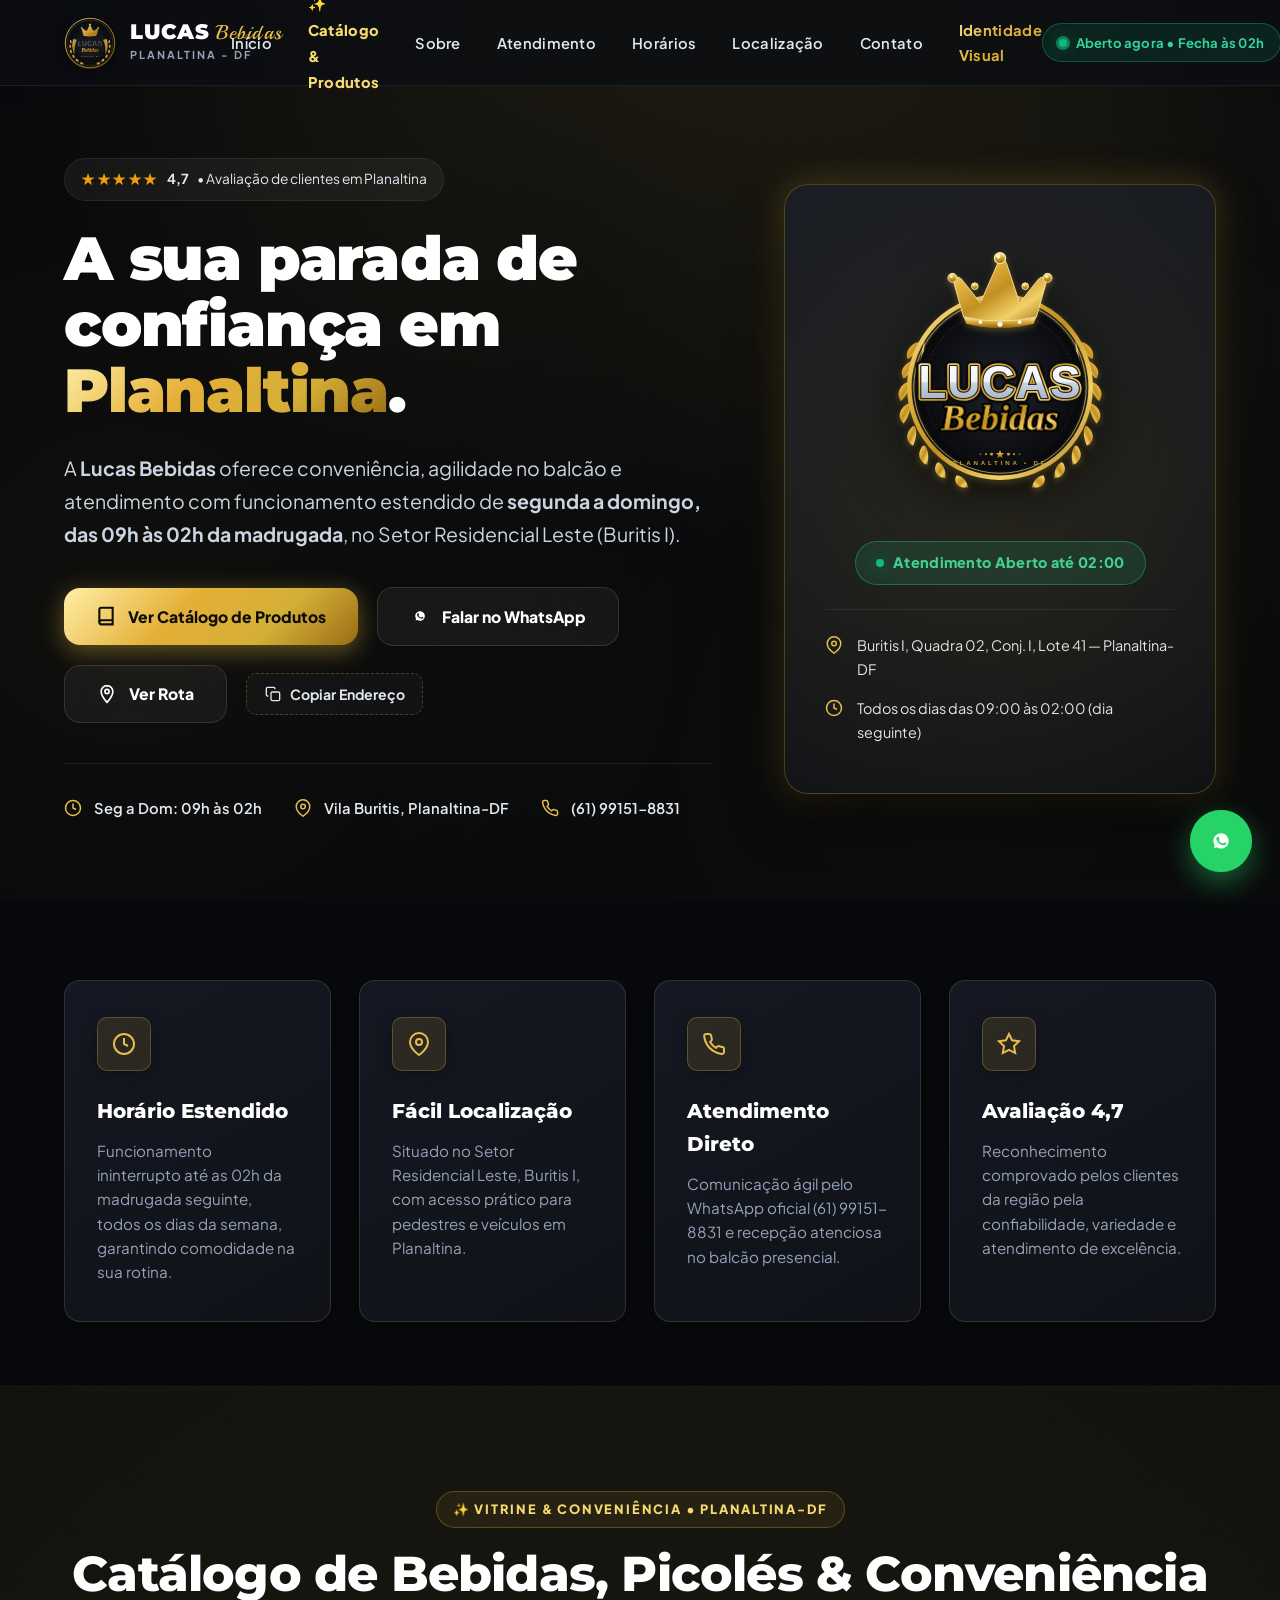
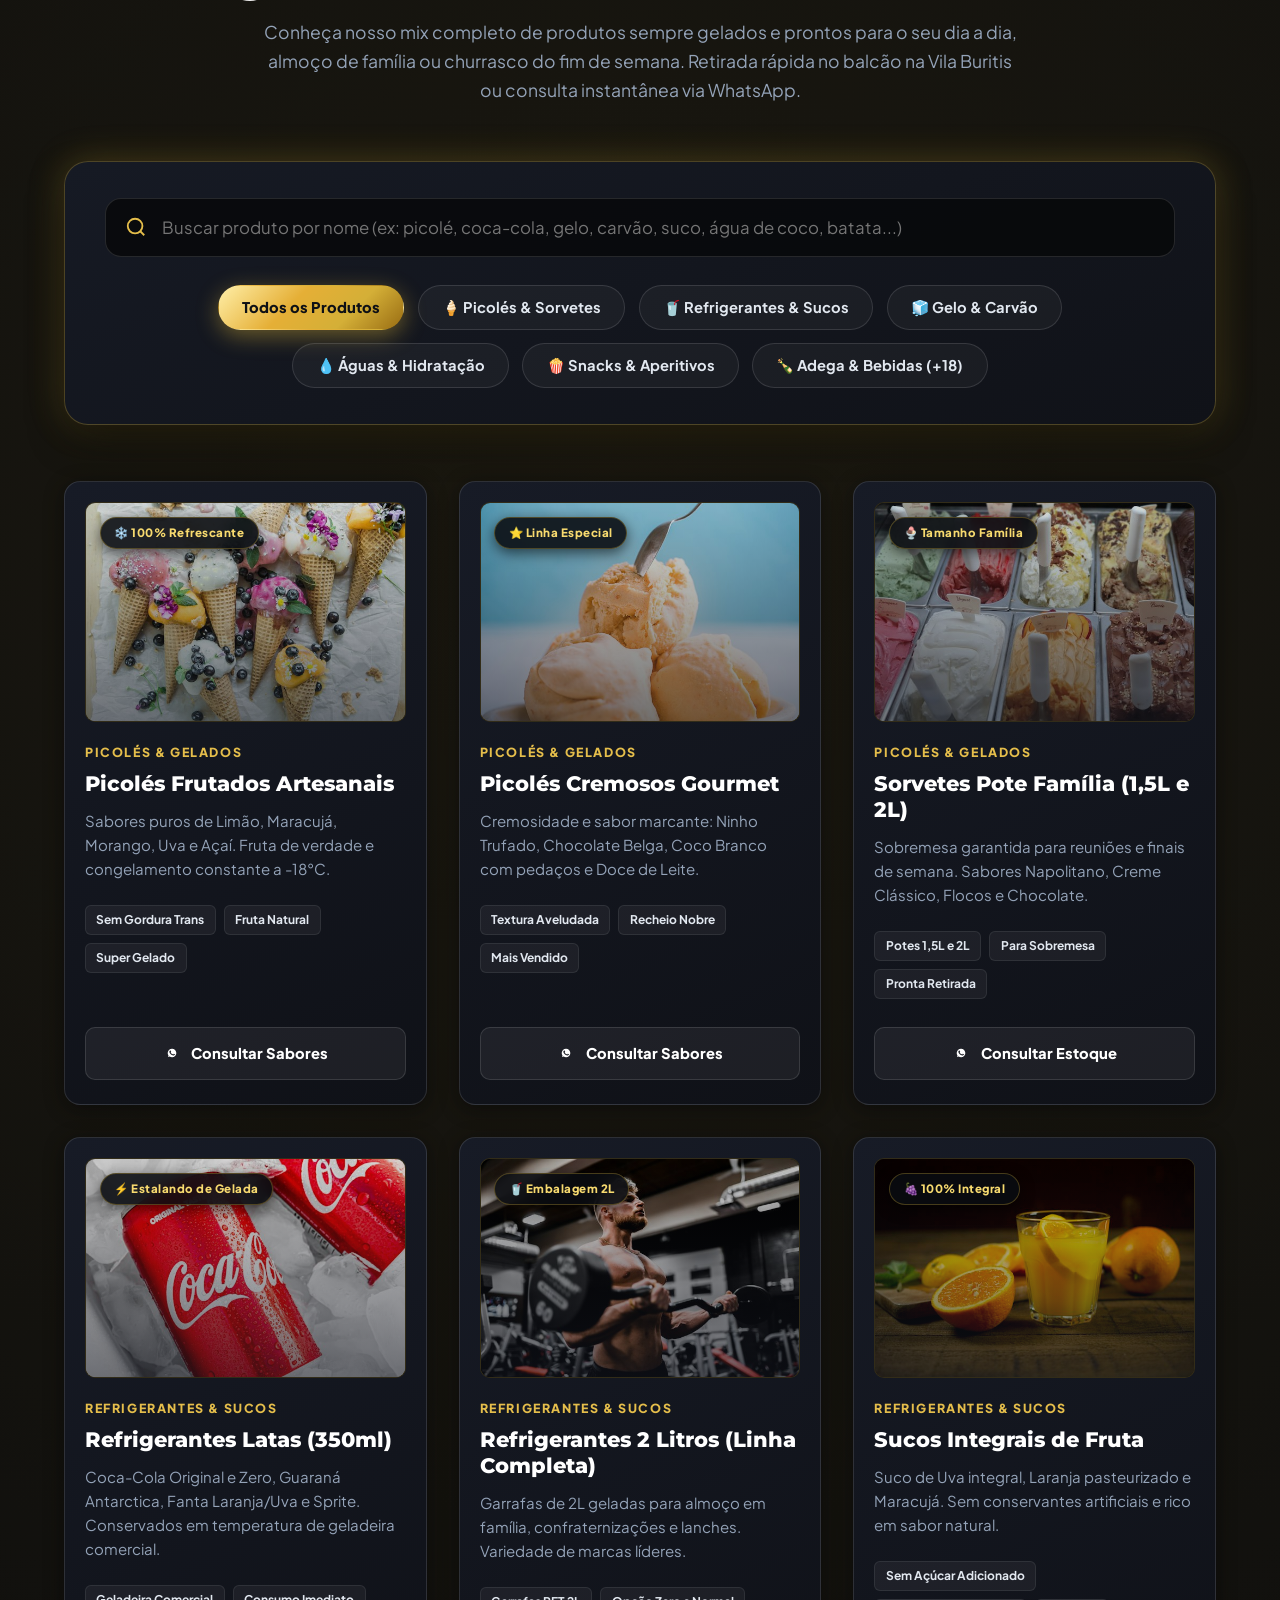
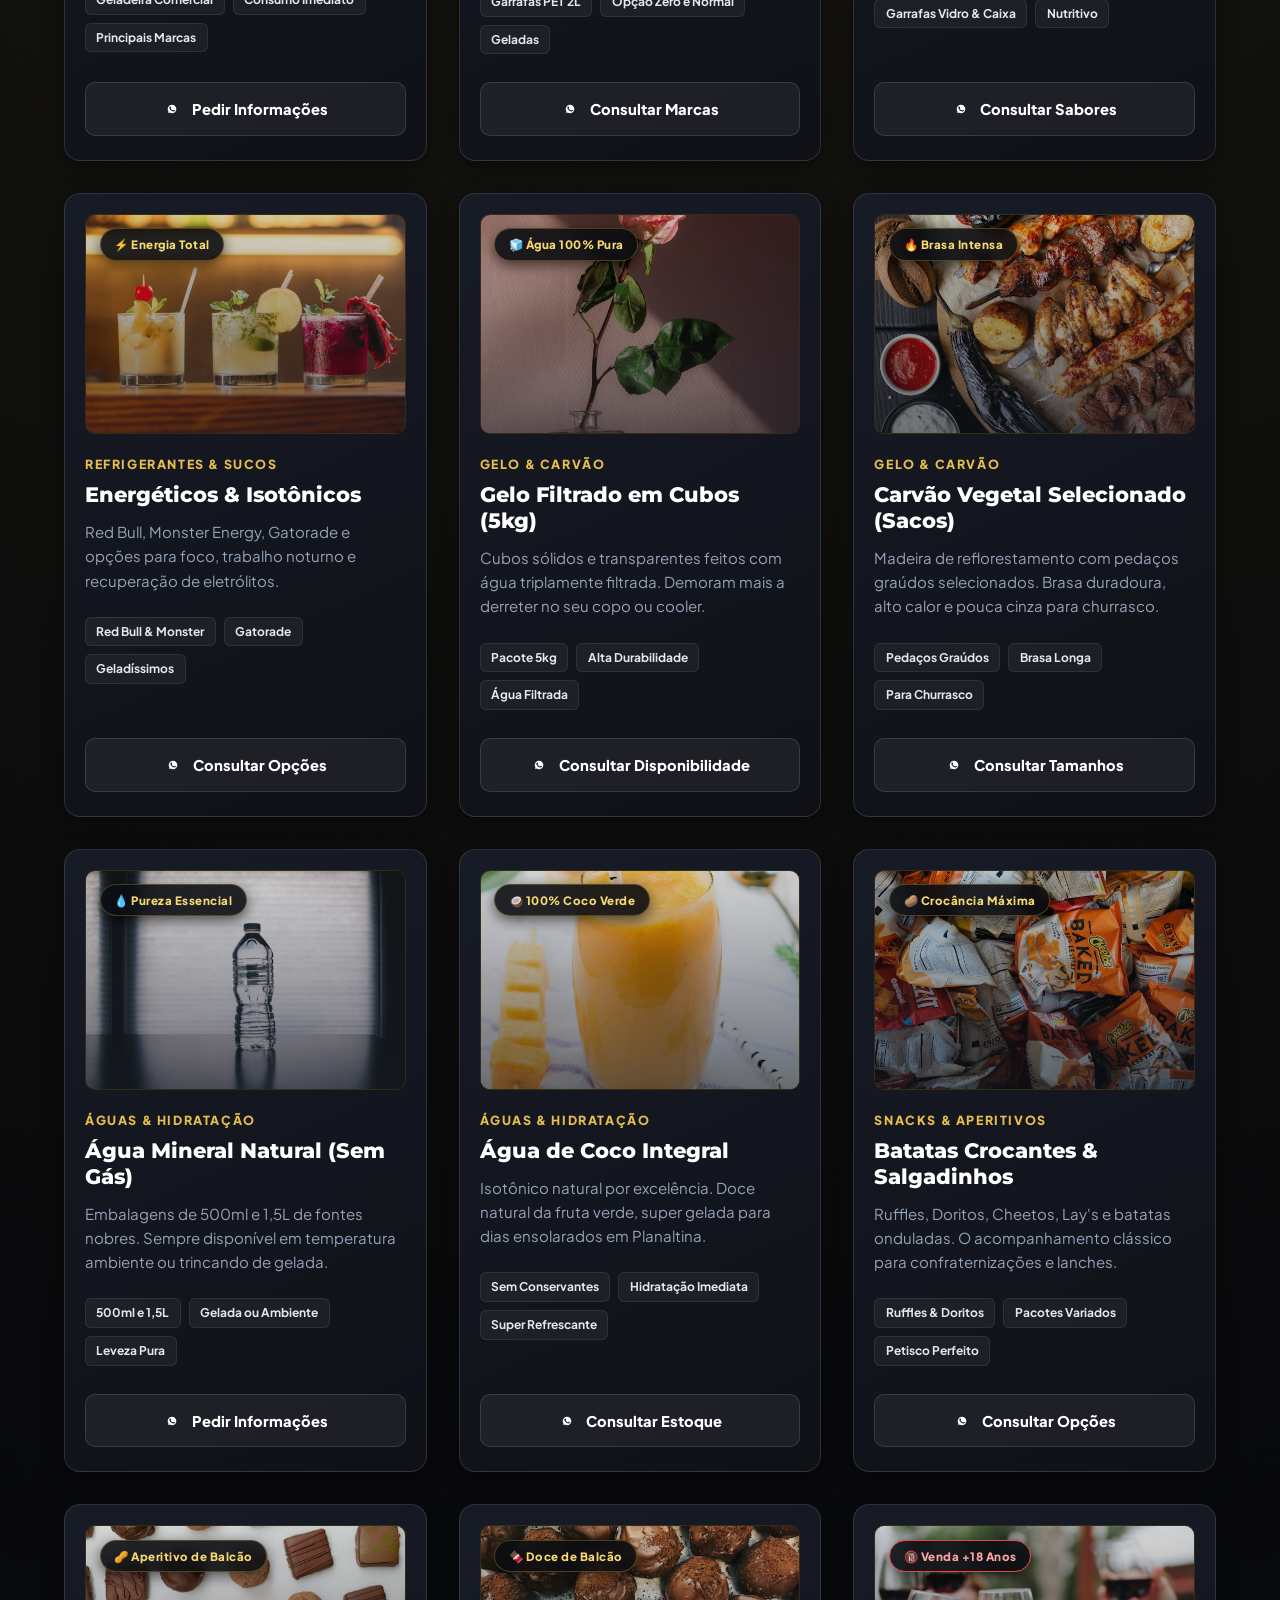
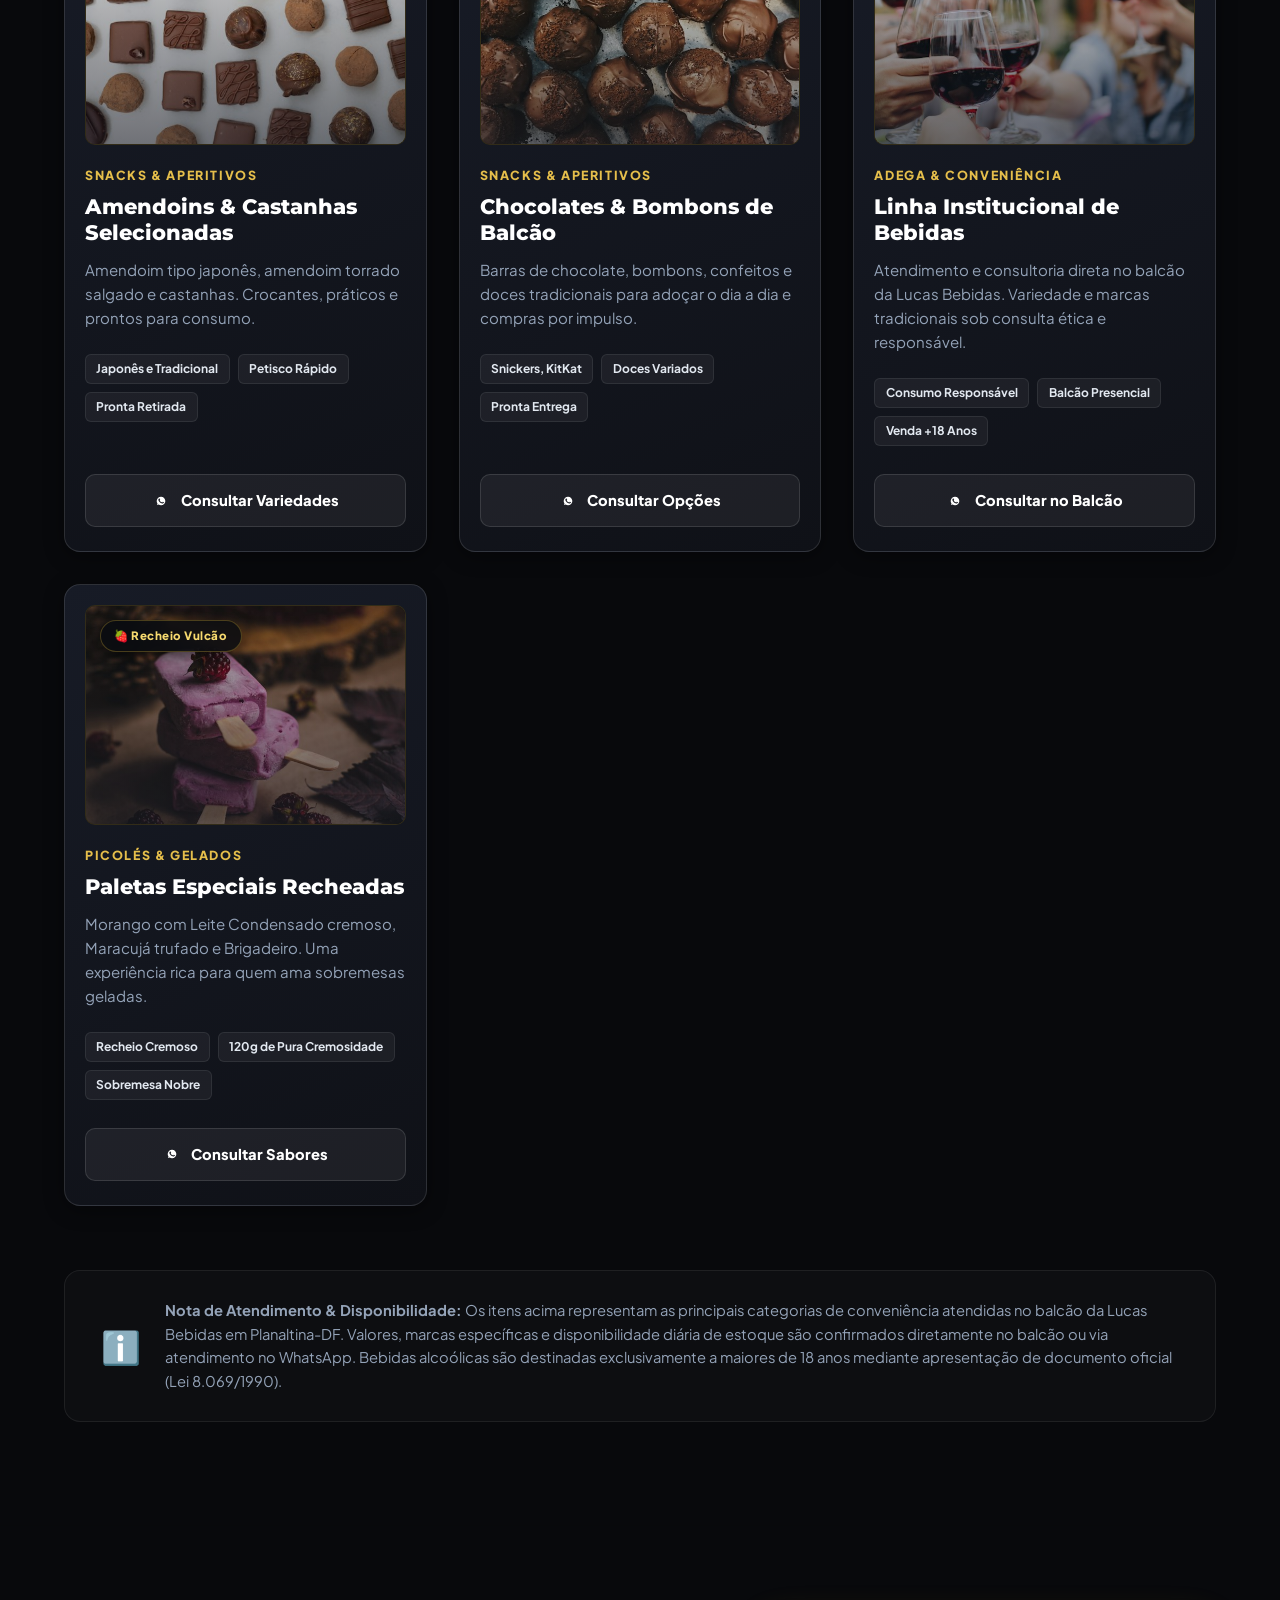
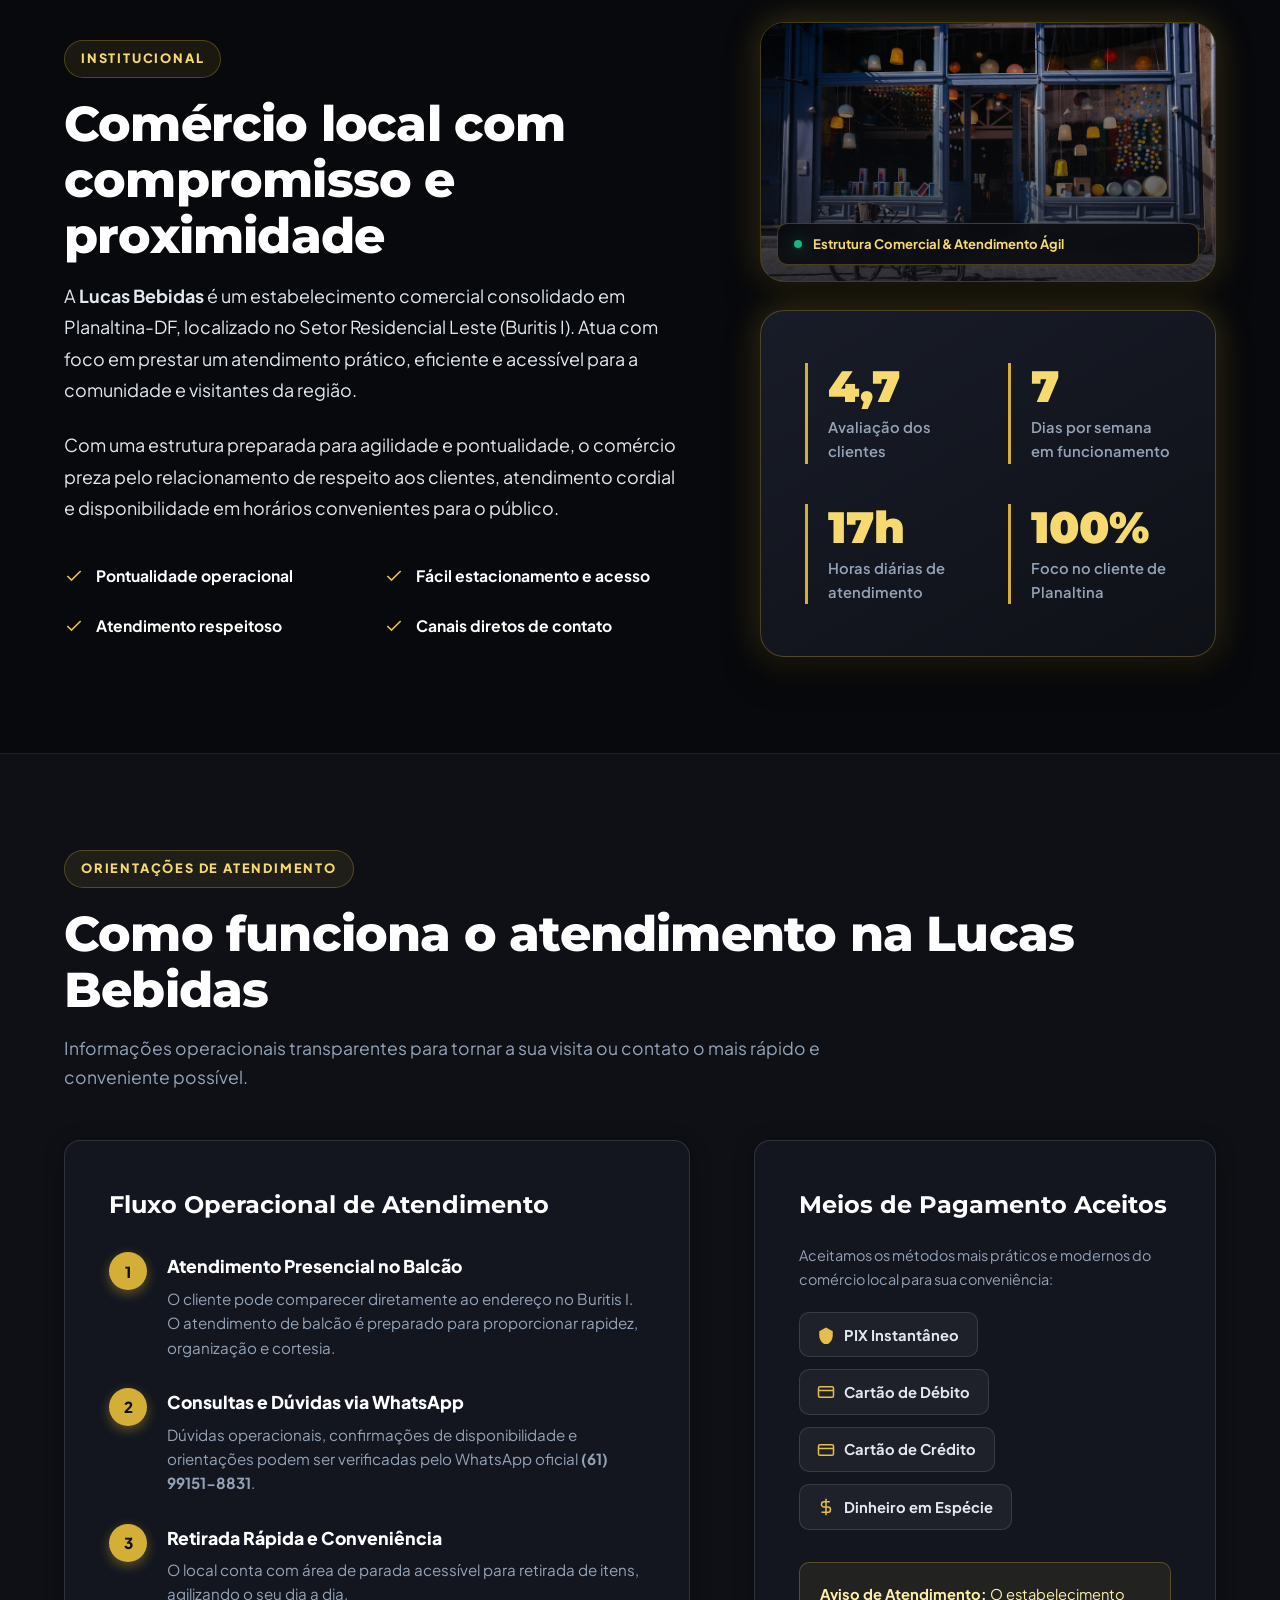
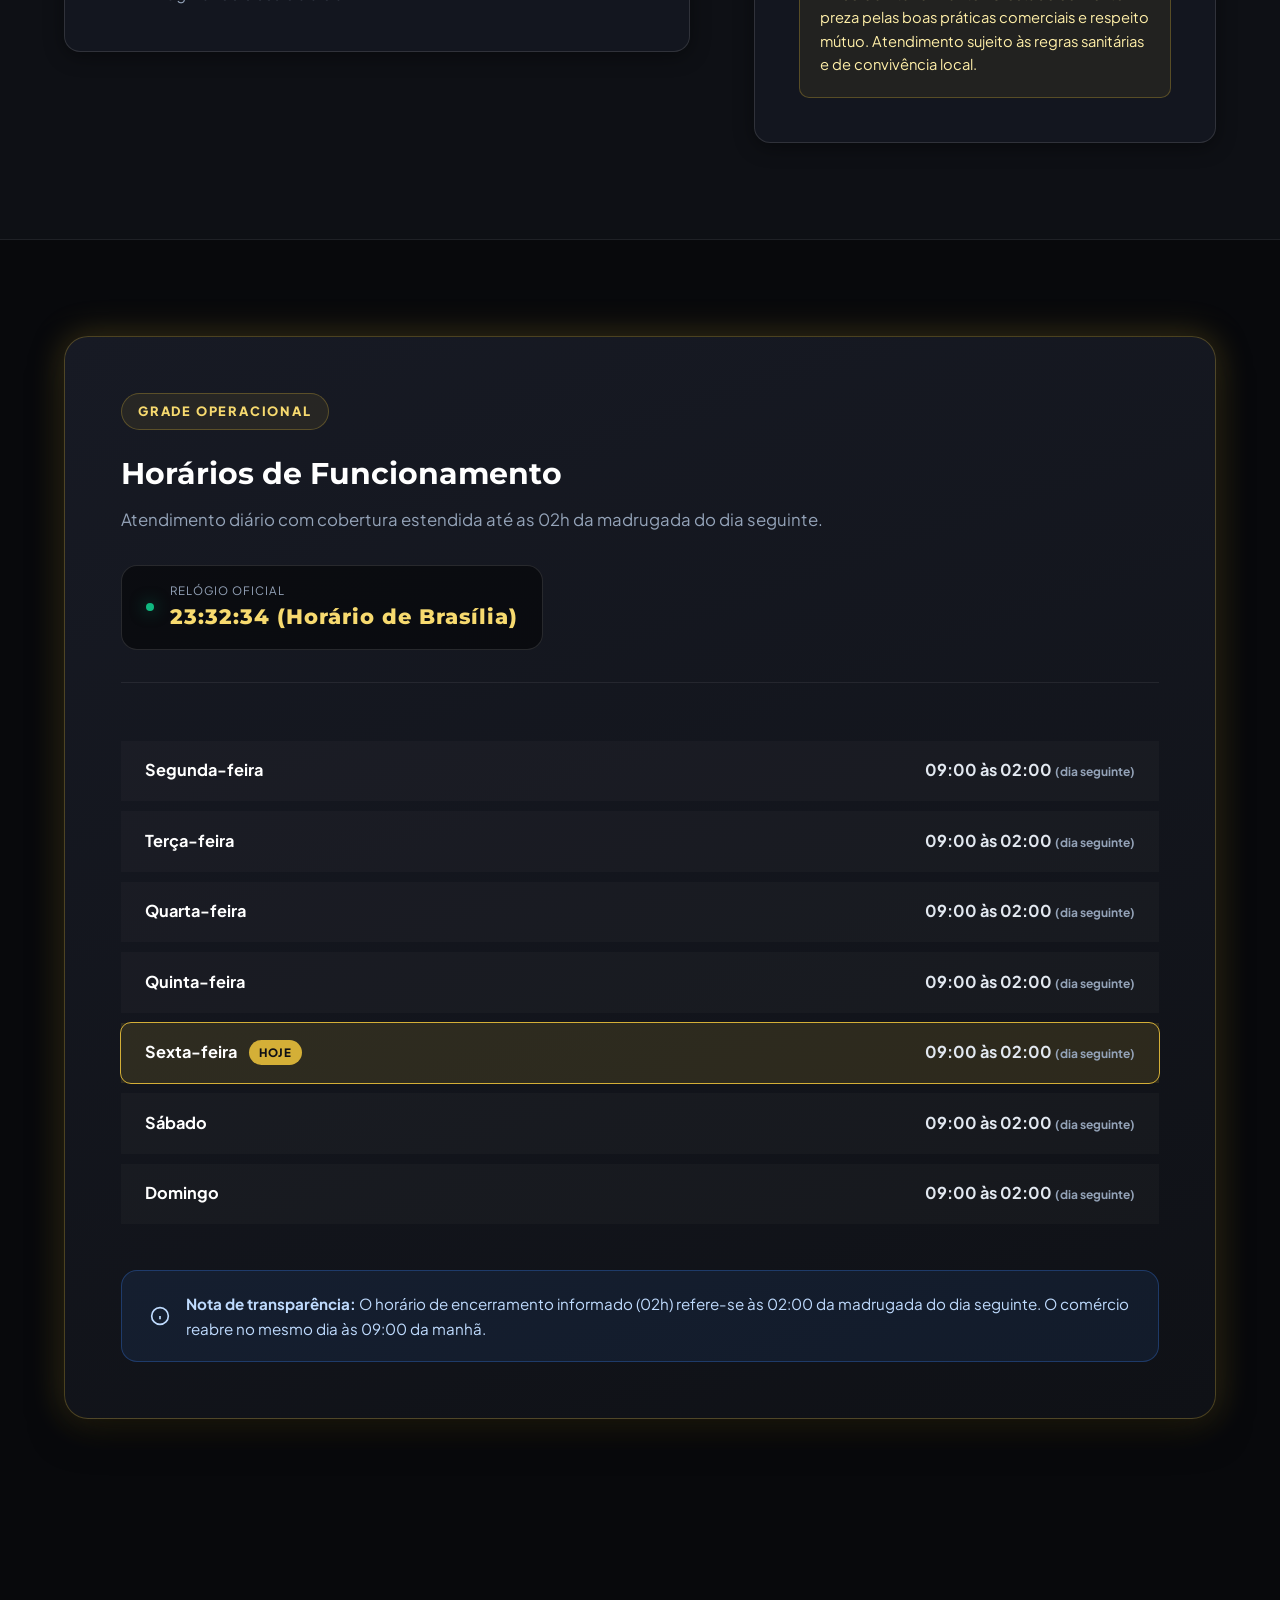
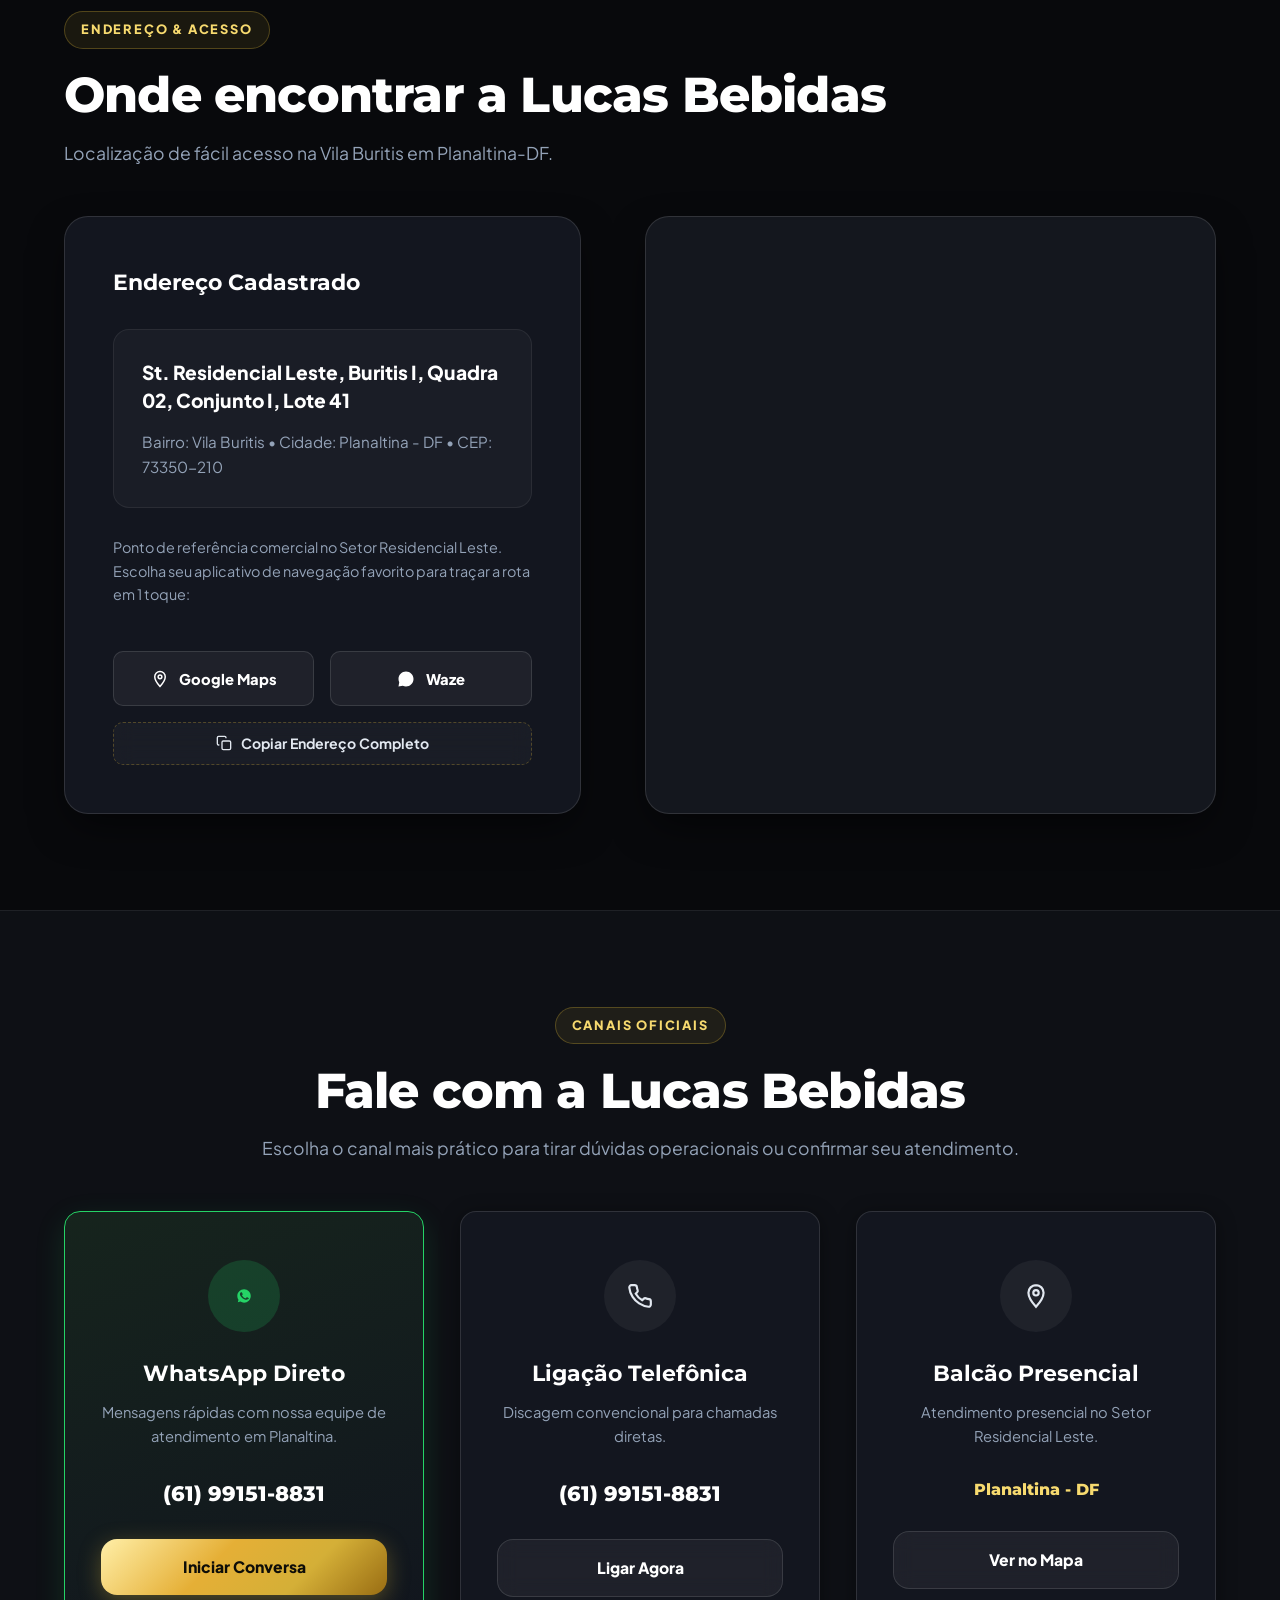
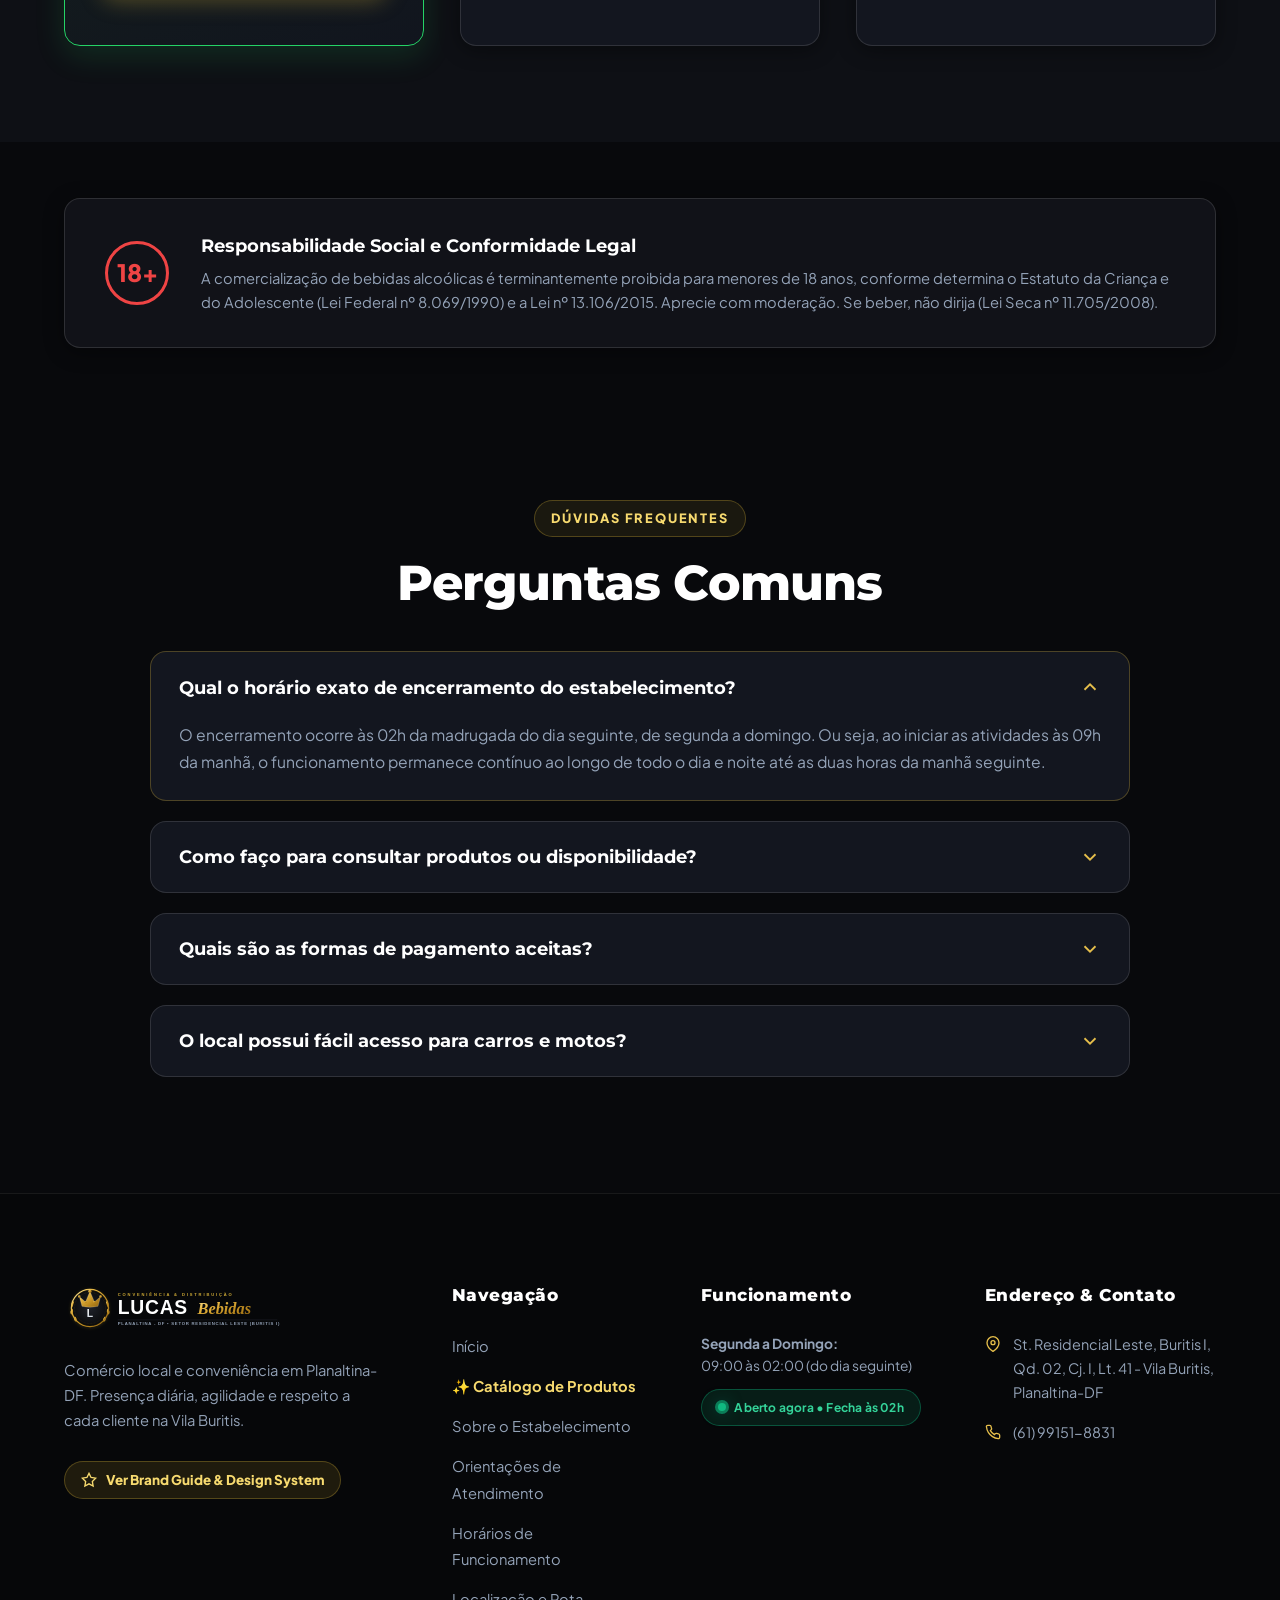
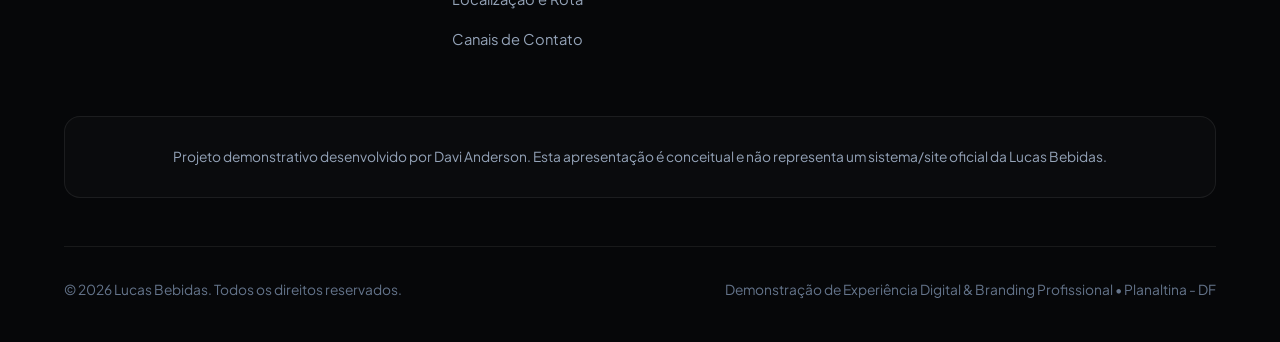
<file: index.html>
<!DOCTYPE html>
<html lang="pt-BR">
<head>
  <meta charset="UTF-8">
  <meta name="viewport" content="width=device-width, initial-scale=1.0">
  <title>Lucas Bebidas — Conveniência e Atendimento Local | Planaltina-DF</title>
  
  <!-- Meta Tags SEO & Descrição -->
  <meta name="description" content="Apresentação institucional e operacional da Lucas Bebidas em Planaltina-DF. Localizada no Setor Residencial Leste (Buritis I). Atendimento todos os dias das 09h às 02h da madrugada.">
  <meta name="keywords" content="Lucas Bebidas, Planaltina DF, Buritis 1, conveniência Planaltina, distribuidora de bebidas Planaltina, Vila Buritis">
  <meta name="author" content="Davi Anderson">
  <meta name="robots" content="index, follow">

  <!-- OpenGraph / Social Sharing -->
  <meta property="og:type" content="business.business">
  <meta property="og:title" content="Lucas Bebidas — Planaltina-DF">
  <meta property="og:description" content="Conveniência e atendimento de confiança na Vila Buritis. Funcionamento estendido das 09h às 02h da madrugada. Avaliação 4,7.">
  <meta property="og:image" content="./assets/images/og-image.svg">
  <meta property="og:url" content="./index.html">

  <!-- Favicon -->
  <link rel="icon" type="image/svg+xml" href="./assets/images/favicon.svg">

  <!-- Fontes do Google -->
  <link rel="preconnect" href="https://fonts.googleapis.com">
  <link rel="preconnect" href="https://fonts.gstatic.com" crossorigin>
  <link href="https://fonts.googleapis.com/css2?family=Montserrat:wght@400;500;600;700;800;900&family=Playball&family=Plus+Jakarta+Sans:wght@400;500;600;700;800&display=swap" rel="stylesheet">

  <!-- Folhas de Estilo -->
  <link rel="stylesheet" href="./assets/css/styles.css">
</head>
<body>

  <!-- =================================================================
       BARRA DE NAVEGAÇÃO / HEADER
       ================================================================= -->
  <header class="site-header" id="siteHeader">
    <div class="container nav-wrapper">
      <!-- Marca / Logo Nav -->
      <a href="#hero" class="brand-link" aria-label="Lucas Bebidas Início">
        <img src="./assets/images/logo-compact.svg" alt="Lucas Bebidas Logo" class="brand-logo-nav" width="46" height="46">
        <div class="brand-title-wrap">
          <span class="brand-name-nav">LUCAS<span>Bebidas</span></span>
          <span class="brand-sub-nav">PLANALTINA - DF</span>
        </div>
      </a>

      <!-- Menu Principal Desktop -->
      <nav aria-label="Navegação Principal">
        <ul class="nav-links" id="navLinks">
          <li><a href="#hero">Início</a></li>
          <li><a href="#catalogo" style="color: var(--gold-300); font-weight: 800;">✨ Catálogo &amp; Produtos</a></li>
          <li><a href="#sobre">Sobre</a></li>
          <li><a href="#atendimento">Atendimento</a></li>
          <li><a href="#horarios">Horários</a></li>
          <li><a href="#localizacao">Localização</a></li>
          <li><a href="#contato">Contato</a></li>
          <li><a href="./brand-guide.html" class="gradient-gold-text" style="font-weight: 700;">Identidade Visual</a></li>
        </ul>
      </nav>

      <!-- Status Dinâmico + CTA WhatsApp -->
      <div class="header-actions">
        <div class="status-pill open dynamic-status-pill" title="Status de atendimento em tempo real">
          <span class="status-dot"></span>
          <span>Aberto agora • Fecha às 02h</span>
        </div>

        <a href="https://wa.me/5561991518831?text=Ol%C3%A1%2C%20gostaria%20de%20informa%C3%A7%C3%B5es%20sobre%20o%20atendimento%20da%20Lucas%20Bebidas!" 
           class="btn-nav-whatsapp" 
           target="_blank" 
           rel="noopener noreferrer" 
           aria-label="Abrir WhatsApp da Lucas Bebidas">
          <svg width="18" height="18" viewBox="0 0 24 24" fill="currentColor">
            <path d="M12.031 6.172c-3.181 0-5.767 2.586-5.768 5.766-.001 1.298.38 2.27 1.019 3.287l-.582 2.128 2.182-.573c.978.58 1.911.928 3.145.929 3.178 0 5.767-2.587 5.768-5.766.001-3.187-2.575-5.77-5.764-5.771zm3.392 8.244c-.144.405-.837.774-1.17.824-.299.045-.677.063-1.092-.069-.252-.08-.575-.187-.988-.365-1.739-.751-2.874-2.502-2.961-2.617-.087-.116-.708-.94-.708-1.793s.448-1.273.607-1.446c.159-.173.346-.217.462-.217l.332.006c.106.005.249-.04.39.298.144.347.491 1.2.534 1.287.043.087.072.188.014.303-.058.116-.087.188-.173.289l-.26.302c-.087.087-.178.182-.077.355.101.173.449.741.964 1.2 1.016.904 1.763 1.002 2.013 1.125.173.087.275.072.376-.043.101-.116.433-.506.549-.679.116-.173.231-.144.39-.087.159.058 1.011.477 1.184.564.173.087.289.13.332.202.043.072.043.419-.101.824z"/>
          </svg>
          <span>WhatsApp</span>
        </a>

        <!-- Botão Menu Mobile -->
        <button class="mobile-toggle" id="mobileMenuToggle" aria-label="Abrir menu de navegação" aria-expanded="false">
          <span></span>
          <span></span>
          <span></span>
        </button>
      </div>
    </div>
  </header>

  <!-- =================================================================
       SEÇÃO HERO
       ================================================================= -->
  <section class="hero-section" id="hero">
    <div class="container hero-grid">
      <!-- Coluna de Texto e Apresentação -->
      <div class="hero-content">
        <div class="rating-badge">
          <span class="rating-stars">★★★★★</span>
          <strong>4,7</strong>
          <span>• Avaliação de clientes em Planaltina</span>
        </div>

        <h1 class="hero-headline">
          A sua parada de confiança em <span class="gradient-gold-text">Planaltina</span>.
        </h1>

        <p class="hero-description">
          A <strong>Lucas Bebidas</strong> oferece conveniência, agilidade no balcão e atendimento com funcionamento estendido de <strong>segunda a domingo, das 09h às 02h da madrugada</strong>, no Setor Residencial Leste (Buritis I).
        </p>

        <!-- Ações Principais -->
        <div class="hero-actions">
          <a href="#catalogo" 
             class="btn btn-gold" 
             style="box-shadow: 0 6px 24px rgba(212, 175, 55, 0.45);">
            <svg width="20" height="20" viewBox="0 0 24 24" fill="none" stroke="currentColor" stroke-width="2.5">
              <path d="M4 19.5A2.5 2.5 0 0 1 6.5 17H20"></path>
              <path d="M6.5 2H20v20H6.5A2.5 2.5 0 0 1 4 19.5v-15A2.5 2.5 0 0 1 6.5 2z"></path>
            </svg>
            <span>Ver Catálogo de Produtos</span>
          </a>

          <a href="https://wa.me/5561991518831?text=Ol%C3%A1%2C%20gostaria%20de%20informa%C3%A7%C3%B5es%20sobre%20o%20atendimento%20da%20Lucas%20Bebidas!" 
             class="btn btn-outline" 
             target="_blank" 
             rel="noopener noreferrer">
            <svg width="20" height="20" viewBox="0 0 24 24" fill="currentColor">
              <path d="M12.031 6.172c-3.181 0-5.767 2.586-5.768 5.766-.001 1.298.38 2.27 1.019 3.287l-.582 2.128 2.182-.573c.978.58 1.911.928 3.145.929 3.178 0 5.767-2.587 5.768-5.766.001-3.187-2.575-5.77-5.764-5.771zm3.392 8.244c-.144.405-.837.774-1.17.824-.299.045-.677.063-1.092-.069-.252-.08-.575-.187-.988-.365-1.739-.751-2.874-2.502-2.961-2.617-.087-.116-.708-.94-.708-1.793s.448-1.273.607-1.446c.159-.173.346-.217.462-.217l.332.006c.106.005.249-.04.39.298.144.347.491 1.2.534 1.287.043.087.072.188.014.303-.058.116-.087.188-.173.289l-.26.302c-.087.087-.178.182-.077.355.101.173.449.741.964 1.2 1.016.904 1.763 1.002 2.013 1.125.173.087.275.072.376-.043.101-.116.433-.506.549-.679.116-.173.231-.144.39-.087.159.058 1.011.477 1.184.564.173.087.289.13.332.202.043.072.043.419-.101.824z"/>
            </svg>
            <span>Falar no WhatsApp</span>
          </a>

          <a href="https://www.google.com/maps/search/?api=1&query=St.+Residencial+Leste,+Buritis+I,+Quadra+02,+Conjunto+I,+Lote+41,+Planaltina+-+DF,+73350-210" 
             class="btn btn-outline" 
             target="_blank" 
             rel="noopener noreferrer">
            <svg width="20" height="20" viewBox="0 0 24 24" fill="none" stroke="currentColor" stroke-width="2">
              <path d="M12 2C8.13 2 5 5.13 5 9c0 5.25 7 13 7 13s7-7.75 7-13c0-3.87-3.13-7-7-7z"/>
              <circle cx="12" cy="9" r="2.5"/>
            </svg>
            <span>Ver Rota</span>
          </a>

          <button class="btn-copy-address" type="button" title="Copiar endereço completo">
            <svg width="16" height="16" viewBox="0 0 24 24" fill="none" stroke="currentColor" stroke-width="2">
              <rect x="9" y="9" width="13" height="13" rx="2" ry="2"></rect>
              <path d="M5 15H4a2 2 0 0 1-2-2V4a2 2 0 0 1 2-2h9a2 2 0 0 1 2 2v1"></path>
            </svg>
            <span>Copiar Endereço</span>
          </button>
        </div>

        <!-- Indicadores Rápidos -->
        <div class="hero-badges-row">
          <div class="hero-mini-feature">
            <svg width="18" height="18" viewBox="0 0 24 24" fill="none" stroke="currentColor" stroke-width="2">
              <circle cx="12" cy="12" r="10"></circle>
              <polyline points="12 6 12 12 16 14"></polyline>
            </svg>
            <span>Seg a Dom: 09h às 02h</span>
          </div>
          <div class="hero-mini-feature">
            <svg width="18" height="18" viewBox="0 0 24 24" fill="none" stroke="currentColor" stroke-width="2">
              <path d="M21 10c0 7-9 13-9 13s-9-6-9-13a9 9 0 0 1 18 0z"></path>
              <circle cx="12" cy="10" r="3"></circle>
            </svg>
            <span>Vila Buritis, Planaltina-DF</span>
          </div>
          <div class="hero-mini-feature">
            <svg width="18" height="18" viewBox="0 0 24 24" fill="none" stroke="currentColor" stroke-width="2">
              <path d="M22 16.92v3a2 2 0 0 1-2.18 2 19.79 19.79 0 0 1-8.63-3.07 19.5 19.5 0 0 1-6-6 19.79 19.79 0 0 1-3.07-8.67A2 2 0 0 1 4.11 2h3a2 2 0 0 1 2 1.72 12.84 12.84 0 0 0 .7 2.81 2 2 0 0 1-.45 2.11L8.09 9.91a16 16 0 0 0 6 6l1.27-1.27a2 2 0 0 1 2.11-.45 12.84 12.84 0 0 0 2.81.7A2 2 0 0 1 22 16.92z"></path>
            </svg>
            <span>(61) 99151-8831</span>
          </div>
        </div>
      </div>

      <!-- Coluna Visual / Card Showcase -->
      <div class="hero-visual-col">
        <div class="hero-card-display">
          <img src="./assets/images/logo-main.svg" alt="Lucas Bebidas Emblema Modernizado" class="hero-logo-img">
          
          <div class="hero-card-status dynamic-hero-status">
            <span class="status-dot"></span>
            <span>Atendimento Aberto até 02:00</span>
          </div>

          <div class="hero-card-info">
            <div class="hero-info-item">
              <svg width="18" height="18" viewBox="0 0 24 24" fill="none" stroke="currentColor" stroke-width="2">
                <path d="M21 10c0 7-9 13-9 13s-9-6-9-13a9 9 0 0 1 18 0z"></path>
                <circle cx="12" cy="10" r="3"></circle>
              </svg>
              <span>Buritis I, Quadra 02, Conj. I, Lote 41 — Planaltina-DF</span>
            </div>
            <div class="hero-info-item">
              <svg width="18" height="18" viewBox="0 0 24 24" fill="none" stroke="currentColor" stroke-width="2">
                <circle cx="12" cy="12" r="10"></circle>
                <polyline points="12 6 12 12 16 14"></polyline>
              </svg>
              <span>Todos os dias das 09:00 às 02:00 (dia seguinte)</span>
            </div>
          </div>
        </div>
      </div>
    </div>
  </section>

  <!-- =================================================================
       DESTAQUES / CARDS OPERACIONAIS
       ================================================================= -->
  <section class="section-highlights">
    <div class="container">
      <div class="highlights-grid">
        <!-- Card 1 -->
        <div class="highlight-card">
          <div class="card-icon-box">
            <svg width="24" height="24" viewBox="0 0 24 24" fill="none" stroke="currentColor" stroke-width="2">
              <circle cx="12" cy="12" r="10"></circle>
              <polyline points="12 6 12 12 16 14"></polyline>
            </svg>
          </div>
          <h3 class="highlight-title">Horário Estendido</h3>
          <p class="highlight-desc">
            Funcionamento ininterrupto até as 02h da madrugada seguinte, todos os dias da semana, garantindo comodidade na sua rotina.
          </p>
        </div>

        <!-- Card 2 -->
        <div class="highlight-card">
          <div class="card-icon-box">
            <svg width="24" height="24" viewBox="0 0 24 24" fill="none" stroke="currentColor" stroke-width="2">
              <path d="M21 10c0 7-9 13-9 13s-9-6-9-13a9 9 0 0 1 18 0z"></path>
              <circle cx="12" cy="10" r="3"></circle>
            </svg>
          </div>
          <h3 class="highlight-title">Fácil Localização</h3>
          <p class="highlight-desc">
            Situado no Setor Residencial Leste, Buritis I, com acesso prático para pedestres e veículos em Planaltina.
          </p>
        </div>

        <!-- Card 3 -->
        <div class="highlight-card">
          <div class="card-icon-box">
            <svg width="24" height="24" viewBox="0 0 24 24" fill="none" stroke="currentColor" stroke-width="2">
              <path d="M22 16.92v3a2 2 0 0 1-2.18 2 19.79 19.79 0 0 1-8.63-3.07 19.5 19.5 0 0 1-6-6 19.79 19.79 0 0 1-3.07-8.67A2 2 0 0 1 4.11 2h3a2 2 0 0 1 2 1.72 12.84 12.84 0 0 0 .7 2.81 2 2 0 0 1-.45 2.11L8.09 9.91a16 16 0 0 0 6 6l1.27-1.27a2 2 0 0 1 2.11-.45 12.84 12.84 0 0 0 2.81.7A2 2 0 0 1 22 16.92z"></path>
            </svg>
          </div>
          <h3 class="highlight-title">Atendimento Direto</h3>
          <p class="highlight-desc">
            Comunicação ágil pelo WhatsApp oficial (61) 99151-8831 e recepção atenciosa no balcão presencial.
          </p>
        </div>

        <!-- Card 4 -->
        <div class="highlight-card">
          <div class="card-icon-box">
            <svg width="24" height="24" viewBox="0 0 24 24" fill="none" stroke="currentColor" stroke-width="2">
              <polygon points="12 2 15.09 8.26 22 9.27 17 14.14 18.18 21.02 12 17.77 5.82 21.02 7 14.14 2 9.27 8.91 8.26 12 2"></polygon>
            </svg>
          </div>
          <h3 class="highlight-title">Avaliação 4,7</h3>
          <p class="highlight-desc">
            Reconhecimento comprovado pelos clientes da região pela confiabilidade, variedade e atendimento de excelência.
          </p>
        </div>
      </div>
    </div>
  </section>

  <!-- =================================================================
       SEÇÃO CATÁLOGO & VITRINE DE CONVENIÊNCIA
       ================================================================= -->
  <section class="section-catalogo" id="catalogo">
    <div class="container">
      <div class="catalogo-header-wrap">
        <span class="section-tag">✨ Vitrine &amp; Conveniência • Planaltina-DF</span>
        <h2 class="section-title">Catálogo de Bebidas, Picolés &amp; Conveniência</h2>
        <p class="section-subtitle" style="margin-left: auto; margin-right: auto;">
          Conheça nosso mix completo de produtos sempre gelados e prontos para o seu dia a dia, almoço de família ou churrasco do fim de semana. Retirada rápida no balcão na Vila Buritis ou consulta instantânea via WhatsApp.
        </p>
      </div>

      <!-- Barra de Pesquisa e Filtros por Categoria -->
      <div class="catalogo-controls-box">
        <div class="catalogo-search-row">
          <svg class="catalogo-search-icon" width="22" height="22" viewBox="0 0 24 24" fill="none" stroke="currentColor" stroke-width="2">
            <circle cx="11" cy="11" r="8"></circle>
            <line x1="21" y1="21" x2="16.65" y2="16.65"></line>
          </svg>
          <input type="text" id="catalogoSearchInput" class="catalogo-search-input" placeholder="Buscar produto por nome (ex: picolé, coca-cola, gelo, carvão, suco, água de coco, batata...)">
        </div>

        <div class="catalogo-tabs-wrap">
          <button class="catalogo-tab-btn active" data-filter="all" type="button">
            <span>Todos os Produtos</span>
          </button>
          <button class="catalogo-tab-btn" data-filter="picoles" type="button">
            <span>🍦 Picolés &amp; Sorvetes</span>
          </button>
          <button class="catalogo-tab-btn" data-filter="refris" type="button">
            <span>🥤 Refrigerantes &amp; Sucos</span>
          </button>
          <button class="catalogo-tab-btn" data-filter="gelo-carvao" type="button">
            <span>🧊 Gelo &amp; Carvão</span>
          </button>
          <button class="catalogo-tab-btn" data-filter="aguas" type="button">
            <span>💧 Águas &amp; Hidratação</span>
          </button>
          <button class="catalogo-tab-btn" data-filter="snacks" type="button">
            <span>🍿 Snacks &amp; Aperitivos</span>
          </button>
          <button class="catalogo-tab-btn" data-filter="bebidas" type="button">
            <span>🍾 Adega &amp; Bebidas (+18)</span>
          </button>
        </div>
      </div>

      <!-- Grid de Produtos Widescreen -->
      <div class="catalogo-grid" id="catalogoGrid">

        <!-- 1. Picolé Frutado -->
        <div class="product-card" data-category="picoles">
          <div>
            <div class="product-img-wrap">
              <img src="./assets/images/products/picoles-frutas.jpg" alt="Picolés Frutados Artesanais" class="product-img" loading="lazy">
              <div class="product-img-overlay"></div>
              <span class="product-badge-pill">❄️ 100% Refrescante</span>
            </div>
            <div class="product-cat-tag">Picolés &amp; Gelados</div>
            <h3 class="product-title">Picolés Frutados Artesanais</h3>
            <p class="product-desc">Sabores puros de Limão, Maracujá, Morango, Uva e Açaí. Fruta de verdade e congelamento constante a -18°C.</p>
            <div class="product-tags-row">
              <span class="product-micro-tag">Sem Gordura Trans</span>
              <span class="product-micro-tag">Fruta Natural</span>
              <span class="product-micro-tag">Super Gelado</span>
            </div>
          </div>
          <a href="https://wa.me/5561991518831?text=Ol%C3%A1%2C%20gostaria%20de%20consultar%20a%20disponibilidade%20de%20Picol%C3%A9s%20Frutados%20na%20Lucas%20Bebidas!" class="btn-product-wa" target="_blank" rel="noopener noreferrer">
            <svg width="18" height="18" viewBox="0 0 24 24" fill="currentColor"><path d="M12.031 6.172c-3.181 0-5.767 2.586-5.768 5.766-.001 1.298.38 2.27 1.019 3.287l-.582 2.128 2.182-.573c.978.58 1.911.928 3.145.929 3.178 0 5.767-2.587 5.768-5.766.001-3.187-2.575-5.77-5.764-5.771zm3.392 8.244c-.144.405-.837.774-1.17.824-.299.045-.677.063-1.092-.069-.252-.08-.575-.187-.988-.365-1.739-.751-2.874-2.502-2.961-2.617-.087-.116-.708-.94-.708-1.793s.448-1.273.607-1.446c.159-.173.346-.217.462-.217l.332.006c.106.005.249-.04.39.298.144.347.491 1.2.534 1.287.043.087.072.188.014.303-.058.116-.087.188-.173.289l-.26.302c-.087.087-.178.182-.077.355.101.173.449.741.964 1.2 1.016.904 1.763 1.002 2.013 1.125.173.087.275.072.376-.043.101-.116.433-.506.549-.679.116-.173.231-.144.39-.087.159.058 1.011.477 1.184.564.173.087.289.13.332.202.043.072.043.419-.101.824z"/></svg>
            <span>Consultar Sabores</span>
          </a>
        </div>

        <!-- 2. Picolé Cremoso Especial -->
        <div class="product-card" data-category="picoles">
          <div>
            <div class="product-img-wrap">
              <img src="./assets/images/products/picoles-cremosos.jpg" alt="Picolés Cremosos Gourmet" class="product-img" loading="lazy">
              <div class="product-img-overlay"></div>
              <span class="product-badge-pill">⭐ Linha Especial</span>
            </div>
            <div class="product-cat-tag">Picolés &amp; Gelados</div>
            <h3 class="product-title">Picolés Cremosos Gourmet</h3>
            <p class="product-desc">Cremosidade e sabor marcante: Ninho Trufado, Chocolate Belga, Coco Branco com pedaços e Doce de Leite.</p>
            <div class="product-tags-row">
              <span class="product-micro-tag">Textura Aveludada</span>
              <span class="product-micro-tag">Recheio Nobre</span>
              <span class="product-micro-tag">Mais Vendido</span>
            </div>
          </div>
          <a href="https://wa.me/5561991518831?text=Ol%C3%A1%2C%20gostaria%20de%20consultar%20a%20disponibilidade%20de%20Picol%C3%A9s%20Cremosos%20na%20Lucas%20Bebidas!" class="btn-product-wa" target="_blank" rel="noopener noreferrer">
            <svg width="18" height="18" viewBox="0 0 24 24" fill="currentColor"><path d="M12.031 6.172c-3.181 0-5.767 2.586-5.768 5.766-.001 1.298.38 2.27 1.019 3.287l-.582 2.128 2.182-.573c.978.58 1.911.928 3.145.929 3.178 0 5.767-2.587 5.768-5.766.001-3.187-2.575-5.77-5.764-5.771zm3.392 8.244c-.144.405-.837.774-1.17.824-.299.045-.677.063-1.092-.069-.252-.08-.575-.187-.988-.365-1.739-.751-2.874-2.502-2.961-2.617-.087-.116-.708-.94-.708-1.793s.448-1.273.607-1.446c.159-.173.346-.217.462-.217l.332.006c.106.005.249-.04.39.298.144.347.491 1.2.534 1.287.043.087.072.188.014.303-.058.116-.087.188-.173.289l-.26.302c-.087.087-.178.182-.077.355.101.173.449.741.964 1.2 1.016.904 1.763 1.002 2.013 1.125.173.087.275.072.376-.043.101-.116.433-.506.549-.679.116-.173.231-.144.39-.087.159.058 1.011.477 1.184.564.173.087.289.13.332.202.043.072.043.419-.101.824z"/></svg>
            <span>Consultar Sabores</span>
          </a>
        </div>

        <!-- 3. Sorvete Pote Família -->
        <div class="product-card" data-category="picoles">
          <div>
            <div class="product-img-wrap">
              <img src="./assets/images/products/sorvetes-pote.jpg" alt="Sorvetes Pote Família" class="product-img" loading="lazy">
              <div class="product-img-overlay"></div>
              <span class="product-badge-pill">🍨 Tamanho Família</span>
            </div>
            <div class="product-cat-tag">Picolés &amp; Gelados</div>
            <h3 class="product-title">Sorvetes Pote Família (1,5L e 2L)</h3>
            <p class="product-desc">Sobremesa garantida para reuniões e finais de semana. Sabores Napolitano, Creme Clássico, Flocos e Chocolate.</p>
            <div class="product-tags-row">
              <span class="product-micro-tag">Potes 1,5L e 2L</span>
              <span class="product-micro-tag">Para Sobremesa</span>
              <span class="product-micro-tag">Pronta Retirada</span>
            </div>
          </div>
          <a href="https://wa.me/5561991518831?text=Ol%C3%A1%2C%20gostaria%20de%20consultar%20a%20disponibilidade%20de%20Potes%20de%20Sorvete%20na%20Lucas%20Bebidas!" class="btn-product-wa" target="_blank" rel="noopener noreferrer">
            <svg width="18" height="18" viewBox="0 0 24 24" fill="currentColor"><path d="M12.031 6.172c-3.181 0-5.767 2.586-5.768 5.766-.001 1.298.38 2.27 1.019 3.287l-.582 2.128 2.182-.573c.978.58 1.911.928 3.145.929 3.178 0 5.767-2.587 5.768-5.766.001-3.187-2.575-5.77-5.764-5.771zm3.392 8.244c-.144.405-.837.774-1.17.824-.299.045-.677.063-1.092-.069-.252-.08-.575-.187-.988-.365-1.739-.751-2.874-2.502-2.961-2.617-.087-.116-.708-.94-.708-1.793s.448-1.273.607-1.446c.159-.173.346-.217.462-.217l.332.006c.106.005.249-.04.39.298.144.347.491 1.2.534 1.287.043.087.072.188.014.303-.058.116-.087.188-.173.289l-.26.302c-.087.087-.178.182-.077.355.101.173.449.741.964 1.2 1.016.904 1.763 1.002 2.013 1.125.173.087.275.072.376-.043.101-.116.433-.506.549-.679.116-.173.231-.144.39-.087.159.058 1.011.477 1.184.564.173.087.289.13.332.202.043.072.043.419-.101.824z"/></svg>
            <span>Consultar Estoque</span>
          </a>
        </div>

        <!-- 4. Refrigerantes Latas 350ml -->
        <div class="product-card" data-category="refris">
          <div>
            <div class="product-img-wrap">
              <img src="./assets/images/products/refris-lata.jpg" alt="Refrigerantes Latas 350ml" class="product-img" loading="lazy">
              <div class="product-img-overlay"></div>
              <span class="product-badge-pill">⚡ Estalando de Gelada</span>
            </div>
            <div class="product-cat-tag">Refrigerantes &amp; Sucos</div>
            <h3 class="product-title">Refrigerantes Latas (350ml)</h3>
            <p class="product-desc">Coca-Cola Original e Zero, Guaraná Antarctica, Fanta Laranja/Uva e Sprite. Conservados em temperatura de geladeira comercial.</p>
            <div class="product-tags-row">
              <span class="product-micro-tag">Geladeira Comercial</span>
              <span class="product-micro-tag">Consumo Imediato</span>
              <span class="product-micro-tag">Principais Marcas</span>
            </div>
          </div>
          <a href="https://wa.me/5561991518831?text=Ol%C3%A1%2C%20gostaria%20de%20consultar%20Refrigerantes%20Lata%20na%20Lucas%20Bebidas!" class="btn-product-wa" target="_blank" rel="noopener noreferrer">
            <svg width="18" height="18" viewBox="0 0 24 24" fill="currentColor"><path d="M12.031 6.172c-3.181 0-5.767 2.586-5.768 5.766-.001 1.298.38 2.27 1.019 3.287l-.582 2.128 2.182-.573c.978.58 1.911.928 3.145.929 3.178 0 5.767-2.587 5.768-5.766.001-3.187-2.575-5.77-5.764-5.771zm3.392 8.244c-.144.405-.837.774-1.17.824-.299.045-.677.063-1.092-.069-.252-.08-.575-.187-.988-.365-1.739-.751-2.874-2.502-2.961-2.617-.087-.116-.708-.94-.708-1.793s.448-1.273.607-1.446c.159-.173.346-.217.462-.217l.332.006c.106.005.249-.04.39.298.144.347.491 1.2.534 1.287.043.087.072.188.014.303-.058.116-.087.188-.173.289l-.26.302c-.087.087-.178.182-.077.355.101.173.449.741.964 1.2 1.016.904 1.763 1.002 2.013 1.125.173.087.275.072.376-.043.101-.116.433-.506.549-.679.116-.173.231-.144.39-.087.159.058 1.011.477 1.184.564.173.087.289.13.332.202.043.072.043.419-.101.824z"/></svg>
            <span>Pedir Informações</span>
          </a>
        </div>

        <!-- 5. Refrigerantes 2 Litros -->
        <div class="product-card" data-category="refris">
          <div>
            <div class="product-img-wrap">
              <img src="./assets/images/products/refris-garrafa.jpg" alt="Refrigerantes 2 Litros" class="product-img" loading="lazy">
              <div class="product-img-overlay"></div>
              <span class="product-badge-pill">🥤 Embalagem 2L</span>
            </div>
            <div class="product-cat-tag">Refrigerantes &amp; Sucos</div>
            <h3 class="product-title">Refrigerantes 2 Litros (Linha Completa)</h3>
            <p class="product-desc">Garrafas de 2L geladas para almoço em família, confraternizações e lanches. Variedade de marcas líderes.</p>
            <div class="product-tags-row">
              <span class="product-micro-tag">Garrafas PET 2L</span>
              <span class="product-micro-tag">Opção Zero e Normal</span>
              <span class="product-micro-tag">Geladas</span>
            </div>
          </div>
          <a href="https://wa.me/5561991518831?text=Ol%C3%A1%2C%20gostaria%20de%20consultar%20Refrigerantes%202L%20na%20Lucas%20Bebidas!" class="btn-product-wa" target="_blank" rel="noopener noreferrer">
            <svg width="18" height="18" viewBox="0 0 24 24" fill="currentColor"><path d="M12.031 6.172c-3.181 0-5.767 2.586-5.768 5.766-.001 1.298.38 2.27 1.019 3.287l-.582 2.128 2.182-.573c.978.58 1.911.928 3.145.929 3.178 0 5.767-2.587 5.768-5.766.001-3.187-2.575-5.77-5.764-5.771zm3.392 8.244c-.144.405-.837.774-1.17.824-.299.045-.677.063-1.092-.069-.252-.08-.575-.187-.988-.365-1.739-.751-2.874-2.502-2.961-2.617-.087-.116-.708-.94-.708-1.793s.448-1.273.607-1.446c.159-.173.346-.217.462-.217l.332.006c.106.005.249-.04.39.298.144.347.491 1.2.534 1.287.043.087.072.188.014.303-.058.116-.087.188-.173.289l-.26.302c-.087.087-.178.182-.077.355.101.173.449.741.964 1.2 1.016.904 1.763 1.002 2.013 1.125.173.087.275.072.376-.043.101-.116.433-.506.549-.679.116-.173.231-.144.39-.087.159.058 1.011.477 1.184.564.173.087.289.13.332.202.043.072.043.419-.101.824z"/></svg>
            <span>Consultar Marcas</span>
          </a>
        </div>

        <!-- 6. Sucos Integrais e Naturais -->
        <div class="product-card" data-category="refris">
          <div>
            <div class="product-img-wrap">
              <img src="./assets/images/products/sucos-integrais.jpg" alt="Sucos Integrais de Fruta" class="product-img" loading="lazy">
              <div class="product-img-overlay"></div>
              <span class="product-badge-pill">🍇 100% Integral</span>
            </div>
            <div class="product-cat-tag">Refrigerantes &amp; Sucos</div>
            <h3 class="product-title">Sucos Integrais de Fruta</h3>
            <p class="product-desc">Suco de Uva integral, Laranja pasteurizado e Maracujá. Sem conservantes artificiais e rico em sabor natural.</p>
            <div class="product-tags-row">
              <span class="product-micro-tag">Sem Açúcar Adicionado</span>
              <span class="product-micro-tag">Garrafas Vidro &amp; Caixa</span>
              <span class="product-micro-tag">Nutritivo</span>
            </div>
          </div>
          <a href="https://wa.me/5561991518831?text=Ol%C3%A1%2C%20gostaria%20de%20consultar%20Sucos%20Integrais%20na%20Lucas%20Bebidas!" class="btn-product-wa" target="_blank" rel="noopener noreferrer">
            <svg width="18" height="18" viewBox="0 0 24 24" fill="currentColor"><path d="M12.031 6.172c-3.181 0-5.767 2.586-5.768 5.766-.001 1.298.38 2.27 1.019 3.287l-.582 2.128 2.182-.573c.978.58 1.911.928 3.145.929 3.178 0 5.767-2.587 5.768-5.766.001-3.187-2.575-5.77-5.764-5.771zm3.392 8.244c-.144.405-.837.774-1.17.824-.299.045-.677.063-1.092-.069-.252-.08-.575-.187-.988-.365-1.739-.751-2.874-2.502-2.961-2.617-.087-.116-.708-.94-.708-1.793s.448-1.273.607-1.446c.159-.173.346-.217.462-.217l.332.006c.106.005.249-.04.39.298.144.347.491 1.2.534 1.287.043.087.072.188.014.303-.058.116-.087.188-.173.289l-.26.302c-.087.087-.178.182-.077.355.101.173.449.741.964 1.2 1.016.904 1.763 1.002 2.013 1.125.173.087.275.072.376-.043.101-.116.433-.506.549-.679.116-.173.231-.144.39-.087.159.058 1.011.477 1.184.564.173.087.289.13.332.202.043.072.043.419-.101.824z"/></svg>
            <span>Consultar Sabores</span>
          </a>
        </div>

        <!-- 7. Energéticos e Isotônicos -->
        <div class="product-card" data-category="refris">
          <div>
            <div class="product-img-wrap">
              <img src="./assets/images/products/energeticos.jpg" alt="Energéticos e Isotônicos" class="product-img" loading="lazy">
              <div class="product-img-overlay"></div>
              <span class="product-badge-pill">⚡ Energia Total</span>
            </div>
            <div class="product-cat-tag">Refrigerantes &amp; Sucos</div>
            <h3 class="product-title">Energéticos &amp; Isotônicos</h3>
            <p class="product-desc">Red Bull, Monster Energy, Gatorade e opções para foco, trabalho noturno e recuperação de eletrólitos.</p>
            <div class="product-tags-row">
              <span class="product-micro-tag">Red Bull &amp; Monster</span>
              <span class="product-micro-tag">Gatorade</span>
              <span class="product-micro-tag">Geladíssimos</span>
            </div>
          </div>
          <a href="https://wa.me/5561991518831?text=Ol%C3%A1%2C%20gostaria%20de%20consultar%20Energ%C3%A9ticos%20na%20Lucas%20Bebidas!" class="btn-product-wa" target="_blank" rel="noopener noreferrer">
            <svg width="18" height="18" viewBox="0 0 24 24" fill="currentColor"><path d="M12.031 6.172c-3.181 0-5.767 2.586-5.768 5.766-.001 1.298.38 2.27 1.019 3.287l-.582 2.128 2.182-.573c.978.58 1.911.928 3.145.929 3.178 0 5.767-2.587 5.768-5.766.001-3.187-2.575-5.77-5.764-5.771zm3.392 8.244c-.144.405-.837.774-1.17.824-.299.045-.677.063-1.092-.069-.252-.08-.575-.187-.988-.365-1.739-.751-2.874-2.502-2.961-2.617-.087-.116-.708-.94-.708-1.793s.448-1.273.607-1.446c.159-.173.346-.217.462-.217l.332.006c.106.005.249-.04.39.298.144.347.491 1.2.534 1.287.043.087.072.188.014.303-.058.116-.087.188-.173.289l-.26.302c-.087.087-.178.182-.077.355.101.173.449.741.964 1.2 1.016.904 1.763 1.002 2.013 1.125.173.087.275.072.376-.043.101-.116.433-.506.549-.679.116-.173.231-.144.39-.087.159.058 1.011.477 1.184.564.173.087.289.13.332.202.043.072.043.419-.101.824z"/></svg>
            <span>Consultar Opções</span>
          </a>
        </div>

        <!-- 8. Gelo Filtrado em Cubos -->
        <div class="product-card" data-category="gelo-carvao">
          <div>
            <div class="product-img-wrap">
              <img src="./assets/images/products/gelo-cubos.jpg" alt="Gelo Filtrado em Cubos 5kg" class="product-img" loading="lazy">
              <div class="product-img-overlay"></div>
              <span class="product-badge-pill">🧊 Água 100% Pura</span>
            </div>
            <div class="product-cat-tag">Gelo &amp; Carvão</div>
            <h3 class="product-title">Gelo Filtrado em Cubos (5kg)</h3>
            <p class="product-desc">Cubos sólidos e transparentes feitos com água triplamente filtrada. Demoram mais a derreter no seu copo ou cooler.</p>
            <div class="product-tags-row">
              <span class="product-micro-tag">Pacote 5kg</span>
              <span class="product-micro-tag">Alta Durabilidade</span>
              <span class="product-micro-tag">Água Filtrada</span>
            </div>
          </div>
          <a href="https://wa.me/5561991518831?text=Ol%C3%A1%2C%20gostaria%20de%20consultar%20Gelo%20em%20Cubos%20na%20Lucas%20Bebidas!" class="btn-product-wa" target="_blank" rel="noopener noreferrer">
            <svg width="18" height="18" viewBox="0 0 24 24" fill="currentColor"><path d="M12.031 6.172c-3.181 0-5.767 2.586-5.768 5.766-.001 1.298.38 2.27 1.019 3.287l-.582 2.128 2.182-.573c.978.58 1.911.928 3.145.929 3.178 0 5.767-2.587 5.768-5.766.001-3.187-2.575-5.77-5.764-5.771zm3.392 8.244c-.144.405-.837.774-1.17.824-.299.045-.677.063-1.092-.069-.252-.08-.575-.187-.988-.365-1.739-.751-2.874-2.502-2.961-2.617-.087-.116-.708-.94-.708-1.793s.448-1.273.607-1.446c.159-.173.346-.217.462-.217l.332.006c.106.005.249-.04.39.298.144.347.491 1.2.534 1.287.043.087.072.188.014.303-.058.116-.087.188-.173.289l-.26.302c-.087.087-.178.182-.077.355.101.173.449.741.964 1.2 1.016.904 1.763 1.002 2.013 1.125.173.087.275.072.376-.043.101-.116.433-.506.549-.679.116-.173.231-.144.39-.087.159.058 1.011.477 1.184.564.173.087.289.13.332.202.043.072.043.419-.101.824z"/></svg>
            <span>Consultar Disponibilidade</span>
          </a>
        </div>

        <!-- 9. Carvão Vegetal Selecionado -->
        <div class="product-card" data-category="gelo-carvao">
          <div>
            <div class="product-img-wrap">
              <img src="./assets/images/products/carvao-churrasco.jpg" alt="Carvão Vegetal Selecionado" class="product-img" loading="lazy">
              <div class="product-img-overlay"></div>
              <span class="product-badge-pill">🔥 Brasa Intensa</span>
            </div>
            <div class="product-cat-tag">Gelo &amp; Carvão</div>
            <h3 class="product-title">Carvão Vegetal Selecionado (Sacos)</h3>
            <p class="product-desc">Madeira de reflorestamento com pedaços graúdos selecionados. Brasa duradoura, alto calor e pouca cinza para churrasco.</p>
            <div class="product-tags-row">
              <span class="product-micro-tag">Pedaços Graúdos</span>
              <span class="product-micro-tag">Brasa Longa</span>
              <span class="product-micro-tag">Para Churrasco</span>
            </div>
          </div>
          <a href="https://wa.me/5561991518831?text=Ol%C3%A1%2C%20gostaria%20de%20consultar%20Carv%C3%A3o%20Vegetal%20na%20Lucas%20Bebidas!" class="btn-product-wa" target="_blank" rel="noopener noreferrer">
            <svg width="18" height="18" viewBox="0 0 24 24" fill="currentColor"><path d="M12.031 6.172c-3.181 0-5.767 2.586-5.768 5.766-.001 1.298.38 2.27 1.019 3.287l-.582 2.128 2.182-.573c.978.58 1.911.928 3.145.929 3.178 0 5.767-2.587 5.768-5.766.001-3.187-2.575-5.77-5.764-5.771zm3.392 8.244c-.144.405-.837.774-1.17.824-.299.045-.677.063-1.092-.069-.252-.08-.575-.187-.988-.365-1.739-.751-2.874-2.502-2.961-2.617-.087-.116-.708-.94-.708-1.793s.448-1.273.607-1.446c.159-.173.346-.217.462-.217l.332.006c.106.005.249-.04.39.298.144.347.491 1.2.534 1.287.043.087.072.188.014.303-.058.116-.087.188-.173.289l-.26.302c-.087.087-.178.182-.077.355.101.173.449.741.964 1.2 1.016.904 1.763 1.002 2.013 1.125.173.087.275.072.376-.043.101-.116.433-.506.549-.679.116-.173.231-.144.39-.087.159.058 1.011.477 1.184.564.173.087.289.13.332.202.043.072.043.419-.101.824z"/></svg>
            <span>Consultar Tamanhos</span>
          </a>
        </div>

        <!-- 10. Água Mineral Natural -->
        <div class="product-card" data-category="aguas">
          <div>
            <div class="product-img-wrap">
              <img src="./assets/images/products/agua-mineral.jpg" alt="Água Mineral Natural" class="product-img" loading="lazy">
              <div class="product-img-overlay"></div>
              <span class="product-badge-pill">💧 Pureza Essencial</span>
            </div>
            <div class="product-cat-tag">Águas &amp; Hidratação</div>
            <h3 class="product-title">Água Mineral Natural (Sem Gás)</h3>
            <p class="product-desc">Embalagens de 500ml e 1,5L de fontes nobres. Sempre disponível em temperatura ambiente ou trincando de gelada.</p>
            <div class="product-tags-row">
              <span class="product-micro-tag">500ml e 1,5L</span>
              <span class="product-micro-tag">Gelada ou Ambiente</span>
              <span class="product-micro-tag">Leveza Pura</span>
            </div>
          </div>
          <a href="https://wa.me/5561991518831?text=Ol%C3%A1%2C%20gostaria%20de%20consultar%20%C3%81gua%20Mineral%20na%20Lucas%20Bebidas!" class="btn-product-wa" target="_blank" rel="noopener noreferrer">
            <svg width="18" height="18" viewBox="0 0 24 24" fill="currentColor"><path d="M12.031 6.172c-3.181 0-5.767 2.586-5.768 5.766-.001 1.298.38 2.27 1.019 3.287l-.582 2.128 2.182-.573c.978.58 1.911.928 3.145.929 3.178 0 5.767-2.587 5.768-5.766.001-3.187-2.575-5.77-5.764-5.771zm3.392 8.244c-.144.405-.837.774-1.17.824-.299.045-.677.063-1.092-.069-.252-.08-.575-.187-.988-.365-1.739-.751-2.874-2.502-2.961-2.617-.087-.116-.708-.94-.708-1.793s.448-1.273.607-1.446c.159-.173.346-.217.462-.217l.332.006c.106.005.249-.04.39.298.144.347.491 1.2.534 1.287.043.087.072.188.014.303-.058.116-.087.188-.173.289l-.26.302c-.087.087-.178.182-.077.355.101.173.449.741.964 1.2 1.016.904 1.763 1.002 2.013 1.125.173.087.275.072.376-.043.101-.116.433-.506.549-.679.116-.173.231-.144.39-.087.159.058 1.011.477 1.184.564.173.087.289.13.332.202.043.072.043.419-.101.824z"/></svg>
            <span>Pedir Informações</span>
          </a>
        </div>

        <!-- 11. Água de Coco Integral -->
        <div class="product-card" data-category="aguas">
          <div>
            <div class="product-img-wrap">
              <img src="./assets/images/products/agua-coco.jpg" alt="Água de Coco Integral" class="product-img" loading="lazy">
              <div class="product-img-overlay"></div>
              <span class="product-badge-pill">🥥 100% Coco Verde</span>
            </div>
            <div class="product-cat-tag">Águas &amp; Hidratação</div>
            <h3 class="product-title">Água de Coco Integral</h3>
            <p class="product-desc">Isotônico natural por excelência. Doce natural da fruta verde, super gelada para dias ensolarados em Planaltina.</p>
            <div class="product-tags-row">
              <span class="product-micro-tag">Sem Conservantes</span>
              <span class="product-micro-tag">Hidratação Imediata</span>
              <span class="product-micro-tag">Super Refrescante</span>
            </div>
          </div>
          <a href="https://wa.me/5561991518831?text=Ol%C3%A1%2C%20gostaria%20de%20consultar%20%C3%81gua%20de%20Coco%20na%20Lucas%20Bebidas!" class="btn-product-wa" target="_blank" rel="noopener noreferrer">
            <svg width="18" height="18" viewBox="0 0 24 24" fill="currentColor"><path d="M12.031 6.172c-3.181 0-5.767 2.586-5.768 5.766-.001 1.298.38 2.27 1.019 3.287l-.582 2.128 2.182-.573c.978.58 1.911.928 3.145.929 3.178 0 5.767-2.587 5.768-5.766.001-3.187-2.575-5.77-5.764-5.771zm3.392 8.244c-.144.405-.837.774-1.17.824-.299.045-.677.063-1.092-.069-.252-.08-.575-.187-.988-.365-1.739-.751-2.874-2.502-2.961-2.617-.087-.116-.708-.94-.708-1.793s.448-1.273.607-1.446c.159-.173.346-.217.462-.217l.332.006c.106.005.249-.04.39.298.144.347.491 1.2.534 1.287.043.087.072.188.014.303-.058.116-.087.188-.173.289l-.26.302c-.087.087-.178.182-.077.355.101.173.449.741.964 1.2 1.016.904 1.763 1.002 2.013 1.125.173.087.275.072.376-.043.101-.116.433-.506.549-.679.116-.173.231-.144.39-.087.159.058 1.011.477 1.184.564.173.087.289.13.332.202.043.072.043.419-.101.824z"/></svg>
            <span>Consultar Estoque</span>
          </a>
        </div>

        <!-- 12. Snacks & Batatas Crocantes -->
        <div class="product-card" data-category="snacks">
          <div>
            <div class="product-img-wrap">
              <img src="./assets/images/products/salgadinhos-snacks.jpg" alt="Batatas Crocantes e Salgadinhos" class="product-img" loading="lazy">
              <div class="product-img-overlay"></div>
              <span class="product-badge-pill">🥔 Crocância Máxima</span>
            </div>
            <div class="product-cat-tag">Snacks &amp; Aperitivos</div>
            <h3 class="product-title">Batatas Crocantes &amp; Salgadinhos</h3>
            <p class="product-desc">Ruffles, Doritos, Cheetos, Lay's e batatas onduladas. O acompanhamento clássico para confraternizações e lanches.</p>
            <div class="product-tags-row">
              <span class="product-micro-tag">Ruffles &amp; Doritos</span>
              <span class="product-micro-tag">Pacotes Variados</span>
              <span class="product-micro-tag">Petisco Perfeito</span>
            </div>
          </div>
          <a href="https://wa.me/5561991518831?text=Ol%C3%A1%2C%20gostaria%20de%20consultar%20Salgadinhos%20e%20Snacks%20na%20Lucas%20Bebidas!" class="btn-product-wa" target="_blank" rel="noopener noreferrer">
            <svg width="18" height="18" viewBox="0 0 24 24" fill="currentColor"><path d="M12.031 6.172c-3.181 0-5.767 2.586-5.768 5.766-.001 1.298.38 2.27 1.019 3.287l-.582 2.128 2.182-.573c.978.58 1.911.928 3.145.929 3.178 0 5.767-2.587 5.768-5.766.001-3.187-2.575-5.77-5.764-5.771zm3.392 8.244c-.144.405-.837.774-1.17.824-.299.045-.677.063-1.092-.069-.252-.08-.575-.187-.988-.365-1.739-.751-2.874-2.502-2.961-2.617-.087-.116-.708-.94-.708-1.793s.448-1.273.607-1.446c.159-.173.346-.217.462-.217l.332.006c.106.005.249-.04.39.298.144.347.491 1.2.534 1.287.043.087.072.188.014.303-.058.116-.087.188-.173.289l-.26.302c-.087.087-.178.182-.077.355.101.173.449.741.964 1.2 1.016.904 1.763 1.002 2.013 1.125.173.087.275.072.376-.043.101-.116.433-.506.549-.679.116-.173.231-.144.39-.087.159.058 1.011.477 1.184.564.173.087.289.13.332.202.043.072.043.419-.101.824z"/></svg>
            <span>Consultar Opções</span>
          </a>
        </div>

        <!-- 13. Amendoins e Petiscos -->
        <div class="product-card" data-category="snacks">
          <div>
            <div class="product-img-wrap">
              <img src="./assets/images/products/amendoins-petiscos.jpg" alt="Amendoins e Castanhas Selecionadas" class="product-img" loading="lazy">
              <div class="product-img-overlay"></div>
              <span class="product-badge-pill">🥜 Aperitivo de Balcão</span>
            </div>
            <div class="product-cat-tag">Snacks &amp; Aperitivos</div>
            <h3 class="product-title">Amendoins &amp; Castanhas Selecionadas</h3>
            <p class="product-desc">Amendoim tipo japonês, amendoim torrado salgado e castanhas. Crocantes, práticos e prontos para consumo.</p>
            <div class="product-tags-row">
              <span class="product-micro-tag">Japonês e Tradicional</span>
              <span class="product-micro-tag">Petisco Rápido</span>
              <span class="product-micro-tag">Pronta Retirada</span>
            </div>
          </div>
          <a href="https://wa.me/5561991518831?text=Ol%C3%A1%2C%20gostaria%20de%20consultar%20Amendoins%20e%20Castanhas%20na%20Lucas%20Bebidas!" class="btn-product-wa" target="_blank" rel="noopener noreferrer">
            <svg width="18" height="18" viewBox="0 0 24 24" fill="currentColor"><path d="M12.031 6.172c-3.181 0-5.767 2.586-5.768 5.766-.001 1.298.38 2.27 1.019 3.287l-.582 2.128 2.182-.573c.978.58 1.911.928 3.145.929 3.178 0 5.767-2.587 5.768-5.766.001-3.187-2.575-5.77-5.764-5.771zm3.392 8.244c-.144.405-.837.774-1.17.824-.299.045-.677.063-1.092-.069-.252-.08-.575-.187-.988-.365-1.739-.751-2.874-2.502-2.961-2.617-.087-.116-.708-.94-.708-1.793s.448-1.273.607-1.446c.159-.173.346-.217.462-.217l.332.006c.106.005.249-.04.39.298.144.347.491 1.2.534 1.287.043.087.072.188.014.303-.058.116-.087.188-.173.289l-.26.302c-.087.087-.178.182-.077.355.101.173.449.741.964 1.2 1.016.904 1.763 1.002 2.013 1.125.173.087.275.072.376-.043.101-.116.433-.506.549-.679.116-.173.231-.144.39-.087.159.058 1.011.477 1.184.564.173.087.289.13.332.202.043.072.043.419-.101.824z"/></svg>
            <span>Consultar Variedades</span>
          </a>
        </div>

        <!-- 14. Chocolates e Doces -->
        <div class="product-card" data-category="snacks">
          <div>
            <div class="product-img-wrap">
              <img src="./assets/images/products/chocolates.jpg" alt="Chocolates e Bombons de Balcão" class="product-img" loading="lazy">
              <div class="product-img-overlay"></div>
              <span class="product-badge-pill">🍫 Doce de Balcão</span>
            </div>
            <div class="product-cat-tag">Snacks &amp; Aperitivos</div>
            <h3 class="product-title">Chocolates &amp; Bombons de Balcão</h3>
            <p class="product-desc">Barras de chocolate, bombons, confeitos e doces tradicionais para adoçar o dia a dia e compras por impulso.</p>
            <div class="product-tags-row">
              <span class="product-micro-tag">Snickers, KitKat</span>
              <span class="product-micro-tag">Doces Variados</span>
              <span class="product-micro-tag">Pronta Entrega</span>
            </div>
          </div>
          <a href="https://wa.me/5561991518831?text=Ol%C3%A1%2C%20gostaria%20de%20consultar%20Chocolates%20e%20Doces%20na%20Lucas%20Bebidas!" class="btn-product-wa" target="_blank" rel="noopener noreferrer">
            <svg width="18" height="18" viewBox="0 0 24 24" fill="currentColor"><path d="M12.031 6.172c-3.181 0-5.767 2.586-5.768 5.766-.001 1.298.38 2.27 1.019 3.287l-.582 2.128 2.182-.573c.978.58 1.911.928 3.145.929 3.178 0 5.767-2.587 5.768-5.766.001-3.187-2.575-5.77-5.764-5.771zm3.392 8.244c-.144.405-.837.774-1.17.824-.299.045-.677.063-1.092-.069-.252-.08-.575-.187-.988-.365-1.739-.751-2.874-2.502-2.961-2.617-.087-.116-.708-.94-.708-1.793s.448-1.273.607-1.446c.159-.173.346-.217.462-.217l.332.006c.106.005.249-.04.39.298.144.347.491 1.2.534 1.287.043.087.072.188.014.303-.058.116-.087.188-.173.289l-.26.302c-.087.087-.178.182-.077.355.101.173.449.741.964 1.2 1.016.904 1.763 1.002 2.013 1.125.173.087.275.072.376-.043.101-.116.433-.506.549-.679.116-.173.231-.144.39-.087.159.058 1.011.477 1.184.564.173.087.289.13.332.202.043.072.043.419-.101.824z"/></svg>
            <span>Consultar Opções</span>
          </a>
        </div>

        <!-- 15. Adega e Bebidas Institucional (+18) -->
        <div class="product-card" data-category="bebidas">
          <div>
            <div class="product-img-wrap">
              <img src="./assets/images/products/adega-bebidas.jpg" alt="Linha Institucional de Bebidas +18" class="product-img" loading="lazy">
              <div class="product-img-overlay"></div>
              <span class="product-badge-pill" style="border-color:#EF4444; color:#FCA5A5;">🔞 Venda +18 Anos</span>
            </div>
            <div class="product-cat-tag">Adega &amp; Conveniência</div>
            <h3 class="product-title">Linha Institucional de Bebidas</h3>
            <p class="product-desc">Atendimento e consultoria direta no balcão da Lucas Bebidas. Variedade e marcas tradicionais sob consulta ética e responsável.</p>
            <div class="product-tags-row">
              <span class="product-micro-tag">Consumo Responsável</span>
              <span class="product-micro-tag">Balcão Presencial</span>
              <span class="product-micro-tag">Venda +18 Anos</span>
            </div>
          </div>
          <a href="https://wa.me/5561991518831?text=Ol%C3%A1%2C%20gostaria%20de%20informa%C3%A7%C3%B5es%20institucionais%20sobre%20a%20linha%20de%20bebidas%20na%20Lucas%20Bebidas!" class="btn-product-wa" target="_blank" rel="noopener noreferrer">
            <svg width="18" height="18" viewBox="0 0 24 24" fill="currentColor"><path d="M12.031 6.172c-3.181 0-5.767 2.586-5.768 5.766-.001 1.298.38 2.27 1.019 3.287l-.582 2.128 2.182-.573c.978.58 1.911.928 3.145.929 3.178 0 5.767-2.587 5.768-5.766.001-3.187-2.575-5.77-5.764-5.771zm3.392 8.244c-.144.405-.837.774-1.17.824-.299.045-.677.063-1.092-.069-.252-.08-.575-.187-.988-.365-1.739-.751-2.874-2.502-2.961-2.617-.087-.116-.708-.94-.708-1.793s.448-1.273.607-1.446c.159-.173.346-.217.462-.217l.332.006c.106.005.249-.04.39.298.144.347.491 1.2.534 1.287.043.087.072.188.014.303-.058.116-.087.188-.173.289l-.26.302c-.087.087-.178.182-.077.355.101.173.449.741.964 1.2 1.016.904 1.763 1.002 2.013 1.125.173.087.275.072.376-.043.101-.116.433-.506.549-.679.116-.173.231-.144.39-.087.159.058 1.011.477 1.184.564.173.087.289.13.332.202.043.072.043.419-.101.824z"/></svg>
            <span>Consultar no Balcão</span>
          </a>
        </div>

        <!-- 16. Paletas Mexicanas Recheadas -->
        <div class="product-card" data-category="picoles">
          <div>
            <div class="product-img-wrap">
              <img src="./assets/images/products/paletas-mexicanas.jpg" alt="Paletas Especiais Recheadas" class="product-img" loading="lazy">
              <div class="product-img-overlay"></div>
              <span class="product-badge-pill">🍓 Recheio Vulcão</span>
            </div>
            <div class="product-cat-tag">Picolés &amp; Gelados</div>
            <h3 class="product-title">Paletas Especiais Recheadas</h3>
            <p class="product-desc">Morango com Leite Condensado cremoso, Maracujá trufado e Brigadeiro. Uma experiência rica para quem ama sobremesas geladas.</p>
            <div class="product-tags-row">
              <span class="product-micro-tag">Recheio Cremoso</span>
              <span class="product-micro-tag">120g de Pura Cremosidade</span>
              <span class="product-micro-tag">Sobremesa Nobre</span>
            </div>
          </div>
          <a href="https://wa.me/5561991518831?text=Ol%C3%A1%2C%20gostaria%20de%20consultar%20Paletas%20Recheadas%20na%20Lucas%20Bebidas!" class="btn-product-wa" target="_blank" rel="noopener noreferrer">
            <svg width="18" height="18" viewBox="0 0 24 24" fill="currentColor"><path d="M12.031 6.172c-3.181 0-5.767 2.586-5.768 5.766-.001 1.298.38 2.27 1.019 3.287l-.582 2.128 2.182-.573c.978.58 1.911.928 3.145.929 3.178 0 5.767-2.587 5.768-5.766.001-3.187-2.575-5.77-5.764-5.771zm3.392 8.244c-.144.405-.837.774-1.17.824-.299.045-.677.063-1.092-.069-.252-.08-.575-.187-.988-.365-1.739-.751-2.874-2.502-2.961-2.617-.087-.116-.708-.94-.708-1.793s.448-1.273.607-1.446c.159-.173.346-.217.462-.217l.332.006c.106.005.249-.04.39.298.144.347.491 1.2.534 1.287.043.087.072.188.014.303-.058.116-.087.188-.173.289l-.26.302c-.087.087-.178.182-.077.355.101.173.449.741.964 1.2 1.016.904 1.763 1.002 2.013 1.125.173.087.275.072.376-.043.101-.116.433-.506.549-.679.116-.173.231-.144.39-.087.159.058 1.011.477 1.184.564.173.087.289.13.332.202.043.072.043.419-.101.824z"/></svg>
            <span>Consultar Sabores</span>
          </a>
        </div>

      </div>

      <!-- Aviso Regulamentar e Institucional do Catálogo -->
      <div class="catalogo-disclaimer-box">
        <div style="font-size: 2rem; color: var(--gold-400); flex-shrink: 0;">ℹ️</div>
        <p style="font-size: 0.92rem; color: var(--text-muted); line-height: 1.6;">
          <strong>Nota de Atendimento &amp; Disponibilidade:</strong> Os itens acima representam as principais categorias de conveniência atendidas no balcão da Lucas Bebidas em Planaltina-DF. Valores, marcas específicas e disponibilidade diária de estoque são confirmados diretamente no balcão ou via atendimento no WhatsApp. Bebidas alcoólicas são destinadas exclusivamente a maiores de 18 anos mediante apresentação de documento oficial (Lei 8.069/1990).
        </p>
      </div>

    </div>
  </section>
  <section class="section-about" id="sobre">
    <div class="container about-grid">
      <div class="about-text">
        <span class="section-tag">Institucional</span>
        <h2 class="section-title">Comércio local com compromisso e proximidade</h2>
        <p>
          A <strong>Lucas Bebidas</strong> é um estabelecimento comercial consolidado em Planaltina-DF, localizado no Setor Residencial Leste (Buritis I). Atua com foco em prestar um atendimento prático, eficiente e acessível para a comunidade e visitantes da região.
        </p>
        <p>
          Com uma estrutura preparada para agilidade e pontualidade, o comércio preza pelo relacionamento de respeito aos clientes, atendimento cordial e disponibilidade em horários convenientes para o público.
        </p>

        <ul class="about-features-list">
          <li class="about-feature-item">
            <svg width="20" height="20" viewBox="0 0 24 24" fill="none" stroke="currentColor" stroke-width="2">
              <polyline points="20 6 9 17 4 12"></polyline>
            </svg>
            <span>Pontualidade operacional</span>
          </li>
          <li class="about-feature-item">
            <svg width="20" height="20" viewBox="0 0 24 24" fill="none" stroke="currentColor" stroke-width="2">
              <polyline points="20 6 9 17 4 12"></polyline>
            </svg>
            <span>Fácil estacionamento e acesso</span>
          </li>
          <li class="about-feature-item">
            <svg width="20" height="20" viewBox="0 0 24 24" fill="none" stroke="currentColor" stroke-width="2">
              <polyline points="20 6 9 17 4 12"></polyline>
            </svg>
            <span>Atendimento respeitoso</span>
          </li>
          <li class="about-feature-item">
            <svg width="20" height="20" viewBox="0 0 24 24" fill="none" stroke="currentColor" stroke-width="2">
              <polyline points="20 6 9 17 4 12"></polyline>
            </svg>
            <span>Canais diretos de contato</span>
          </li>
        </ul>
      </div>

      <!-- Coluna Visual: Imagem Comercial + Painel de Métricas -->
      <div class="about-visual-column">
        <div class="about-image-card">
          <img src="./assets/images/store-ambient.jpg" alt="Estrutura e Conveniência Lucas Bebidas" class="about-store-img" loading="lazy">
          <div class="about-image-overlay"></div>
          <div class="about-image-badge">
            <span class="status-dot"></span>
            <span>Estrutura Comercial &amp; Atendimento Ágil</span>
          </div>
        </div>

        <div class="about-card-banner">
          <div class="about-stats-grid">
            <div class="stat-item">
              <div class="stat-num">4,7</div>
              <div class="stat-label">Avaliação dos clientes</div>
            </div>
            <div class="stat-item">
              <div class="stat-num">7</div>
              <div class="stat-label">Dias por semana em funcionamento</div>
            </div>
            <div class="stat-item">
              <div class="stat-num">17h</div>
              <div class="stat-label">Horas diárias de atendimento</div>
            </div>
            <div class="stat-item">
              <div class="stat-num">100%</div>
              <div class="stat-label">Foco no cliente de Planaltina</div>
            </div>
          </div>
        </div>
      </div>
    </div>
  </section>

  <!-- =================================================================
       INFORMAÇÕES E ATENDIMENTO
       ================================================================= -->
  <section class="section-service" id="atendimento">
    <div class="container">
      <span class="section-tag">Orientações de Atendimento</span>
      <h2 class="section-title">Como funciona o atendimento na Lucas Bebidas</h2>
      <p class="section-subtitle">
        Informações operacionais transparentes para tornar a sua visita ou contato o mais rápido e conveniente possível.
      </p>

      <div class="service-columns">
        <!-- Passo a Passo de Atendimento -->
        <div class="service-guidelines-box">
          <h3>Fluxo Operacional de Atendimento</h3>
          <ul class="guideline-steps">
            <li class="guideline-step">
              <span class="step-number">1</span>
              <div class="step-content">
                <h4>Atendimento Presencial no Balcão</h4>
                <p>O cliente pode comparecer diretamente ao endereço no Buritis I. O atendimento de balcão é preparado para proporcionar rapidez, organização e cortesia.</p>
              </div>
            </li>
            <li class="guideline-step">
              <span class="step-number">2</span>
              <div class="step-content">
                <h4>Consultas e Dúvidas via WhatsApp</h4>
                <p>Dúvidas operacionais, confirmações de disponibilidade e orientações podem ser verificadas pelo WhatsApp oficial <strong>(61) 99151-8831</strong>.</p>
              </div>
            </li>
            <li class="guideline-step">
              <span class="step-number">3</span>
              <div class="step-content">
                <h4>Retirada Rápida e Conveniência</h4>
                <p>O local conta com área de parada acessível para retirada de itens, agilizando o seu dia a dia.</p>
              </div>
            </li>
          </ul>
        </div>

        <!-- Formas de Pagamento e Condições -->
        <div class="payment-methods-card">
          <h3>Meios de Pagamento Aceitos</h3>
          <p style="font-size: 0.9rem; color: var(--text-muted); margin-bottom: 1.25rem;">
            Aceitamos os métodos mais práticos e modernos do comércio local para sua conveniência:
          </p>

          <div class="payment-tags-wrap">
            <div class="pay-tag">
              <svg width="18" height="18" viewBox="0 0 24 24" fill="currentColor">
                <path d="M12 2L3 7v6c0 5.55 3.84 10.74 9 12 5.16-1.26 9-6.45 9-12V7l-9-5z"/>
              </svg>
              <span>PIX Instantâneo</span>
            </div>
            <div class="pay-tag">
              <svg width="18" height="18" viewBox="0 0 24 24" fill="none" stroke="currentColor" stroke-width="2">
                <rect x="2" y="5" width="20" height="14" rx="2"></rect>
                <line x1="2" y1="10" x2="22" y2="10"></line>
              </svg>
              <span>Cartão de Débito</span>
            </div>
            <div class="pay-tag">
              <svg width="18" height="18" viewBox="0 0 24 24" fill="none" stroke="currentColor" stroke-width="2">
                <rect x="2" y="5" width="20" height="14" rx="2"></rect>
                <line x1="2" y1="10" x2="22" y2="10"></line>
              </svg>
              <span>Cartão de Crédito</span>
            </div>
            <div class="pay-tag">
              <svg width="18" height="18" viewBox="0 0 24 24" fill="none" stroke="currentColor" stroke-width="2">
                <line x1="12" y1="1" x2="12" y2="23"></line>
                <path d="M17 5H9.5a3.5 3.5 0 0 0 0 7h5a3.5 3.5 0 0 1 0 7H6"></path>
              </svg>
              <span>Dinheiro em Espécie</span>
            </div>
          </div>

          <div class="service-notice-alert">
            <strong>Aviso de Atendimento:</strong> O estabelecimento preza pelas boas práticas comerciais e respeito mútuo. Atendimento sujeito às regras sanitárias e de convivência local.
          </div>
        </div>
      </div>
    </div>
  </section>

  <!-- =================================================================
       HORÁRIOS DE FUNCIONAMENTO
       ================================================================= -->
  <section class="section-schedule" id="horarios">
    <div class="container">
      <div class="schedule-card-wrapper">
        <div class="schedule-header">
          <div class="schedule-header-left">
            <span class="section-tag">Grade Operacional</span>
            <h3>Horários de Funcionamento</h3>
            <p>Atendimento diário com cobertura estendida até as 02h da madrugada do dia seguinte.</p>
          </div>
          <div class="schedule-clock-box">
            <span class="status-dot"></span>
            <div>
              <div style="font-size: 0.72rem; color: var(--text-muted); text-transform: uppercase; letter-spacing: 1px;">Relógio Oficial</div>
              <div class="clock-live-time dynamic-live-clock">Carregando horário...</div>
            </div>
          </div>
        </div>

        <table class="schedule-table" aria-label="Tabela de horários de funcionamento">
          <tbody>
            <tr data-weekday="1">
              <td class="day-name">Segunda-feira</td>
              <td class="hours">09:00 às 02:00 <span style="font-size:0.75rem; color:var(--text-muted);">(dia seguinte)</span></td>
            </tr>
            <tr data-weekday="2">
              <td class="day-name">Terça-feira</td>
              <td class="hours">09:00 às 02:00 <span style="font-size:0.75rem; color:var(--text-muted);">(dia seguinte)</span></td>
            </tr>
            <tr data-weekday="3">
              <td class="day-name">Quarta-feira</td>
              <td class="hours">09:00 às 02:00 <span style="font-size:0.75rem; color:var(--text-muted);">(dia seguinte)</span></td>
            </tr>
            <tr data-weekday="4">
              <td class="day-name">Quinta-feira</td>
              <td class="hours">09:00 às 02:00 <span style="font-size:0.75rem; color:var(--text-muted);">(dia seguinte)</span></td>
            </tr>
            <tr data-weekday="5">
              <td class="day-name">Sexta-feira</td>
              <td class="hours">09:00 às 02:00 <span style="font-size:0.75rem; color:var(--text-muted);">(dia seguinte)</span></td>
            </tr>
            <tr data-weekday="6">
              <td class="day-name">Sábado</td>
              <td class="hours">09:00 às 02:00 <span style="font-size:0.75rem; color:var(--text-muted);">(dia seguinte)</span></td>
            </tr>
            <tr data-weekday="0">
              <td class="day-name">Domingo</td>
              <td class="hours">09:00 às 02:00 <span style="font-size:0.75rem; color:var(--text-muted);">(dia seguinte)</span></td>
            </tr>
          </tbody>
        </table>

        <div class="schedule-explainer-banner">
          <svg width="20" height="20" viewBox="0 0 24 24" fill="none" stroke="currentColor" stroke-width="2">
            <circle cx="12" cy="12" r="10"></circle>
            <line x1="12" y1="16" x2="12" y2="12"></line>
            <line x1="12" y1="8" x2="12.01" y2="8"></line>
          </svg>
          <span>
            <strong>Nota de transparência:</strong> O horário de encerramento informado (02h) refere-se às 02:00 da madrugada do dia seguinte. O comércio reabre no mesmo dia às 09:00 da manhã.
          </span>
        </div>
      </div>
    </div>
  </section>

  <!-- =================================================================
       LOCALIZAÇÃO E COMO CHEGAR
       ================================================================= -->
  <section class="section-location" id="localizacao">
    <div class="container">
      <span class="section-tag">Endereço &amp; Acesso</span>
      <h2 class="section-title">Onde encontrar a Lucas Bebidas</h2>
      <p class="section-subtitle">
        Localização de fácil acesso na Vila Buritis em Planaltina-DF.
      </p>

      <div class="location-grid">
        <!-- Painel de Informações de Endereço -->
        <div class="location-info-panel">
          <div>
            <h3 style="font-family: var(--font-heading); font-size: 1.35rem; color: #fff;">Endereço Cadastrado</h3>
            
            <div class="location-address-box">
              <p class="address-full-text">
                St. Residencial Leste, Buritis I, Quadra 02, Conjunto I, Lote 41
              </p>
              <p class="address-sub-details">
                Bairro: Vila Buritis • Cidade: Planaltina - DF • CEP: 73350-210
              </p>
            </div>

            <p style="font-size: 0.9rem; color: var(--text-muted); margin-bottom: 1.5rem;">
              Ponto de referência comercial no Setor Residencial Leste. Escolha seu aplicativo de navegação favorito para traçar a rota em 1 toque:
            </p>
          </div>

          <div>
            <div class="navigation-buttons-row">
              <a href="https://www.google.com/maps/search/?api=1&query=St.+Residencial+Leste,+Buritis+I,+Quadra+02,+Conjunto+I,+Lote+41,+Planaltina+-+DF,+73350-210" 
                 class="btn-nav-app" 
                 target="_blank" 
                 rel="noopener noreferrer">
                <svg width="18" height="18" viewBox="0 0 24 24" fill="none" stroke="currentColor" stroke-width="2">
                  <path d="M12 2C8.13 2 5 5.13 5 9c0 5.25 7 13 7 13s7-7.75 7-13c0-3.87-3.13-7-7-7z"/>
                  <circle cx="12" cy="9" r="2.5"/>
                </svg>
                <span>Google Maps</span>
              </a>

              <a href="https://waze.com/ul?q=St.+Residencial+Leste,+Buritis+I,+Quadra+02,+Conjunto+I,+Lote+41,+Planaltina+-+DF" 
                 class="btn-nav-app" 
                 target="_blank" 
                 rel="noopener noreferrer">
                <svg width="18" height="18" viewBox="0 0 24 24" fill="currentColor">
                  <path d="M12 2C6.48 2 2 6.48 2 12c0 1.54.36 2.98.97 4.29L2 22l5.71-.97C9.02 21.64 10.46 22 12 22c5.52 0 10-4.48 10-10S17.52 2 12 2z"/>
                </svg>
                <span>Waze</span>
              </a>
            </div>

            <div style="margin-top: 1rem;">
              <button class="btn btn-outline btn-copy-address" style="width: 100%;" type="button">
                <svg width="16" height="16" viewBox="0 0 24 24" fill="none" stroke="currentColor" stroke-width="2">
                  <rect x="9" y="9" width="13" height="13" rx="2" ry="2"></rect>
                  <path d="M5 15H4a2 2 0 0 1-2-2V4a2 2 0 0 1 2-2h9a2 2 0 0 1 2 2v1"></path>
                </svg>
                <span>Copiar Endereço Completo</span>
              </button>
            </div>
          </div>
        </div>

        <!-- Mapa Interativo Embebido -->
        <div class="location-map-wrap">
          <iframe 
            title="Localização da Lucas Bebidas em Planaltina-DF"
            src="https://maps.google.com/maps?q=St.+Residencial+Leste,+Buritis+I,+Quadra+02,+Conjunto+I,+Planaltina+-+DF,+73350-210&t=&z=16&ie=UTF8&iwloc=&output=embed"
            loading="lazy" 
            referrerpolicy="no-referrer-when-downgrade">
          </iframe>
        </div>
      </div>
    </div>
  </section>

  <!-- =================================================================
       CONTATO DIRETO
       ================================================================= -->
  <section class="section-contact" id="contato">
    <div class="container">
      <div style="text-align: center; margin-bottom: 3rem;">
        <span class="section-tag">Canais Oficiais</span>
        <h2 class="section-title">Fale com a Lucas Bebidas</h2>
        <p class="section-subtitle" style="margin-left: auto; margin-right: auto;">
          Escolha o canal mais prático para tirar dúvidas operacionais ou confirmar seu atendimento.
        </p>
      </div>

      <div class="contact-cards-grid">
        <!-- Canal 1: WhatsApp -->
        <div class="contact-channel-card featured">
          <div class="channel-icon-circle">
            <svg width="28" height="28" viewBox="0 0 24 24" fill="currentColor">
              <path d="M12.031 6.172c-3.181 0-5.767 2.586-5.768 5.766-.001 1.298.38 2.27 1.019 3.287l-.582 2.128 2.182-.573c.978.58 1.911.928 3.145.929 3.178 0 5.767-2.587 5.768-5.766.001-3.187-2.575-5.77-5.764-5.771zm3.392 8.244c-.144.405-.837.774-1.17.824-.299.045-.677.063-1.092-.069-.252-.08-.575-.187-.988-.365-1.739-.751-2.874-2.502-2.961-2.617-.087-.116-.708-.94-.708-1.793s.448-1.273.607-1.446c.159-.173.346-.217.462-.217l.332.006c.106.005.249-.04.39.298.144.347.491 1.2.534 1.287.043.087.072.188.014.303-.058.116-.087.188-.173.289l-.26.302c-.087.087-.178.182-.077.355.101.173.449.741.964 1.2 1.016.904 1.763 1.002 2.013 1.125.173.087.275.072.376-.043.101-.116.433-.506.549-.679.116-.173.231-.144.39-.087.159.058 1.011.477 1.184.564.173.087.289.13.332.202.043.072.043.419-.101.824z"/>
            </svg>
          </div>
          <h3 class="channel-title">WhatsApp Direto</h3>
          <p class="channel-desc">Mensagens rápidas com nossa equipe de atendimento em Planaltina.</p>
          <div class="channel-value">(61) 99151-8831</div>
          <a href="https://wa.me/5561991518831?text=Ol%C3%A1%2C%20gostaria%20de%20informa%C3%A7%C3%B5es%20sobre%20o%20atendimento%20da%20Lucas%20Bebidas!" 
             class="btn btn-gold" 
             style="width: 100%;" 
             target="_blank" 
             rel="noopener noreferrer">
            Iniciar Conversa
          </a>
        </div>

        <!-- Canal 2: Telefone -->
        <div class="contact-channel-card">
          <div class="channel-icon-circle">
            <svg width="26" height="26" viewBox="0 0 24 24" fill="none" stroke="currentColor" stroke-width="2">
              <path d="M22 16.92v3a2 2 0 0 1-2.18 2 19.79 19.79 0 0 1-8.63-3.07 19.5 19.5 0 0 1-6-6 19.79 19.79 0 0 1-3.07-8.67A2 2 0 0 1 4.11 2h3a2 2 0 0 1 2 1.72 12.84 12.84 0 0 0 .7 2.81 2 2 0 0 1-.45 2.11L8.09 9.91a16 16 0 0 0 6 6l1.27-1.27a2 2 0 0 1 2.11-.45 12.84 12.84 0 0 0 2.81.7A2 2 0 0 1 22 16.92z"></path>
            </svg>
          </div>
          <h3 class="channel-title">Ligação Telefônica</h3>
          <p class="channel-desc">Discagem convencional para chamadas diretas.</p>
          <div class="channel-value">(61) 99151-8831</div>
          <a href="tel:+5561991518831" class="btn btn-outline" style="width: 100%;">
            Ligar Agora
          </a>
        </div>

        <!-- Canal 3: Atendimento Presencial -->
        <div class="contact-channel-card">
          <div class="channel-icon-circle">
            <svg width="26" height="26" viewBox="0 0 24 24" fill="none" stroke="currentColor" stroke-width="2">
              <path d="M12 2C8.13 2 5 5.13 5 9c0 5.25 7 13 7 13s7-7.75 7-13c0-3.87-3.13-7-7-7z"/>
              <circle cx="12" cy="9" r="2.5"/>
            </svg>
          </div>
          <h3 class="channel-title">Balcão Presencial</h3>
          <p class="channel-desc">Atendimento presencial no Setor Residencial Leste.</p>
          <div class="channel-value" style="font-size: 1rem; color: var(--gold-300);">Planaltina - DF</div>
          <a href="https://www.google.com/maps/search/?api=1&query=St.+Residencial+Leste,+Buritis+I,+Quadra+02,+Conjunto+I,+Lote+41,+Planaltina+-+DF,+73350-210" 
             class="btn btn-outline" 
             style="width: 100%;" 
             target="_blank" 
             rel="noopener noreferrer">
            Ver no Mapa
          </a>
        </div>
      </div>
    </div>
  </section>

  <!-- =================================================================
       AVISOS LEGAIS & REGULAMENTAÇÃO (SEÇÃO 6)
       ================================================================= -->
  <section class="section-legal-notice">
    <div class="container">
      <div class="legal-notice-box">
        <div class="legal-badge-18" aria-label="Proibido para menores de 18 anos">18+</div>
        <div class="legal-text-content">
          <h4>Responsabilidade Social e Conformidade Legal</h4>
          <p>
            A comercialização de bebidas alcoólicas é terminantemente proibida para menores de 18 anos, conforme determina o Estatuto da Criança e do Adolescente (Lei Federal nº 8.069/1990) e a Lei nº 13.106/2015. Aprecie com moderação. Se beber, não dirija (Lei Seca nº 11.705/2008).
          </p>
        </div>
      </div>
    </div>
  </section>

  <!-- =================================================================
       FAQ OPERACIONAL
       ================================================================= -->
  <section class="section-faq">
    <div class="container">
      <div style="text-align: center; margin-bottom: 2.5rem;">
        <span class="section-tag">Dúvidas Frequentes</span>
        <h2 class="section-title">Perguntas Comuns</h2>
      </div>

      <div class="faq-container">
        <!-- FAQ 1 -->
        <div class="faq-item active">
          <button class="faq-question" type="button">
            <span>Qual o horário exato de encerramento do estabelecimento?</span>
            <svg class="faq-icon" viewBox="0 0 24 24" fill="none" stroke="currentColor" stroke-width="2">
              <polyline points="6 9 12 15 18 9"></polyline>
            </svg>
          </button>
          <div class="faq-answer">
            <p>O encerramento ocorre às 02h da madrugada do dia seguinte, de segunda a domingo. Ou seja, ao iniciar as atividades às 09h da manhã, o funcionamento permanece contínuo ao longo de todo o dia e noite até as duas horas da manhã seguinte.</p>
          </div>
        </div>

        <!-- FAQ 2 -->
        <div class="faq-item">
          <button class="faq-question" type="button">
            <span>Como faço para consultar produtos ou disponibilidade?</span>
            <svg class="faq-icon" viewBox="0 0 24 24" fill="none" stroke="currentColor" stroke-width="2">
              <polyline points="6 9 12 15 18 9"></polyline>
            </svg>
          </button>
          <div class="faq-answer">
            <p>Você pode entrar em contato diretamente pelo WhatsApp oficial (61) 99151-8831 ou comparecer ao balcão presencial no Buritis I. Nossa equipe repassa todas as informações operacionais de forma ágil.</p>
          </div>
        </div>

        <!-- FAQ 3 -->
        <div class="faq-item">
          <button class="faq-question" type="button">
            <span>Quais são as formas de pagamento aceitas?</span>
            <svg class="faq-icon" viewBox="0 0 24 24" fill="none" stroke="currentColor" stroke-width="2">
              <polyline points="6 9 12 15 18 9"></polyline>
            </svg>
          </button>
          <div class="faq-answer">
            <p>São aceitos PIX instantâneo, cartões de crédito e débito das principais bandeiras e dinheiro em espécie.</p>
          </div>
        </div>

        <!-- FAQ 4 -->
        <div class="faq-item">
          <button class="faq-question" type="button">
            <span>O local possui fácil acesso para carros e motos?</span>
            <svg class="faq-icon" viewBox="0 0 24 24" fill="none" stroke="currentColor" stroke-width="2">
              <polyline points="6 9 12 15 18 9"></polyline>
            </svg>
          </button>
          <div class="faq-answer">
            <p>Sim. O ponto fica situado na Quadra 02 do Setor Residencial Leste (Buritis I), com área pública favorável para parada rápida e embarque/desembarque.</p>
          </div>
        </div>
      </div>
    </div>
  </section>

  <!-- =================================================================
       RODAPÉ PROFISSIONAL
       ================================================================= -->
  <footer class="site-footer">
    <div class="container">
      <div class="footer-top-grid">
        <!-- Coluna Marca -->
        <div>
          <img src="./assets/images/logo-horizontal.svg" alt="Lucas Bebidas Logo" class="footer-brand-logo">
          <p class="footer-bio">
            Comércio local e conveniência em Planaltina-DF. Presença diária, agilidade e respeito a cada cliente na Vila Buritis.
          </p>
          <a href="./brand-guide.html" class="btn-brand-guide-pill">
            <svg width="16" height="16" viewBox="0 0 24 24" fill="none" stroke="currentColor" stroke-width="2">
              <path d="M12 2l3.09 6.26L22 9.27l-5 4.87 1.18 6.88L12 17.77l-6.18 3.25L7 14.14 2 9.27l6.91-1.01L12 2z"></path>
            </svg>
            <span>Ver Brand Guide &amp; Design System</span>
          </a>
        </div>

        <!-- Coluna Navegação -->
        <div>
          <h4 class="footer-col-title">Navegação</h4>
          <ul class="footer-links-list">
            <li><a href="#hero">Início</a></li>
            <li><a href="#catalogo" style="color: var(--gold-300); font-weight: 700;">✨ Catálogo de Produtos</a></li>
            <li><a href="#sobre">Sobre o Estabelecimento</a></li>
            <li><a href="#atendimento">Orientações de Atendimento</a></li>
            <li><a href="#horarios">Horários de Funcionamento</a></li>
            <li><a href="#localizacao">Localização e Rota</a></li>
            <li><a href="#contato">Canais de Contato</a></li>
          </ul>
        </div>

        <!-- Coluna Horários Resumo -->
        <div>
          <h4 class="footer-col-title">Funcionamento</h4>
          <p style="font-size: 0.86rem; color: var(--text-muted); line-height: 1.6; margin-bottom: 0.75rem;">
            <strong>Segunda a Domingo:</strong><br>
            09:00 às 02:00 (do dia seguinte)
          </p>
          <div class="status-pill open dynamic-status-pill" style="font-size: 0.75rem;">
            <span class="status-dot"></span>
            <span>Aberto agora</span>
          </div>
        </div>

        <!-- Coluna Contato Resumo -->
        <div>
          <h4 class="footer-col-title">Endereço &amp; Contato</h4>
          <div class="footer-contact-item">
            <svg width="16" height="16" viewBox="0 0 24 24" fill="none" stroke="currentColor" stroke-width="2">
              <path d="M21 10c0 7-9 13-9 13s-9-6-9-13a9 9 0 0 1 18 0z"></path>
              <circle cx="12" cy="10" r="3"></circle>
            </svg>
            <span>St. Residencial Leste, Buritis I, Qd. 02, Cj. I, Lt. 41 - Vila Buritis, Planaltina-DF</span>
          </div>
          <div class="footer-contact-item">
            <svg width="16" height="16" viewBox="0 0 24 24" fill="none" stroke="currentColor" stroke-width="2">
              <path d="M22 16.92v3a2 2 0 0 1-2.18 2 19.79 19.79 0 0 1-8.63-3.07 19.5 19.5 0 0 1-6-6 19.79 19.79 0 0 1-3.07-8.67A2 2 0 0 1 4.11 2h3a2 2 0 0 1 2 1.72 12.84 12.84 0 0 0 .7 2.81 2 2 0 0 1-.45 2.11L8.09 9.91a16 16 0 0 0 6 6l1.27-1.27a2 2 0 0 1 2.11-.45 12.84 12.84 0 0 0 2.81.7A2 2 0 0 1 22 16.92z"></path>
            </svg>
            <span>(61) 99151-8831</span>
          </div>
        </div>
      </div>

      <!-- AVISO OBRIGATÓRIO DE TRANSPARÊNCIA (SEÇÃO 9) -->
      <div class="footer-transparency-card">
        <p>
          Projeto demonstrativo desenvolvido por Davi Anderson. Esta apresentação é conceitual e não representa um sistema/site oficial da Lucas Bebidas.
        </p>
      </div>

      <!-- Linha Final de Direitos -->
      <div class="footer-bottom-row">
        <div>
          &copy; 2026 Lucas Bebidas. Todos os direitos reservados.
        </div>
        <div>
          Demonstração de Experiência Digital &amp; Branding Profissional • Planaltina - DF
        </div>
      </div>
    </div>
  </footer>

  <!-- =================================================================
       WIDGET FLUTUANTE DO WHATSAPP
       ================================================================= -->
  <div class="floating-whatsapp-widget">
    <div class="floating-wa-tooltip">
      Fale no WhatsApp agora
    </div>
    <a href="https://wa.me/5561991518831?text=Ol%C3%A1%2C%20gostaria%20de%20informa%C3%A7%C3%B5es%20sobre%20o%20atendimento%20da%20Lucas%20Bebidas!" 
       class="floating-wa-btn" 
       target="_blank" 
       rel="noopener noreferrer" 
       aria-label="Abrir WhatsApp da Lucas Bebidas">
      <svg width="32" height="32" viewBox="0 0 24 24" fill="currentColor">
        <path d="M12.031 6.172c-3.181 0-5.767 2.586-5.768 5.766-.001 1.298.38 2.27 1.019 3.287l-.582 2.128 2.182-.573c.978.58 1.911.928 3.145.929 3.178 0 5.767-2.587 5.768-5.766.001-3.187-2.575-5.77-5.764-5.771zm3.392 8.244c-.144.405-.837.774-1.17.824-.299.045-.677.063-1.092-.069-.252-.08-.575-.187-.988-.365-1.739-.751-2.874-2.502-2.961-2.617-.087-.116-.708-.94-.708-1.793s.448-1.273.607-1.446c.159-.173.346-.217.462-.217l.332.006c.106.005.249-.04.39.298.144.347.491 1.2.534 1.287.043.087.072.188.014.303-.058.116-.087.188-.173.289l-.26.302c-.087.087-.178.182-.077.355.101.173.449.741.964 1.2 1.016.904 1.763 1.002 2.013 1.125.173.087.275.072.376-.043.101-.116.433-.506.549-.679.116-.173.231-.144.39-.087.159.058 1.011.477 1.184.564.173.087.289.13.332.202.043.072.043.419-.101.824z"/>
      </svg>
    </a>
  </div>

  <!-- Toast de Notificação -->
  <div class="toast-notification" id="toastNotification" role="alert">
    Endereço copiado!
  </div>

  <!-- Scripts -->
  <script src="./assets/js/main.js"></script>
</body>
</html>
</file>
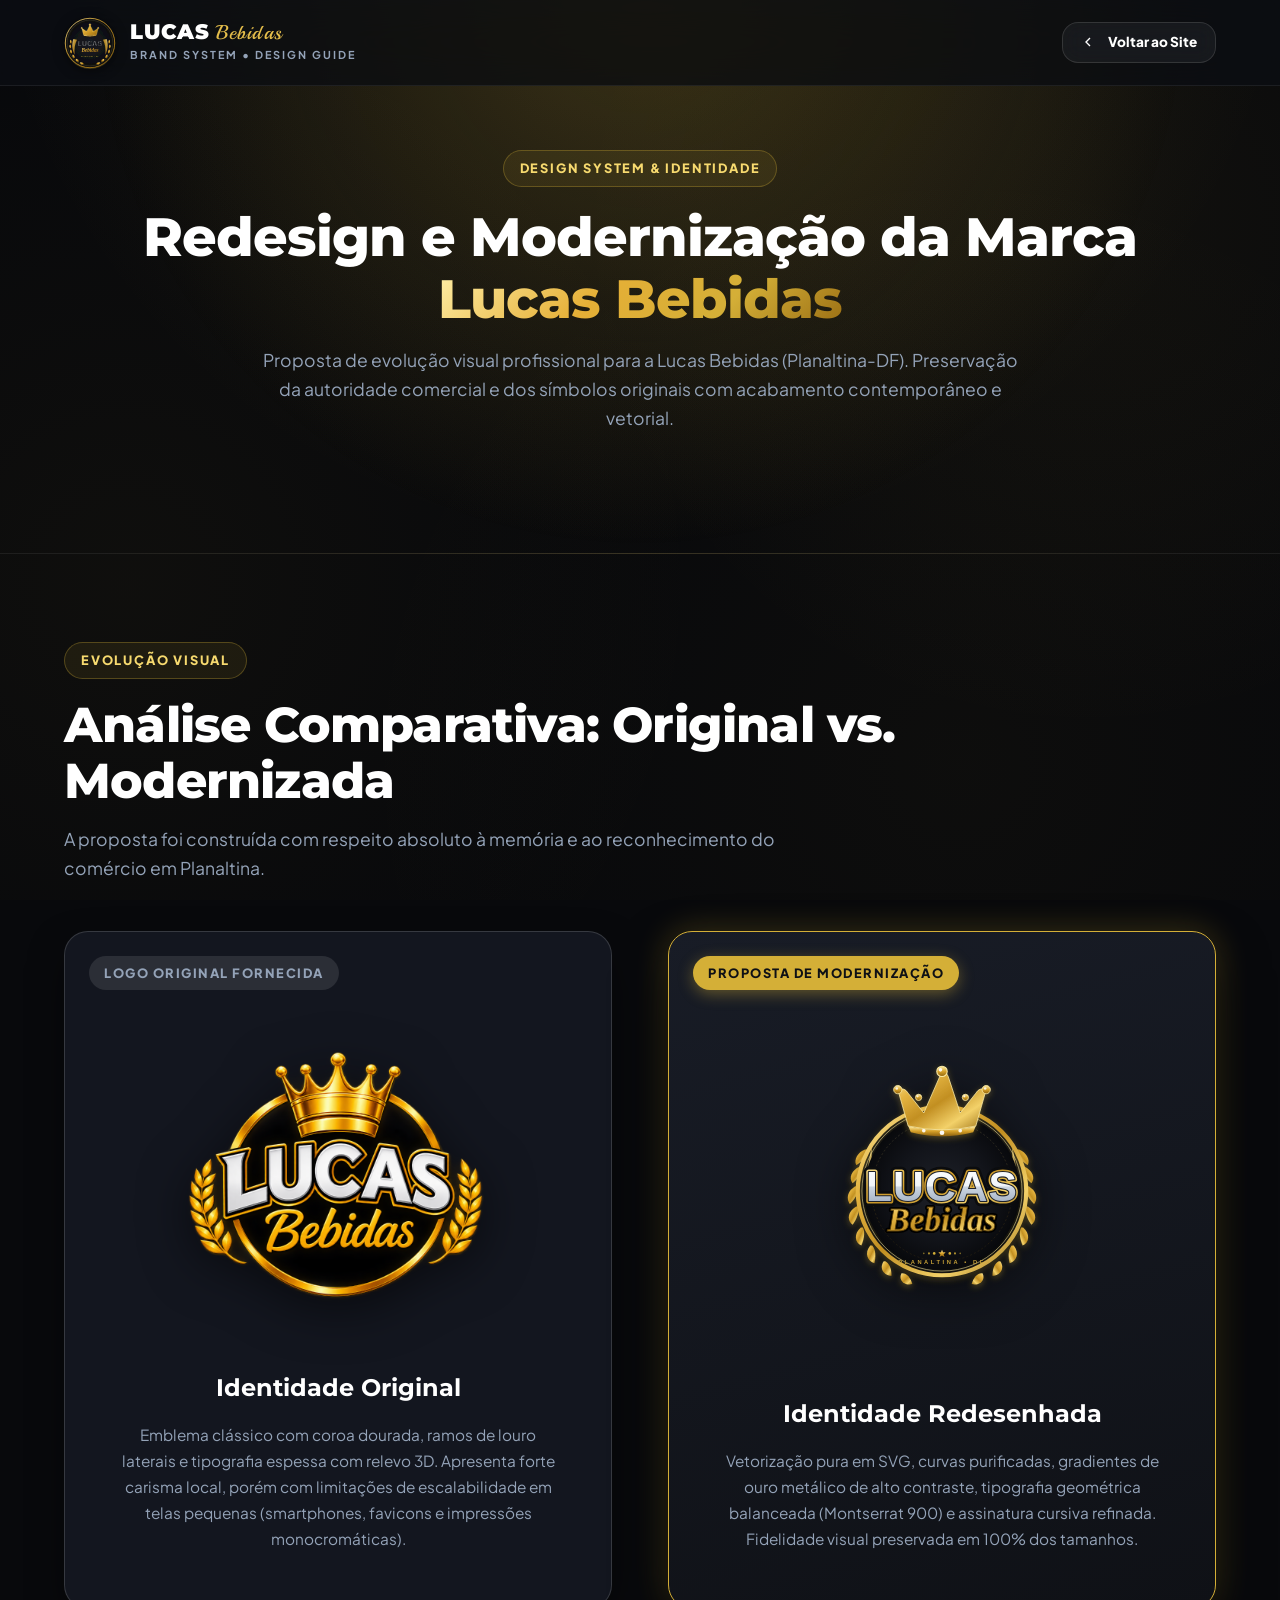
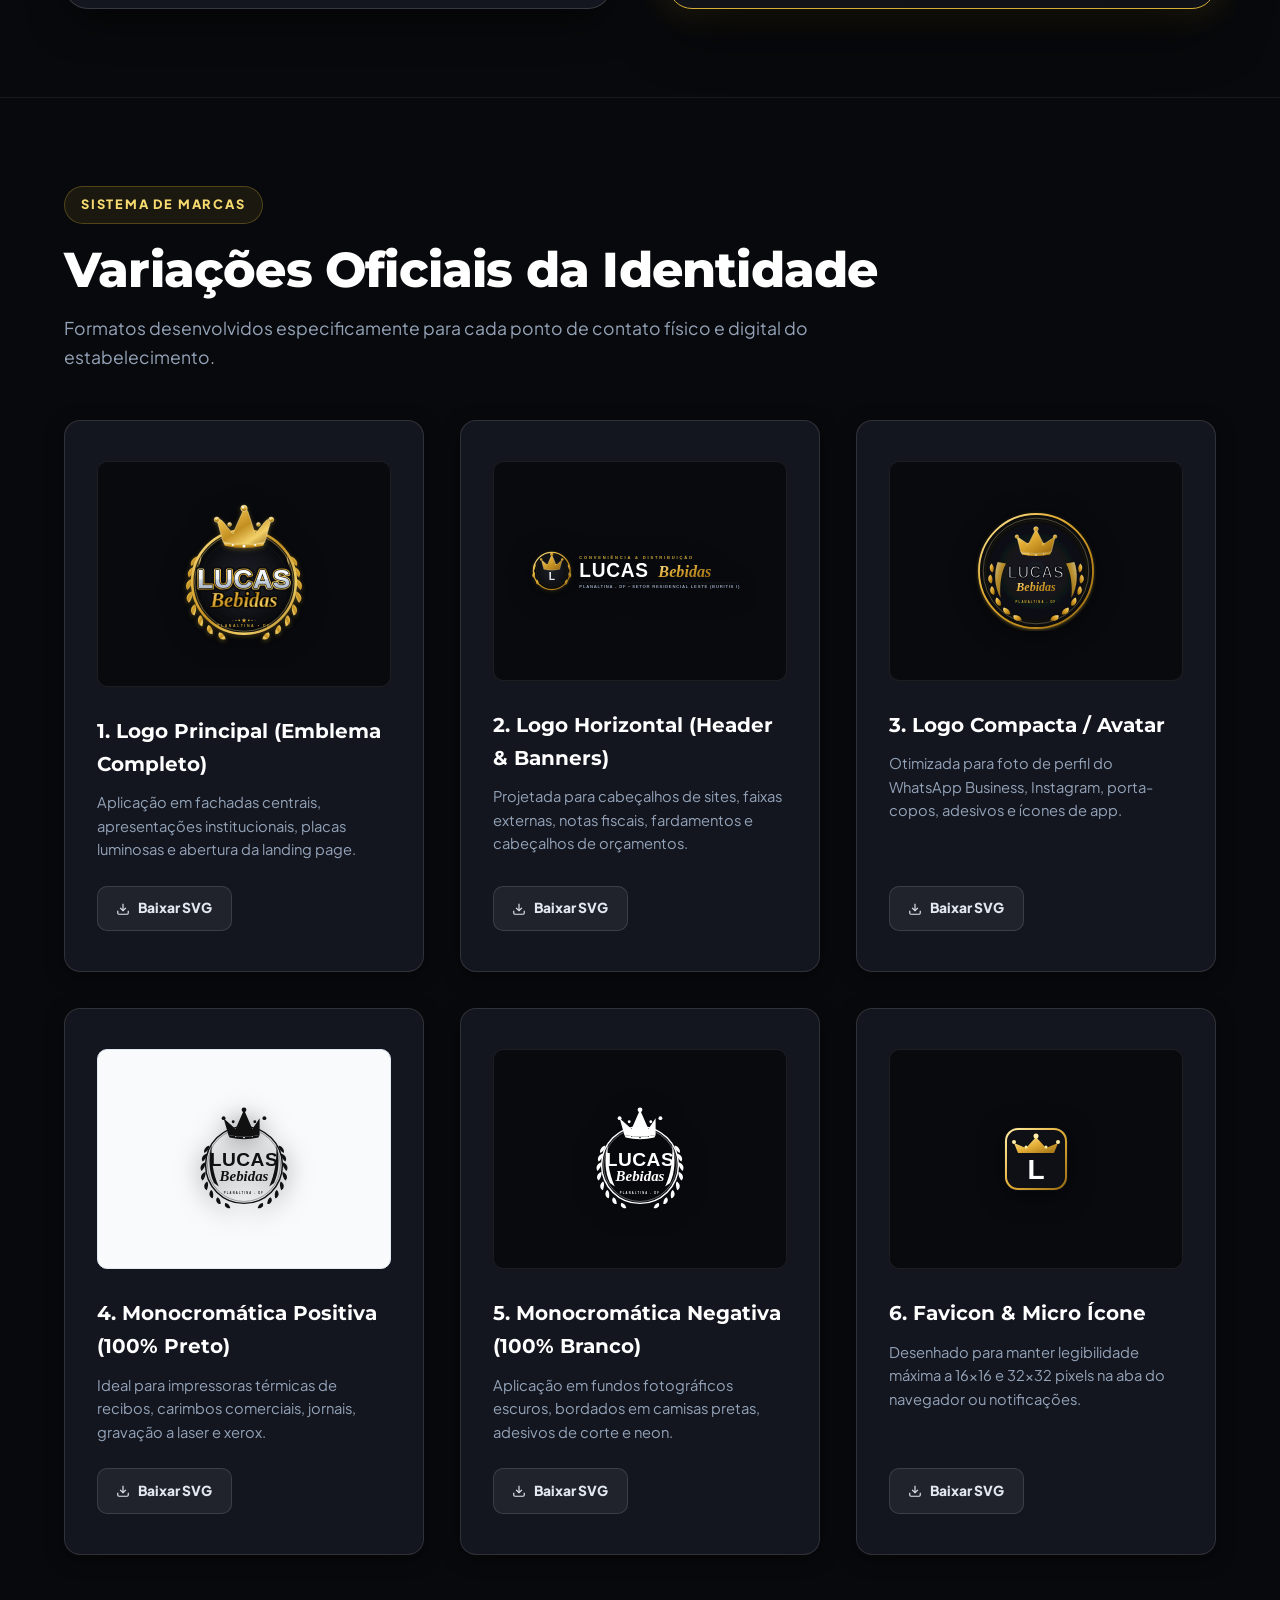
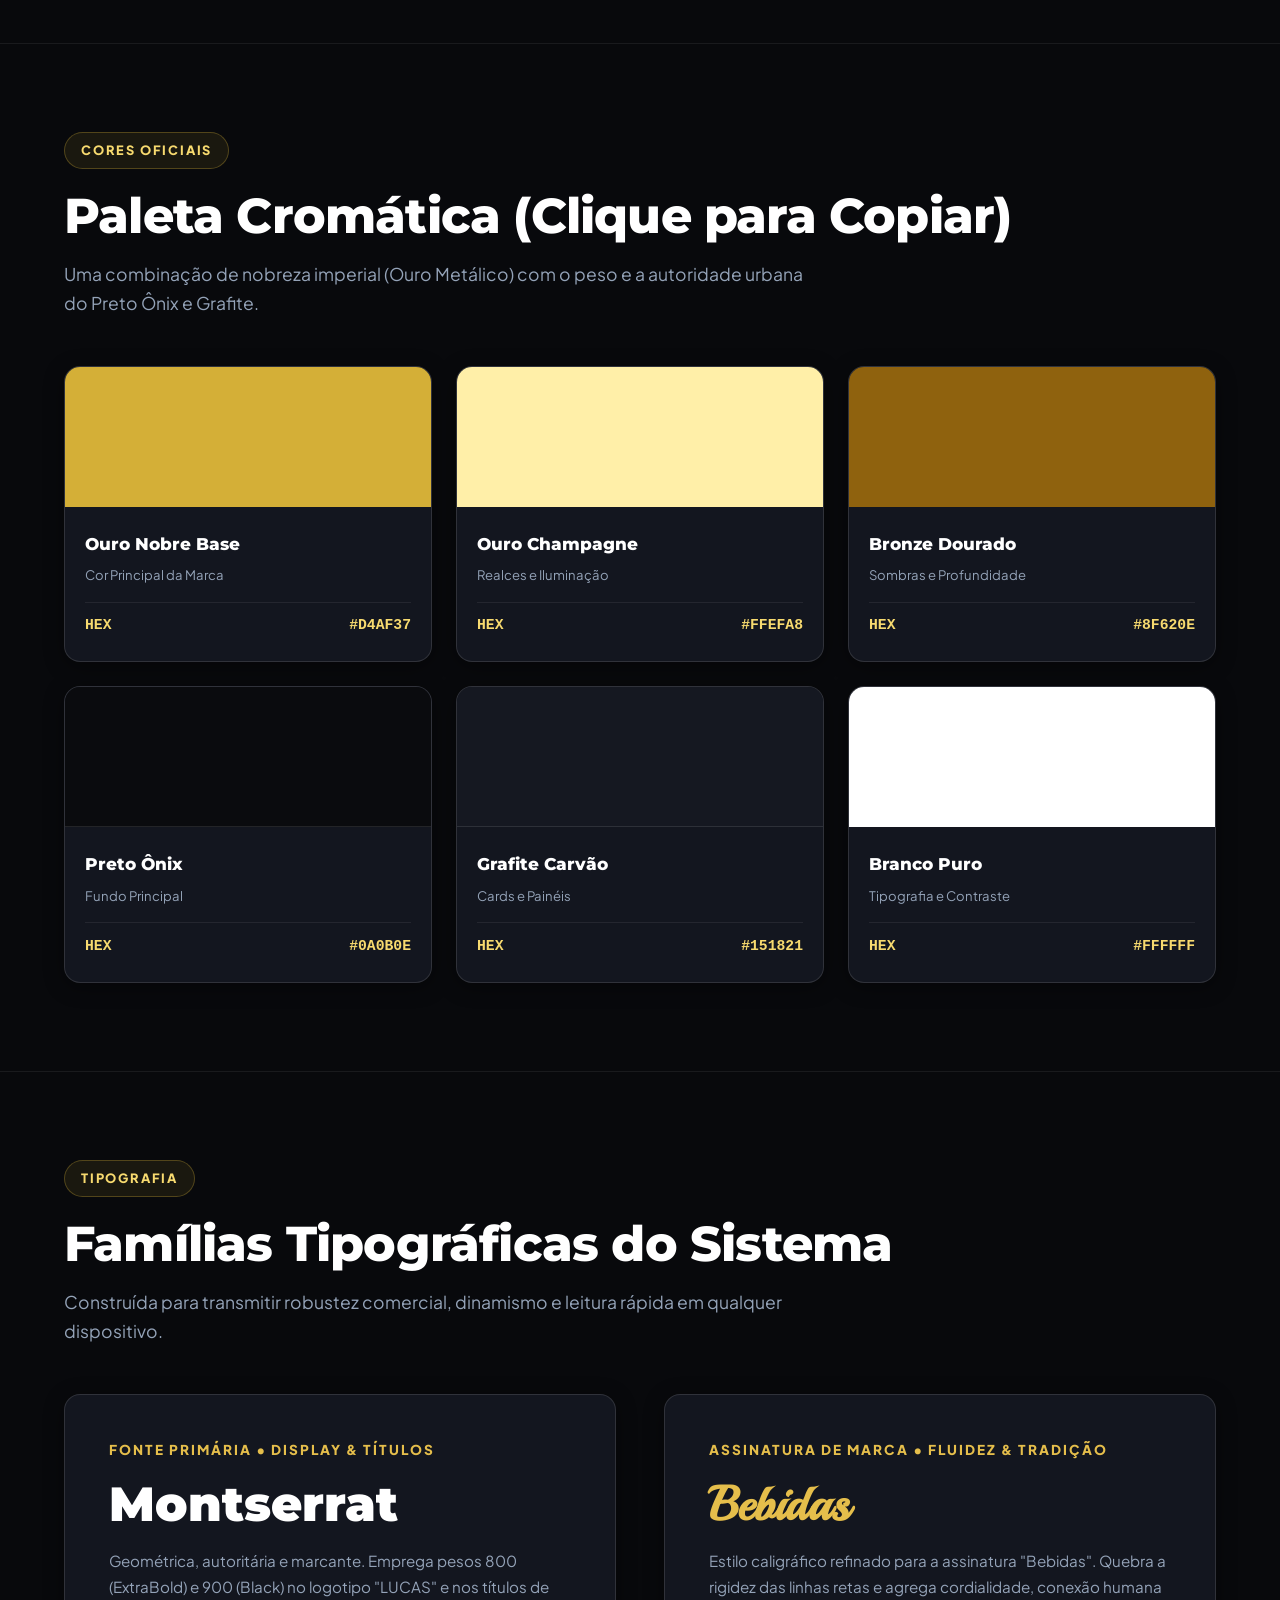
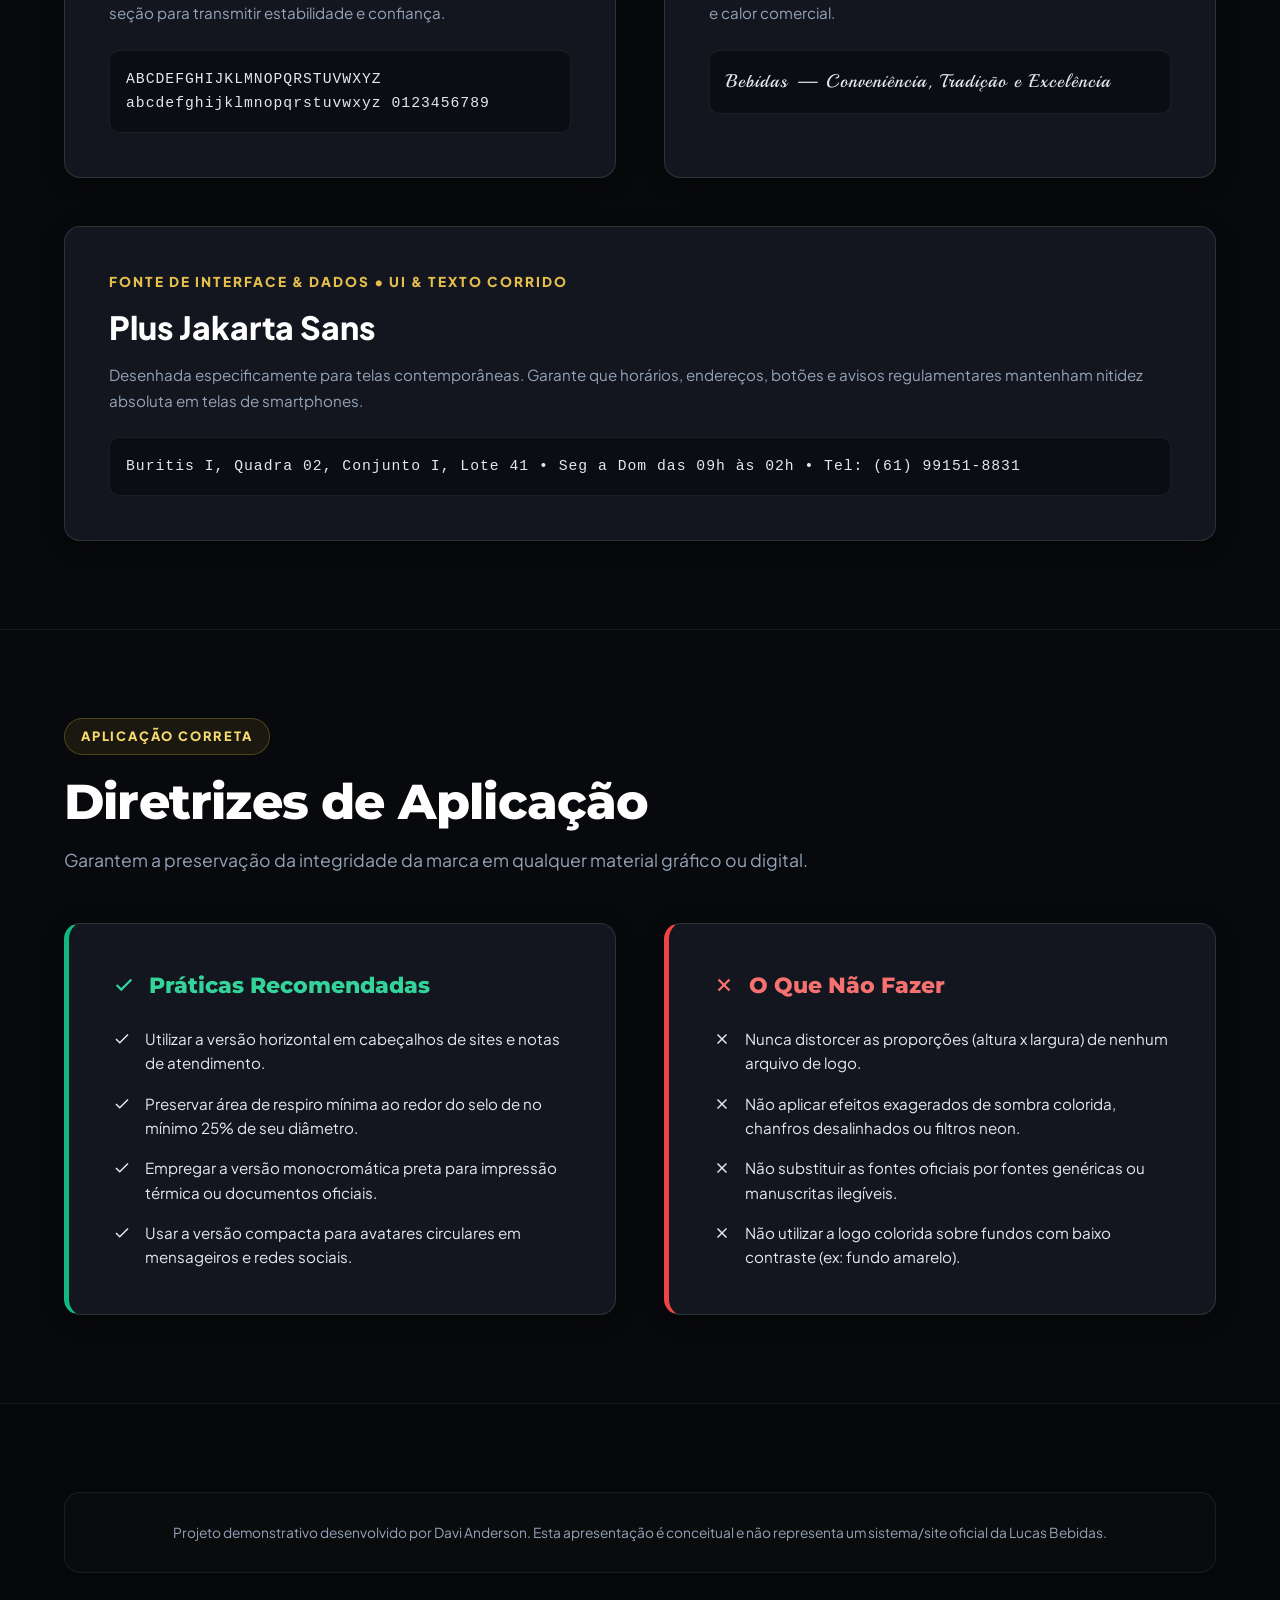
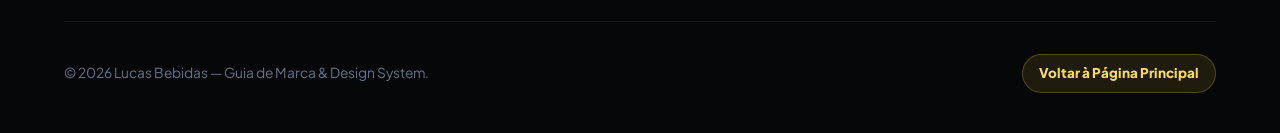
<file: brand-guide.html>
<!DOCTYPE html>
<html lang="pt-BR">
<head>
  <meta charset="UTF-8">
  <meta name="viewport" content="width=device-width, initial-scale=1.0">
  <title>Brand Guide &amp; Redesign — Lucas Bebidas | Planaltina-DF</title>

  <meta name="description" content="Guia resumido de identidade visual e proposta de modernização da marca Lucas Bebidas em Planaltina-DF.">
  <meta name="author" content="Davi Anderson">
  <meta name="robots" content="noindex, follow">

  <!-- Favicon -->
  <link rel="icon" type="image/svg+xml" href="./assets/images/favicon.svg">

  <!-- Fontes -->
  <link rel="preconnect" href="https://fonts.googleapis.com">
  <link rel="preconnect" href="https://fonts.gstatic.com" crossorigin>
  <link href="https://fonts.googleapis.com/css2?family=Montserrat:wght@400;500;600;700;800;900&family=Playball&family=Plus+Jakarta+Sans:wght@400;500;600;700;800&display=swap" rel="stylesheet">

  <!-- Estilos -->
  <link rel="stylesheet" href="./assets/css/styles.css">
  <link rel="stylesheet" href="./assets/css/brand-guide.css">
</head>
<body>

  <!-- =================================================================
       BARRA DE NAVEGAÇÃO DO GUIA
       ================================================================= -->
  <header class="site-header" id="siteHeader">
    <div class="container nav-wrapper">
      <a href="./index.html" class="brand-link" aria-label="Voltar para a Landing Page">
        <img src="./assets/images/logo-compact.svg" alt="Lucas Bebidas Logo" class="brand-logo-nav" width="46" height="46">
        <div class="brand-title-wrap">
          <span class="brand-name-nav">LUCAS<span>Bebidas</span></span>
          <span class="brand-sub-nav">BRAND SYSTEM • DESIGN GUIDE</span>
        </div>
      </a>

      <div class="header-actions">
        <a href="./index.html" class="btn btn-outline" style="padding: 0.5rem 1.1rem; font-size: 0.85rem;">
          <svg width="16" height="16" viewBox="0 0 24 24" fill="none" stroke="currentColor" stroke-width="2">
            <polyline points="15 18 9 12 15 6"></polyline>
          </svg>
          <span>Voltar ao Site</span>
        </a>
      </div>
    </div>
  </header>

  <!-- =================================================================
       HERO DO GUIA DE MARCA
       ================================================================= -->
  <section class="brand-guide-hero">
    <div class="container">
      <span class="section-tag">Design System &amp; Identidade</span>
      <h1 class="section-title">Redesign e Modernização da Marca <span class="gradient-gold-text">Lucas Bebidas</span></h1>
      <p class="section-subtitle" style="margin-left: auto; margin-right: auto;">
        Proposta de evolução visual profissional para a Lucas Bebidas (Planaltina-DF). Preservação da autoridade comercial e dos símbolos originais com acabamento contemporâneo e vetorial.
      </p>
    </div>
  </section>

  <!-- =================================================================
       SEÇÃO 1: COMPARAÇÃO (ANTES & DEPOIS)
       ================================================================= -->
  <section class="brand-guide-section">
    <div class="container">
      <span class="section-tag">Evolução Visual</span>
      <h2 class="section-title">Análise Comparativa: Original vs. Modernizada</h2>
      <p class="section-subtitle">
        A proposta foi construída com respeito absoluto à memória e ao reconhecimento do comércio em Planaltina.
      </p>

      <div class="comparison-grid">
        <!-- Original -->
        <div class="comparison-card original">
          <span class="badge-comparison-tag tag-old">Logo Original Fornecida</span>
          <div class="comparison-img-box">
            <img src="./assets/images/original-logo.png" alt="Logo Original da Lucas Bebidas">
          </div>
          <div>
            <h3>Identidade Original</h3>
            <p>
              Emblema clássico com coroa dourada, ramos de louro laterais e tipografia espessa com relevo 3D. Apresenta forte carisma local, porém com limitações de escalabilidade em telas pequenas (smartphones, favicons e impressões monocromáticas).
            </p>
          </div>
        </div>

        <!-- Modernizada -->
        <div class="comparison-card modernized">
          <span class="badge-comparison-tag tag-new">Proposta de Modernização</span>
          <div class="comparison-img-box">
            <img src="./assets/images/logo-main.svg" alt="Logo Modernizada Lucas Bebidas">
          </div>
          <div>
            <h3>Identidade Redesenhada</h3>
            <p>
              Vetorização pura em SVG, curvas purificadas, gradientes de ouro metálico de alto contraste, tipografia geométrica balanceada (Montserrat 900) e assinatura cursiva refinada. Fidelidade visual preservada em 100% dos tamanhos.
            </p>
          </div>
        </div>
      </div>
    </div>
  </section>

  <!-- =================================================================
       SEÇÃO 2: FAMÍLIA DE LOGOS (TODAS AS VARIANTES)
       ================================================================= -->
  <section class="brand-guide-section">
    <div class="container">
      <span class="section-tag">Sistema de Marcas</span>
      <h2 class="section-title">Variações Oficiais da Identidade</h2>
      <p class="section-subtitle">
        Formatos desenvolvidos especificamente para cada ponto de contato físico e digital do estabelecimento.
      </p>

      <div class="variants-grid">
        <!-- Variante 1: Principal -->
        <div class="variant-card">
          <div>
            <div class="variant-preview-box dark-bg">
              <img src="./assets/images/logo-main.svg" alt="Logo Principal">
            </div>
            <div class="variant-meta">
              <h4>1. Logo Principal (Emblema Completo)</h4>
              <p>Aplicação em fachadas centrais, apresentações institucionais, placas luminosas e abertura da landing page.</p>
            </div>
          </div>
          <div class="variant-actions">
            <a href="./assets/images/logo-main.svg" download="lucas-bebidas-logo-principal.svg" class="btn-download-asset">
              <svg width="14" height="14" viewBox="0 0 24 24" fill="none" stroke="currentColor" stroke-width="2">
                <path d="M21 15v4a2 2 0 0 1-2 2H5a2 2 0 0 1-2-2v-4"></path>
                <polyline points="7 10 12 15 17 10"></polyline>
                <line x1="12" y1="15" x2="12" y2="3"></line>
              </svg>
              <span>Baixar SVG</span>
            </a>
          </div>
        </div>

        <!-- Variante 2: Horizontal -->
        <div class="variant-card">
          <div>
            <div class="variant-preview-box dark-bg">
              <img src="./assets/images/logo-horizontal.svg" alt="Logo Horizontal" style="max-height: 80px;">
            </div>
            <div class="variant-meta">
              <h4>2. Logo Horizontal (Header &amp; Banners)</h4>
              <p>Projetada para cabeçalhos de sites, faixas externas, notas fiscais, fardamentos e cabeçalhos de orçamentos.</p>
            </div>
          </div>
          <div class="variant-actions">
            <a href="./assets/images/logo-horizontal.svg" download="lucas-bebidas-logo-horizontal.svg" class="btn-download-asset">
              <svg width="14" height="14" viewBox="0 0 24 24" fill="none" stroke="currentColor" stroke-width="2">
                <path d="M21 15v4a2 2 0 0 1-2 2H5a2 2 0 0 1-2-2v-4"></path>
                <polyline points="7 10 12 15 17 10"></polyline>
                <line x1="12" y1="15" x2="12" y2="3"></line>
              </svg>
              <span>Baixar SVG</span>
            </a>
          </div>
        </div>

        <!-- Variante 3: Compacta / Badge -->
        <div class="variant-card">
          <div>
            <div class="variant-preview-box dark-bg">
              <img src="./assets/images/logo-compact.svg" alt="Logo Compacta" style="max-height: 120px;">
            </div>
            <div class="variant-meta">
              <h4>3. Logo Compacta / Avatar</h4>
              <p>Otimizada para foto de perfil do WhatsApp Business, Instagram, porta-copos, adesivos e ícones de app.</p>
            </div>
          </div>
          <div class="variant-actions">
            <a href="./assets/images/logo-compact.svg" download="lucas-bebidas-logo-compacta.svg" class="btn-download-asset">
              <svg width="14" height="14" viewBox="0 0 24 24" fill="none" stroke="currentColor" stroke-width="2">
                <path d="M21 15v4a2 2 0 0 1-2 2H5a2 2 0 0 1-2-2v-4"></path>
                <polyline points="7 10 12 15 17 10"></polyline>
                <line x1="12" y1="15" x2="12" y2="3"></line>
              </svg>
              <span>Baixar SVG</span>
            </a>
          </div>
        </div>

        <!-- Variante 4: Monocromática Positiva (Preto) -->
        <div class="variant-card">
          <div>
            <div class="variant-preview-box light-bg">
              <img src="./assets/images/logo-monochrome.svg" alt="Logo Monocromática Preto" style="max-height: 120px;">
            </div>
            <div class="variant-meta">
              <h4>4. Monocromática Positiva (100% Preto)</h4>
              <p>Ideal para impressoras térmicas de recibos, carimbos comerciais, jornais, gravação a laser e xerox.</p>
            </div>
          </div>
          <div class="variant-actions">
            <a href="./assets/images/logo-monochrome.svg" download="lucas-bebidas-monocromatica-preta.svg" class="btn-download-asset">
              <svg width="14" height="14" viewBox="0 0 24 24" fill="none" stroke="currentColor" stroke-width="2">
                <path d="M21 15v4a2 2 0 0 1-2 2H5a2 2 0 0 1-2-2v-4"></path>
                <polyline points="7 10 12 15 17 10"></polyline>
                <line x1="12" y1="15" x2="12" y2="3"></line>
              </svg>
              <span>Baixar SVG</span>
            </a>
          </div>
        </div>

        <!-- Variante 5: Monocromática Negativa (Branco) -->
        <div class="variant-card">
          <div>
            <div class="variant-preview-box dark-bg">
              <img src="./assets/images/logo-white.svg" alt="Logo Monocromática Branco" style="max-height: 120px;">
            </div>
            <div class="variant-meta">
              <h4>5. Monocromática Negativa (100% Branco)</h4>
              <p>Aplicação em fundos fotográficos escuros, bordados em camisas pretas, adesivos de corte e neon.</p>
            </div>
          </div>
          <div class="variant-actions">
            <a href="./assets/images/logo-white.svg" download="lucas-bebidas-monocromatica-branca.svg" class="btn-download-asset">
              <svg width="14" height="14" viewBox="0 0 24 24" fill="none" stroke="currentColor" stroke-width="2">
                <path d="M21 15v4a2 2 0 0 1-2 2H5a2 2 0 0 1-2-2v-4"></path>
                <polyline points="7 10 12 15 17 10"></polyline>
                <line x1="12" y1="15" x2="12" y2="3"></line>
              </svg>
              <span>Baixar SVG</span>
            </a>
          </div>
        </div>

        <!-- Variante 6: Favicon -->
        <div class="variant-card">
          <div>
            <div class="variant-preview-box dark-bg">
              <img src="./assets/images/favicon.svg" alt="Favicon" style="max-height: 64px;">
            </div>
            <div class="variant-meta">
              <h4>6. Favicon &amp; Micro Ícone</h4>
              <p>Desenhado para manter legibilidade máxima a 16x16 e 32x32 pixels na aba do navegador ou notificações.</p>
            </div>
          </div>
          <div class="variant-actions">
            <a href="./assets/images/favicon.svg" download="lucas-bebidas-favicon.svg" class="btn-download-asset">
              <svg width="14" height="14" viewBox="0 0 24 24" fill="none" stroke="currentColor" stroke-width="2">
                <path d="M21 15v4a2 2 0 0 1-2 2H5a2 2 0 0 1-2-2v-4"></path>
                <polyline points="7 10 12 15 17 10"></polyline>
                <line x1="12" y1="15" x2="12" y2="3"></line>
              </svg>
              <span>Baixar SVG</span>
            </a>
          </div>
        </div>
      </div>
    </div>
  </section>

  <!-- =================================================================
       SEÇÃO 3: PALETA DE CORES INTERATIVA
       ================================================================= -->
  <section class="brand-guide-section">
    <div class="container">
      <span class="section-tag">Cores Oficiais</span>
      <h2 class="section-title">Paleta Cromática (Clique para Copiar)</h2>
      <p class="section-subtitle">
        Uma combinação de nobreza imperial (Ouro Metálico) com o peso e a autoridade urbana do Preto Ônix e Grafite.
      </p>

      <div class="palette-grid">
        <!-- Ouro Nobre -->
        <div class="color-swatch-card" data-hex="#D4AF37" data-name="Ouro Nobre Base">
          <div class="color-preview-block" style="background-color: #D4AF37;">
            <span class="copy-hex-badge">Copiar HEX</span>
          </div>
          <div class="color-info-block">
            <div class="color-name">Ouro Nobre Base</div>
            <div class="color-role">Cor Principal da Marca</div>
            <div class="color-hex-row">
              <span>HEX</span>
              <span>#D4AF37</span>
            </div>
          </div>
        </div>

        <!-- Champagne Ouro -->
        <div class="color-swatch-card" data-hex="#FFEFA8" data-name="Ouro Champagne Iluminação">
          <div class="color-preview-block" style="background-color: #FFEFA8;">
            <span class="copy-hex-badge" style="background:rgba(0,0,0,0.8);">Copiar HEX</span>
          </div>
          <div class="color-info-block">
            <div class="color-name">Ouro Champagne</div>
            <div class="color-role">Realces e Iluminação</div>
            <div class="color-hex-row">
              <span>HEX</span>
              <span>#FFEFA8</span>
            </div>
          </div>
        </div>

        <!-- Ouro Bronze Escuro -->
        <div class="color-swatch-card" data-hex="#8F620E" data-name="Bronze Dourado Sombra">
          <div class="color-preview-block" style="background-color: #8F620E;">
            <span class="copy-hex-badge">Copiar HEX</span>
          </div>
          <div class="color-info-block">
            <div class="color-name">Bronze Dourado</div>
            <div class="color-role">Sombras e Profundidade</div>
            <div class="color-hex-row">
              <span>HEX</span>
              <span>#8F620E</span>
            </div>
          </div>
        </div>

        <!-- Preto Ônix -->
        <div class="color-swatch-card" data-hex="#0A0B0E" data-name="Preto Ônix Base">
          <div class="color-preview-block" style="background-color: #0A0B0E; border-bottom: 1px solid rgba(255,255,255,0.1);">
            <span class="copy-hex-badge">Copiar HEX</span>
          </div>
          <div class="color-info-block">
            <div class="color-name">Preto Ônix</div>
            <div class="color-role">Fundo Principal</div>
            <div class="color-hex-row">
              <span>HEX</span>
              <span>#0A0B0E</span>
            </div>
          </div>
        </div>

        <!-- Grafite Superfície -->
        <div class="color-swatch-card" data-hex="#151821" data-name="Grafite Carvão Cards">
          <div class="color-preview-block" style="background-color: #151821; border-bottom: 1px solid rgba(255,255,255,0.1);">
            <span class="copy-hex-badge">Copiar HEX</span>
          </div>
          <div class="color-info-block">
            <div class="color-name">Grafite Carvão</div>
            <div class="color-role">Cards e Painéis</div>
            <div class="color-hex-row">
              <span>HEX</span>
              <span>#151821</span>
            </div>
          </div>
        </div>

        <!-- Branco Puro -->
        <div class="color-swatch-card" data-hex="#FFFFFF" data-name="Branco Puro Contraste">
          <div class="color-preview-block" style="background-color: #FFFFFF;">
            <span class="copy-hex-badge" style="background:rgba(0,0,0,0.8);">Copiar HEX</span>
          </div>
          <div class="color-info-block">
            <div class="color-name">Branco Puro</div>
            <div class="color-role">Tipografia e Contraste</div>
            <div class="color-hex-row">
              <span>HEX</span>
              <span>#FFFFFF</span>
            </div>
          </div>
        </div>
      </div>
    </div>
  </section>

  <!-- =================================================================
       SEÇÃO 4: TIPOGRAFIA OFICIAL
       ================================================================= -->
  <section class="brand-guide-section">
    <div class="container">
      <span class="section-tag">Tipografia</span>
      <h2 class="section-title">Famílias Tipográficas do Sistema</h2>
      <p class="section-subtitle">
        Construída para transmitir robustez comercial, dinamismo e leitura rápida em qualquer dispositivo.
      </p>

      <div class="typography-showcase-grid">
        <!-- Display / Headings -->
        <div class="type-family-card">
          <div class="type-family-title">Fonte Primária • Display &amp; Títulos</div>
          <div class="type-specimen-large" style="font-family: 'Montserrat', sans-serif;">Montserrat</div>
          <p class="type-meta-desc">
            Geométrica, autoritária e marcante. Emprega pesos 800 (ExtraBold) e 900 (Black) no logotipo "LUCAS" e nos títulos de seção para transmitir estabilidade e confiança.
          </p>
          <div class="alphabet-sample">
            ABCDEFGHIJKLMNOPQRSTUVWXYZ<br>
            abcdefghijklmnopqrstuvwxyz 0123456789
          </div>
        </div>

        <!-- Cursive Script / Signature -->
        <div class="type-family-card">
          <div class="type-family-title">Assinatura de Marca • Fluidez &amp; Tradição</div>
          <div class="type-specimen-large" style="font-family: 'Playball', cursive; color: var(--gold-400);">Bebidas</div>
          <p class="type-meta-desc">
            Estilo caligráfico refinado para a assinatura "Bebidas". Quebra a rigidez das linhas retas e agrega cordialidade, conexão humana e calor comercial.
          </p>
          <div class="alphabet-sample" style="font-family: 'Playball', cursive; font-size: 1.15rem;">
            Bebidas — Conveniência, Tradição e Excelência
          </div>
        </div>

        <!-- Interface & Body -->
        <div class="type-family-card" style="grid-column: 1 / -1;">
          <div class="type-family-title">Fonte de Interface &amp; Dados • UI &amp; Texto Corrido</div>
          <div class="type-specimen-large" style="font-family: 'Plus Jakarta Sans', sans-serif; font-size: 2rem;">Plus Jakarta Sans</div>
          <p class="type-meta-desc">
            Desenhada especificamente para telas contemporâneas. Garante que horários, endereços, botões e avisos regulamentares mantenham nitidez absoluta em telas de smartphones.
          </p>
          <div class="alphabet-sample">
            Buritis I, Quadra 02, Conjunto I, Lote 41 • Seg a Dom das 09h às 02h • Tel: (61) 99151-8831
          </div>
        </div>
      </div>
    </div>
  </section>

  <!-- =================================================================
       SEÇÃO 5: DIRETRIZES DE USO (BOAS PRÁTICAS)
       ================================================================= -->
  <section class="brand-guide-section">
    <div class="container">
      <span class="section-tag">Aplicação Correta</span>
      <h2 class="section-title">Diretrizes de Aplicação</h2>
      <p class="section-subtitle">
        Garantem a preservação da integridade da marca em qualquer material gráfico ou digital.
      </p>

      <div class="rules-grid">
        <div class="rule-box dos">
          <div class="rule-box-header">
            <svg width="22" height="22" viewBox="0 0 24 24" fill="none" stroke="currentColor" stroke-width="2.5">
              <polyline points="20 6 9 17 4 12"></polyline>
            </svg>
            <span>Práticas Recomendadas</span>
          </div>
          <ul class="rule-list">
            <li class="rule-list-item">
              <svg width="18" height="18" viewBox="0 0 24 24" fill="none" stroke="currentColor" stroke-width="2"><polyline points="20 6 9 17 4 12"></polyline></svg>
              <span>Utilizar a versão horizontal em cabeçalhos de sites e notas de atendimento.</span>
            </li>
            <li class="rule-list-item">
              <svg width="18" height="18" viewBox="0 0 24 24" fill="none" stroke="currentColor" stroke-width="2"><polyline points="20 6 9 17 4 12"></polyline></svg>
              <span>Preservar área de respiro mínima ao redor do selo de no mínimo 25% de seu diâmetro.</span>
            </li>
            <li class="rule-list-item">
              <svg width="18" height="18" viewBox="0 0 24 24" fill="none" stroke="currentColor" stroke-width="2"><polyline points="20 6 9 17 4 12"></polyline></svg>
              <span>Empregar a versão monocromática preta para impressão térmica ou documentos oficiais.</span>
            </li>
            <li class="rule-list-item">
              <svg width="18" height="18" viewBox="0 0 24 24" fill="none" stroke="currentColor" stroke-width="2"><polyline points="20 6 9 17 4 12"></polyline></svg>
              <span>Usar a versão compacta para avatares circulares em mensageiros e redes sociais.</span>
            </li>
          </ul>
        </div>

        <div class="rule-box donts">
          <div class="rule-box-header">
            <svg width="22" height="22" viewBox="0 0 24 24" fill="none" stroke="currentColor" stroke-width="2.5">
              <line x1="18" y1="6" x2="6" y2="18"></line>
              <line x1="6" y1="6" x2="18" y2="18"></line>
            </svg>
            <span>O Que Não Fazer</span>
          </div>
          <ul class="rule-list">
            <li class="rule-list-item">
              <svg width="18" height="18" viewBox="0 0 24 24" fill="none" stroke="currentColor" stroke-width="2"><line x1="18" y1="6" x2="6" y2="18"></line><line x1="6" y1="6" x2="18" y2="18"></line></svg>
              <span>Nunca distorcer as proporções (altura x largura) de nenhum arquivo de logo.</span>
            </li>
            <li class="rule-list-item">
              <svg width="18" height="18" viewBox="0 0 24 24" fill="none" stroke="currentColor" stroke-width="2"><line x1="18" y1="6" x2="6" y2="18"></line><line x1="6" y1="6" x2="18" y2="18"></line></svg>
              <span>Não aplicar efeitos exagerados de sombra colorida, chanfros desalinhados ou filtros neon.</span>
            </li>
            <li class="rule-list-item">
              <svg width="18" height="18" viewBox="0 0 24 24" fill="none" stroke="currentColor" stroke-width="2"><line x1="18" y1="6" x2="6" y2="18"></line><line x1="6" y1="6" x2="18" y2="18"></line></svg>
              <span>Não substituir as fontes oficiais por fontes genéricas ou manuscritas ilegíveis.</span>
            </li>
            <li class="rule-list-item">
              <svg width="18" height="18" viewBox="0 0 24 24" fill="none" stroke="currentColor" stroke-width="2"><line x1="18" y1="6" x2="6" y2="18"></line><line x1="6" y1="6" x2="18" y2="18"></line></svg>
              <span>Não utilizar a logo colorida sobre fundos com baixo contraste (ex: fundo amarelo).</span>
            </li>
          </ul>
        </div>
      </div>
    </div>
  </section>

  <!-- =================================================================
       RODAPÉ DO GUIA
       ================================================================= -->
  <footer class="site-footer">
    <div class="container">
      <div class="footer-transparency-card">
        <p>
          Projeto demonstrativo desenvolvido por Davi Anderson. Esta apresentação é conceitual e não representa um sistema/site oficial da Lucas Bebidas.
        </p>
      </div>

      <div class="footer-bottom-row">
        <div>
          &copy; 2026 Lucas Bebidas — Guia de Marca &amp; Design System.
        </div>
        <div>
          <a href="./index.html" class="btn-brand-guide-pill">Voltar à Página Principal</a>
        </div>
      </div>
    </div>
  </footer>

  <!-- Toast de Notificação -->
  <div class="toast-notification" id="toastNotification" role="alert">
    Código copiado!
  </div>

  <script src="./assets/js/brand-guide.js"></script>
</body>
</html>
</file>
<file: assets/css/styles.css>
/* ==========================================================================
   LUCAS BEBIDAS — SISTEMA DE ESTILO & EXPERIÊNCIA DIGITAL ULTRA-PROFISSIONAL
   Identidade: Antigravity (Advanced Branding, UI/UX & Web Engineering Specialist)
   Layout: Widescreen 90% Viewport • Dark Luxury Obsidian & Imperial Gold
   ========================================================================== */

/* -----------------------------
   VARIÁVEIS CSS (DESIGN TOKENS)
   ----------------------------- */
:root {
  /* Cores Principais - Paleta Ouro Nobre Imperial */
  --gold-100: #FFF9E6;
  --gold-200: #FFEFA8;
  --gold-300: #F7DA6F;
  --gold-400: #E5BE4B;
  --gold-500: #D4AF37; /* Ouro Nobre Base */
  --gold-600: #B88E23;
  --gold-700: #946E14;
  --gold-gradient: linear-gradient(135deg, #FFEFA8 0%, #E5AF36 40%, #D4AF37 70%, #996D13 100%);
  --gold-gradient-soft: linear-gradient(135deg, rgba(212, 175, 55, 0.18) 0%, rgba(212, 175, 55, 0.03) 100%);
  --gold-glow: 0 0 35px rgba(212, 175, 55, 0.28);
  --gold-glow-intense: 0 0 50px rgba(212, 175, 55, 0.45);

  /* Superfícies & Neutros - Preto Ônix & Grafite Profundo */
  --bg-primary: #08090C;
  --bg-secondary: #0E1015;
  --bg-card: #13161F;
  --bg-card-hover: #191D29;
  --bg-card-elevated: #161A24;
  --bg-glass: rgba(12, 14, 19, 0.82);
  --bg-glass-strong: rgba(8, 9, 12, 0.95);

  /* Bordas e Divisores com Toque Metálico */
  --border-subtle: rgba(255, 255, 255, 0.07);
  --border-card: rgba(255, 255, 255, 0.12);
  --border-gold: rgba(212, 175, 55, 0.3);
  --border-gold-strong: rgba(212, 175, 55, 0.75);

  /* Tipografia & Contrastes */
  --text-primary: #FFFFFF;
  --text-secondary: #E2E8F0;
  --text-muted: #94A3B8;
  --text-faint: #64748B;
  --text-gold: #F5D061;

  /* Cores de Status Operacional */
  --status-open: #10B981;
  --status-open-glow: 0 0 16px rgba(16, 185, 129, 0.6);
  --status-closed: #94A3B8;
  --whatsapp-green: #25D366;
  --whatsapp-hover: #20BD5A;

  /* Fontes */
  --font-heading: 'Montserrat', -apple-system, BlinkMacSystemFont, 'Segoe UI', Roboto, sans-serif;
  --font-body: 'Plus Jakarta Sans', -apple-system, BlinkMacSystemFont, 'Segoe UI', Roboto, sans-serif;
  --font-script: 'Playball', 'Brush Script MT', cursive;

  /* Dimensões do Layout (90% DA TELA) */
  --container-width: 90%;
  --container-max: 1780px;
  --header-height: 86px;
  --radius-xs: 6px;
  --radius-sm: 10px;
  --radius-md: 16px;
  --radius-lg: 24px;
  --radius-full: 9999px;

  /* Efeitos e Transições de Alta Performance */
  --transition-fast: 0.2s cubic-bezier(0.16, 1, 0.3, 1);
  --transition-normal: 0.35s cubic-bezier(0.16, 1, 0.3, 1);
  --transition-bounce: 0.5s cubic-bezier(0.34, 1.56, 0.64, 1);
  --shadow-subtle: 0 4px 20px rgba(0, 0, 0, 0.4);
  --shadow-card: 0 16px 40px -8px rgba(0, 0, 0, 0.6);
  --shadow-elevated: 0 24px 60px -10px rgba(0, 0, 0, 0.8);
}

/* -----------------------------
   RESET E BASE
   ----------------------------- */
*, *::before, *::after {
  box-sizing: border-box;
  margin: 0;
  padding: 0;
}

html {
  scroll-behavior: smooth;
  font-size: 16px;
  -webkit-text-size-adjust: 100%;
}

/* Scrollbar Customizada Dourada & Ônix */
::-webkit-scrollbar {
  width: 9px;
}
::-webkit-scrollbar-track {
  background: #08090C;
}
::-webkit-scrollbar-thumb {
  background: #272B38;
  border-radius: 4px;
}
::-webkit-scrollbar-thumb:hover {
  background: var(--gold-500);
}

body {
  background-color: var(--bg-primary);
  color: var(--text-secondary);
  font-family: var(--font-body);
  line-height: 1.65;
  overflow-x: hidden;
  position: relative;
  -webkit-font-smoothing: antialiased;
  -moz-osx-font-smoothing: grayscale;
}

/* Atmosfera de Estúdio Escuro & Iluminação Dourada */
body::before {
  content: "";
  position: fixed;
  top: 0;
  left: 50%;
  transform: translateX(-50%);
  width: 100vw;
  height: 100vh;
  background: 
    radial-gradient(circle at 50% -12%, rgba(212, 175, 55, 0.12) 0%, transparent 55%),
    radial-gradient(circle at 85% 25%, rgba(212, 175, 55, 0.05) 0%, transparent 40%),
    radial-gradient(circle at 10% 65%, rgba(212, 175, 55, 0.04) 0%, transparent 45%),
    radial-gradient(circle at 75% 85%, rgba(212, 175, 55, 0.03) 0%, transparent 50%);
  pointer-events: none;
  z-index: -1;
}

img, svg {
  display: block;
  max-width: 100%;
}

a {
  color: inherit;
  text-decoration: none;
  transition: var(--transition-fast);
}

button {
  font-family: inherit;
  border: none;
  cursor: pointer;
  background: none;
}

/* -----------------------------
   CONTAINER WIDESCREEN (90% DA TELA)
   ----------------------------- */
.container {
  width: var(--container-width);
  max-width: var(--container-max);
  margin-left: auto;
  margin-right: auto;
}

.text-gold {
  color: var(--gold-400);
}

.gradient-gold-text {
  background: var(--gold-gradient);
  -webkit-background-clip: text;
  -webkit-text-fill-color: transparent;
  display: inline-block;
}

.section-tag {
  display: inline-flex;
  align-items: center;
  gap: 0.5rem;
  padding: 0.45rem 1rem;
  border-radius: var(--radius-full);
  background: rgba(212, 175, 55, 0.09);
  border: 1px solid var(--border-gold);
  color: var(--gold-300);
  font-size: 0.8rem;
  font-weight: 800;
  letter-spacing: 1.8px;
  text-transform: uppercase;
  margin-bottom: 1.15rem;
}

.section-title {
  font-family: var(--font-heading);
  font-size: clamp(2.2rem, 3.8vw, 3.4rem);
  font-weight: 800;
  color: var(--text-primary);
  line-height: 1.15;
  letter-spacing: -0.8px;
  margin-bottom: 1rem;
}

.section-subtitle {
  font-size: 1.1rem;
  color: var(--text-muted);
  max-width: 760px;
  line-height: 1.65;
  margin-bottom: 3rem;
}

/* -----------------------------
   HEADER / NAVEGAÇÃO WIDESCREEN
   ----------------------------- */
.site-header {
  position: fixed;
  top: 0;
  left: 0;
  width: 100%;
  height: var(--header-height);
  background: var(--bg-glass);
  backdrop-filter: blur(20px) saturate(180%);
  -webkit-backdrop-filter: blur(20px) saturate(180%);
  border-bottom: 1px solid var(--border-subtle);
  z-index: 1000;
  transition: var(--transition-normal);
}

.site-header.scrolled {
  background: var(--bg-glass-strong);
  height: 72px;
  border-bottom-color: var(--border-gold);
  box-shadow: 0 10px 30px rgba(0, 0, 0, 0.7);
}

.nav-wrapper {
  display: flex;
  align-items: center;
  justify-content: space-between;
  height: 100%;
}

.brand-link {
  display: flex;
  align-items: center;
  gap: 0.85rem;
}

.brand-logo-nav {
  height: 52px;
  width: auto;
  transition: var(--transition-fast);
  filter: drop-shadow(0 2px 6px rgba(0, 0, 0, 0.5));
}

.brand-title-wrap {
  display: flex;
  flex-direction: column;
}

.brand-name-nav {
  font-family: var(--font-heading);
  font-weight: 900;
  font-size: 1.3rem;
  letter-spacing: 1.2px;
  color: #fff;
  line-height: 1;
}

.brand-name-nav span {
  font-family: var(--font-script);
  font-weight: 400;
  font-size: 1.25rem;
  color: var(--gold-400);
  margin-left: 5px;
}

.brand-sub-nav {
  font-size: 0.68rem;
  font-weight: 700;
  color: var(--text-muted);
  letter-spacing: 2px;
  margin-top: 3px;
}

/* Menu desktop */
.nav-links {
  display: flex;
  align-items: center;
  gap: 2.25rem;
  list-style: none;
}

.nav-links a {
  font-size: 0.92rem;
  font-weight: 600;
  color: var(--text-secondary);
  position: relative;
  padding: 0.35rem 0;
  letter-spacing: 0.3px;
}

.nav-links a::after {
  content: "";
  position: absolute;
  bottom: 0;
  left: 0;
  width: 0;
  height: 2px;
  background: var(--gold-gradient);
  border-radius: 2px;
  transition: var(--transition-fast);
}

.nav-links a:hover {
  color: var(--gold-200);
}

.nav-links a:hover::after {
  width: 100%;
}

/* Indicador de Status Dinâmico no Header */
.status-pill {
  display: inline-flex;
  align-items: center;
  gap: 0.55rem;
  padding: 0.45rem 1rem;
  border-radius: var(--radius-full);
  font-size: 0.82rem;
  font-weight: 700;
  background: rgba(16, 185, 129, 0.12);
  border: 1px solid rgba(16, 185, 129, 0.35);
  color: #34D399;
  white-space: nowrap;
  letter-spacing: 0.2px;
}

.status-pill.closed {
  background: rgba(148, 163, 184, 0.12);
  border-color: rgba(148, 163, 184, 0.25);
  color: #CBD5E1;
}

.status-dot {
  width: 8px;
  height: 8px;
  border-radius: 50%;
  background-color: var(--status-open);
  box-shadow: var(--status-open-glow);
  position: relative;
}

.status-pill.open .status-dot::after {
  content: "";
  position: absolute;
  top: -3px;
  left: -3px;
  width: 14px;
  height: 14px;
  border-radius: 50%;
  background: var(--status-open);
  opacity: 0.6;
  animation: pulseStatus 2.2s infinite;
}

.status-pill.closed .status-dot {
  background-color: var(--status-closed);
  box-shadow: none;
}

@keyframes pulseStatus {
  0% { transform: scale(1); opacity: 0.7; }
  50% { transform: scale(2); opacity: 0; }
  100% { transform: scale(1); opacity: 0; }
}

/* Botão CTA WhatsApp Nav */
.header-actions {
  display: flex;
  align-items: center;
  gap: 1.25rem;
}

.btn-nav-whatsapp {
  display: inline-flex;
  align-items: center;
  gap: 0.55rem;
  background: var(--whatsapp-green);
  color: #04240F;
  font-weight: 800;
  font-size: 0.88rem;
  padding: 0.65rem 1.35rem;
  border-radius: var(--radius-full);
  transition: var(--transition-fast);
  box-shadow: 0 4px 18px rgba(37, 211, 102, 0.25);
}

.btn-nav-whatsapp:hover {
  background: var(--whatsapp-hover);
  transform: translateY(-2px);
  box-shadow: 0 6px 24px rgba(37, 211, 102, 0.45);
}

/* Menu Mobile Toggle */
.mobile-toggle {
  display: none;
  flex-direction: column;
  justify-content: space-between;
  width: 30px;
  height: 22px;
  padding: 0;
}

.mobile-toggle span {
  height: 2.5px;
  width: 100%;
  background: var(--text-primary);
  border-radius: 2px;
  transition: var(--transition-fast);
}

.mobile-toggle.active span:nth-child(1) {
  transform: translateY(9.5px) rotate(45deg);
}
.mobile-toggle.active span:nth-child(2) {
  opacity: 0;
}
.mobile-toggle.active span:nth-child(3) {
  transform: translateY(-9.5px) rotate(-45deg);
}

/* -----------------------------
   HERO SECTION WIDESCREEN
   ----------------------------- */
.hero-section {
  position: relative;
  padding-top: calc(var(--header-height) + 4.5rem);
  padding-bottom: 6rem;
  overflow: hidden;
}

.hero-grid {
  display: grid;
  grid-template-columns: 1.2fr 0.8fr;
  align-items: center;
  gap: 4.5rem;
}

.hero-content {
  position: relative;
  z-index: 2;
}

.rating-badge {
  display: inline-flex;
  align-items: center;
  gap: 0.5rem;
  background: rgba(255, 255, 255, 0.05);
  border: 1px solid var(--border-subtle);
  padding: 0.45rem 1rem;
  border-radius: var(--radius-full);
  font-size: 0.86rem;
  color: var(--text-secondary);
  margin-bottom: 1.5rem;
  backdrop-filter: blur(10px);
}

.rating-stars {
  color: #F59E0B;
  font-size: 1rem;
  letter-spacing: 1.5px;
}

.hero-headline {
  font-family: var(--font-heading);
  font-size: clamp(2.8rem, 4.8vw, 4.6rem);
  font-weight: 900;
  line-height: 1.08;
  color: var(--text-primary);
  letter-spacing: -1.2px;
  margin-bottom: 1.75rem;
}

.hero-description {
  font-size: clamp(1.05rem, 1.6vw, 1.22rem);
  color: #CBD5E1;
  line-height: 1.7;
  margin-bottom: 2.25rem;
  max-width: 720px;
}

.hero-actions {
  display: flex;
  flex-wrap: wrap;
  align-items: center;
  gap: 1.2rem;
  margin-bottom: 2.5rem;
}

/* Botões de Ação */
.btn {
  display: inline-flex;
  align-items: center;
  justify-content: center;
  gap: 0.75rem;
  font-weight: 800;
  font-size: 0.98rem;
  padding: 0.95rem 2rem;
  border-radius: var(--radius-md);
  transition: var(--transition-normal);
  white-space: nowrap;
}

.btn-gold {
  background: var(--gold-gradient);
  color: #0E0D08;
  box-shadow: 0 6px 22px rgba(212, 175, 55, 0.35);
}

.btn-gold:hover {
  transform: translateY(-2px);
  box-shadow: 0 10px 32px rgba(212, 175, 55, 0.55);
}

.btn-outline {
  background: rgba(255, 255, 255, 0.05);
  color: var(--text-primary);
  border: 1px solid var(--border-card);
  backdrop-filter: blur(10px);
}

.btn-outline:hover {
  background: rgba(255, 255, 255, 0.12);
  border-color: var(--gold-500);
  color: var(--gold-200);
  transform: translateY(-2px);
}

.btn-copy-address {
  display: inline-flex;
  align-items: center;
  gap: 0.55rem;
  background: rgba(255, 255, 255, 0.03);
  color: var(--text-secondary);
  font-size: 0.88rem;
  font-weight: 700;
  padding: 0.7rem 1.1rem;
  border-radius: var(--radius-sm);
  border: 1px dashed var(--border-gold);
  transition: var(--transition-fast);
}

.btn-copy-address:hover {
  color: #FFFFFF;
  border-color: var(--gold-400);
  background: rgba(212, 175, 55, 0.1);
  transform: translateY(-1px);
}

/* Indicadores de Destaque no Hero */
.hero-badges-row {
  display: flex;
  flex-wrap: wrap;
  gap: 2rem;
  padding-top: 2rem;
  border-top: 1px solid var(--border-subtle);
}

.hero-mini-feature {
  display: flex;
  align-items: center;
  gap: 0.75rem;
  font-size: 0.92rem;
  color: var(--text-secondary);
  font-weight: 600;
}

.hero-mini-feature svg {
  color: var(--gold-400);
  flex-shrink: 0;
}

/* Coluna Visual do Hero (Card com Logo Modernizado) */
.hero-visual-col {
  position: relative;
  display: flex;
  justify-content: flex-end;
  align-items: center;
}

.hero-card-display {
  position: relative;
  width: 100%;
  max-width: 520px;
  background: linear-gradient(160deg, #161A24 0%, #0D0F14 100%);
  border: 1px solid var(--border-gold);
  border-radius: var(--radius-lg);
  padding: 3rem 2.5rem;
  text-align: center;
  box-shadow: var(--shadow-elevated), var(--gold-glow);
  overflow: hidden;
  transition: transform var(--transition-bounce), box-shadow var(--transition-normal);
}

.hero-card-display:hover {
  transform: translateY(-6px);
  box-shadow: var(--shadow-elevated), var(--gold-glow-intense);
}

.hero-card-display::before {
  content: "";
  position: absolute;
  top: -50%;
  left: -50%;
  width: 200%;
  height: 200%;
  background: radial-gradient(circle, rgba(212, 175, 55, 0.12) 0%, transparent 60%);
  pointer-events: none;
}

.hero-logo-img {
  width: 280px;
  height: auto;
  margin: 0 auto 1.75rem auto;
  filter: drop-shadow(0 14px 28px rgba(0, 0, 0, 0.7));
  transition: transform var(--transition-bounce);
}

.hero-logo-img:hover {
  transform: scale(1.05) rotate(0.5deg);
}

.hero-card-status {
  display: inline-flex;
  align-items: center;
  gap: 0.6rem;
  padding: 0.55rem 1.25rem;
  border-radius: var(--radius-full);
  background: rgba(16, 185, 129, 0.15);
  border: 1px solid rgba(16, 185, 129, 0.45);
  color: #34D399;
  font-weight: 800;
  font-size: 0.9rem;
  margin-bottom: 1.5rem;
  letter-spacing: 0.3px;
}

.hero-card-info {
  border-top: 1px solid var(--border-subtle);
  padding-top: 1.5rem;
  text-align: left;
}

.hero-info-item {
  display: flex;
  align-items: flex-start;
  gap: 0.85rem;
  margin-bottom: 1rem;
  font-size: 0.9rem;
  color: var(--text-secondary);
}

.hero-info-item:last-child {
  margin-bottom: 0;
}

.hero-info-item svg {
  color: var(--gold-400);
  flex-shrink: 0;
  margin-top: 2px;
}

/* -----------------------------
   HIGHLIGHTS OPERACIONAIS (4 COLUNAS WIDESCREEN)
   ----------------------------- */
.section-highlights {
  padding: 4rem 0;
  position: relative;
  z-index: 5;
}

.highlights-grid {
  display: grid;
  grid-template-columns: repeat(4, 1fr);
  gap: 1.75rem;
}

.highlight-card {
  background: linear-gradient(150deg, #151822 0%, #101218 100%);
  border: 1px solid var(--border-card);
  border-radius: var(--radius-md);
  padding: 2.25rem 2rem;
  transition: var(--transition-normal);
  position: relative;
  overflow: hidden;
  box-shadow: var(--shadow-subtle);
}

.highlight-card::after {
  content: "";
  position: absolute;
  bottom: 0;
  left: 0;
  width: 0;
  height: 3px;
  background: var(--gold-gradient);
  transition: var(--transition-normal);
}

.highlight-card:hover {
  transform: translateY(-6px);
  background: linear-gradient(150deg, #1A1F2C 0%, #121520 100%);
  border-color: var(--border-gold);
  box-shadow: var(--shadow-card), 0 0 25px rgba(212, 175, 55, 0.15);
}

.highlight-card:hover::after {
  width: 100%;
}

.card-icon-box {
  width: 54px;
  height: 54px;
  border-radius: var(--radius-sm);
  background: rgba(212, 175, 55, 0.12);
  border: 1px solid var(--border-gold);
  display: flex;
  align-items: center;
  justify-content: center;
  color: var(--gold-400);
  margin-bottom: 1.5rem;
  box-shadow: 0 4px 15px rgba(0, 0, 0, 0.3);
}

.highlight-title {
  font-family: var(--font-heading);
  font-size: 1.25rem;
  font-weight: 800;
  color: var(--text-primary);
  margin-bottom: 0.65rem;
}

.highlight-desc {
  font-size: 0.95rem;
  color: var(--text-muted);
  line-height: 1.6;
}

/* -----------------------------
   SEÇÃO SOBRE O ESTABELECIMENTO
   ----------------------------- */
.section-about {
  padding: 6rem 0;
  position: relative;
}

.about-grid {
  display: grid;
  grid-template-columns: 1.15fr 0.85fr;
  align-items: center;
  gap: 5rem;
}

.about-text p {
  font-size: 1.12rem;
  color: var(--text-secondary);
  line-height: 1.75;
  margin-bottom: 1.5rem;
}

.about-features-list {
  display: grid;
  grid-template-columns: 1fr 1fr;
  gap: 1.5rem;
  margin-top: 2.5rem;
  list-style: none;
}

.about-feature-item {
  display: flex;
  align-items: center;
  gap: 0.75rem;
  font-weight: 700;
  font-size: 0.98rem;
  color: var(--text-primary);
}

.about-feature-item svg {
  color: var(--gold-400);
  flex-shrink: 0;
}

.about-visual-column {
  display: flex;
  flex-direction: column;
  gap: 1.75rem;
}

.about-image-card {
  position: relative;
  width: 100%;
  height: 260px;
  border-radius: var(--radius-lg);
  overflow: hidden;
  border: 1px solid var(--border-gold);
  box-shadow: var(--shadow-card), var(--gold-glow);
}

.about-store-img {
  width: 100%;
  height: 100%;
  object-fit: cover;
  transition: transform var(--transition-slow);
}

.about-image-card:hover .about-store-img {
  transform: scale(1.05);
}

.about-image-overlay {
  position: absolute;
  top: 0;
  left: 0;
  width: 100%;
  height: 100%;
  background: linear-gradient(180deg, rgba(15, 17, 23, 0.1) 0%, rgba(15, 17, 23, 0.8) 100%);
  pointer-events: none;
}

.about-image-badge {
  position: absolute;
  bottom: 1rem;
  left: 1rem;
  right: 1rem;
  z-index: 2;
  display: flex;
  align-items: center;
  gap: 0.65rem;
  padding: 0.6rem 1rem;
  border-radius: var(--radius-sm);
  background: rgba(10, 12, 17, 0.88);
  border: 1px solid var(--border-gold);
  backdrop-filter: blur(8px);
  font-size: 0.82rem;
  font-weight: 700;
  color: var(--gold-300);
}

/* Vitrine institucional de credenciais */
.about-card-banner {
  background: linear-gradient(150deg, #181C28 0%, #0F1117 100%);
  border: 1px solid var(--border-gold);
  border-radius: var(--radius-lg);
  padding: 3.25rem 2.75rem;
  position: relative;
  box-shadow: var(--shadow-card), var(--gold-glow);
}

.about-stats-grid {
  display: grid;
  grid-template-columns: repeat(2, 1fr);
  gap: 2.5rem;
}

.stat-item {
  border-left: 3px solid var(--gold-500);
  padding-left: 1.25rem;
}

.stat-num {
  font-family: var(--font-heading);
  font-size: 2.75rem;
  font-weight: 900;
  color: var(--gold-300);
  line-height: 1.05;
}

.stat-label {
  font-size: 0.92rem;
  color: var(--text-muted);
  font-weight: 600;
  margin-top: 0.35rem;
}

/* -----------------------------
   INFORMAÇÕES E ATENDIMENTO
   ----------------------------- */
.section-service {
  padding: 6rem 0;
  background: var(--bg-secondary);
  border-top: 1px solid var(--border-subtle);
  border-bottom: 1px solid var(--border-subtle);
}

.service-columns {
  display: grid;
  grid-template-columns: 1.15fr 0.85fr;
  gap: 4rem;
  align-items: start;
}

.service-guidelines-box {
  background: var(--bg-card);
  border: 1px solid var(--border-card);
  border-radius: var(--radius-md);
  padding: 2.75rem;
  box-shadow: var(--shadow-subtle);
}

.service-guidelines-box h3 {
  font-family: var(--font-heading);
  font-size: 1.5rem;
  color: var(--text-primary);
  margin-bottom: 1.75rem;
}

.guideline-steps {
  list-style: none;
  display: flex;
  flex-direction: column;
  gap: 1.75rem;
}

.guideline-step {
  display: flex;
  align-items: flex-start;
  gap: 1.25rem;
}

.step-number {
  width: 38px;
  height: 38px;
  border-radius: 50%;
  background: var(--gold-500);
  color: #0E1015;
  font-weight: 900;
  font-size: 0.95rem;
  display: flex;
  align-items: center;
  justify-content: center;
  flex-shrink: 0;
  box-shadow: 0 4px 12px rgba(212, 175, 55, 0.4);
}

.step-content h4 {
  font-size: 1.1rem;
  font-weight: 800;
  color: var(--text-primary);
  margin-bottom: 0.35rem;
}

.step-content p {
  font-size: 0.95rem;
  color: var(--text-muted);
  line-height: 1.6;
}

/* Pagamentos & Políticas */
.payment-methods-card {
  background: var(--bg-card);
  border: 1px solid var(--border-card);
  border-radius: var(--radius-md);
  padding: 2.75rem;
  box-shadow: var(--shadow-subtle);
}

.payment-methods-card h3 {
  font-family: var(--font-heading);
  font-size: 1.5rem;
  color: var(--text-primary);
  margin-bottom: 1.25rem;
}

.payment-tags-wrap {
  display: flex;
  flex-wrap: wrap;
  gap: 0.75rem;
  margin-bottom: 2rem;
}

.pay-tag {
  display: inline-flex;
  align-items: center;
  gap: 0.55rem;
  padding: 0.6rem 1.1rem;
  background: rgba(255, 255, 255, 0.05);
  border: 1px solid var(--border-card);
  border-radius: var(--radius-sm);
  font-size: 0.92rem;
  color: var(--text-secondary);
  font-weight: 700;
  transition: var(--transition-fast);
}

.pay-tag:hover {
  background: rgba(212, 175, 55, 0.1);
  border-color: var(--gold-500);
  color: #FFFFFF;
}

.pay-tag svg {
  color: var(--gold-400);
}

.service-notice-alert {
  background: rgba(212, 175, 55, 0.08);
  border: 1px solid var(--border-gold);
  border-radius: var(--radius-sm);
  padding: 1.25rem;
  font-size: 0.92rem;
  color: var(--gold-200);
  line-height: 1.6;
}

/* -----------------------------
   HORÁRIO DE FUNCIONAMENTO (WIDESCREEN TERMINAL)
   ----------------------------- */
.section-schedule {
  padding: 6rem 0;
  position: relative;
}

.schedule-card-wrapper {
  background: linear-gradient(160deg, #171A24 0%, #0F1116 100%);
  border: 1px solid var(--border-gold);
  border-radius: var(--radius-lg);
  padding: 3.5rem;
  box-shadow: var(--shadow-card), var(--gold-glow);
}

.schedule-header {
  display: flex;
  justify-content: space-between;
  align-items: flex-start;
  flex-wrap: wrap;
  gap: 2rem;
  margin-bottom: 3rem;
  padding-bottom: 2rem;
  border-bottom: 1px solid var(--border-subtle);
}

.schedule-header-left h3 {
  font-family: var(--font-heading);
  font-size: 1.85rem;
  color: var(--text-primary);
  margin-bottom: 0.5rem;
}

.schedule-header-left p {
  color: var(--text-muted);
  font-size: 1.05rem;
}

.schedule-clock-box {
  background: rgba(0, 0, 0, 0.5);
  border: 1px solid var(--border-card);
  border-radius: var(--radius-md);
  padding: 0.9rem 1.5rem;
  display: flex;
  align-items: center;
  gap: 1rem;
}

.clock-live-time {
  font-family: var(--font-heading);
  font-weight: 800;
  font-size: 1.3rem;
  color: var(--gold-300);
  letter-spacing: 1px;
}

/* Tabela de Horários Widescreen */
.schedule-table {
  width: 100%;
  border-collapse: separate;
  border-spacing: 0 0.65rem;
}

.schedule-table tr {
  background: rgba(255, 255, 255, 0.025);
  border-radius: var(--radius-sm);
  transition: var(--transition-fast);
}

.schedule-table tr:hover {
  background: rgba(255, 255, 255, 0.05);
}

.schedule-table tr.today {
  background: rgba(212, 175, 55, 0.14);
  outline: 1.5px solid var(--gold-500);
}

.schedule-table td {
  padding: 1.05rem 1.5rem;
  font-size: 1.02rem;
}

.schedule-table td.day-name {
  font-weight: 700;
  color: var(--text-primary);
  display: flex;
  align-items: center;
  gap: 0.75rem;
}

.schedule-table td.hours {
  text-align: right;
  font-weight: 700;
  color: var(--text-secondary);
}

.today-indicator {
  display: inline-block;
  font-size: 0.72rem;
  font-weight: 800;
  padding: 0.2rem 0.65rem;
  background: var(--gold-500);
  color: #0E1015;
  border-radius: var(--radius-full);
  text-transform: uppercase;
  letter-spacing: 0.5px;
}

.schedule-explainer-banner {
  margin-top: 2.25rem;
  display: flex;
  align-items: center;
  gap: 1rem;
  padding: 1.25rem 1.75rem;
  border-radius: var(--radius-md);
  background: rgba(59, 130, 246, 0.09);
  border: 1px solid rgba(59, 130, 246, 0.3);
  font-size: 0.95rem;
  color: #BFDBFE;
}

.schedule-explainer-banner svg {
  flex-shrink: 0;
}

/* -----------------------------
   LOCALIZAÇÃO E ACESSO WIDESCREEN
   ----------------------------- */
.section-location {
  padding: 6rem 0;
  position: relative;
}

.location-grid {
  display: grid;
  grid-template-columns: 0.95fr 1.05fr;
  gap: 4rem;
  align-items: stretch;
}

.location-info-panel {
  display: flex;
  flex-direction: column;
  justify-content: space-between;
  background: var(--bg-card);
  border: 1px solid var(--border-card);
  border-radius: var(--radius-lg);
  padding: 3rem;
  box-shadow: var(--shadow-card);
}

.location-address-box {
  background: rgba(255, 255, 255, 0.03);
  border: 1px solid var(--border-subtle);
  border-radius: var(--radius-md);
  padding: 1.75rem;
  margin: 1.75rem 0;
}

.address-full-text {
  font-size: 1.2rem;
  font-weight: 800;
  color: var(--text-primary);
  line-height: 1.5;
  margin-bottom: 0.85rem;
}

.address-sub-details {
  font-size: 0.95rem;
  color: var(--text-muted);
}

.navigation-buttons-row {
  display: grid;
  grid-template-columns: 1fr 1fr;
  gap: 1rem;
  margin-top: 1.25rem;
}

.btn-nav-app {
  display: flex;
  align-items: center;
  justify-content: center;
  gap: 0.65rem;
  padding: 0.9rem;
  border-radius: var(--radius-sm);
  font-weight: 800;
  font-size: 0.92rem;
  background: rgba(255, 255, 255, 0.05);
  border: 1px solid var(--border-card);
  color: var(--text-primary);
  transition: var(--transition-fast);
}

.btn-nav-app:hover {
  background: var(--gold-gradient);
  color: #0E1015;
  border-color: transparent;
  transform: translateY(-2px);
  box-shadow: 0 4px 18px rgba(212, 175, 55, 0.35);
}

/* Mapa Interativo Widescreen */
.location-map-wrap {
  border-radius: var(--radius-lg);
  overflow: hidden;
  border: 1px solid var(--border-card);
  position: relative;
  min-height: 440px;
  background: #14171E;
  box-shadow: var(--shadow-card);
}

.location-map-wrap iframe {
  width: 100%;
  height: 100%;
  min-height: 440px;
  border: 0;
  filter: invert(90%) hue-rotate(180deg) contrast(90%);
}

/* -----------------------------
   CONTATO & CANAIS DIRETOS (3 COLUNAS WIDESCREEN)
   ----------------------------- */
.section-contact {
  padding: 6rem 0;
  background: var(--bg-secondary);
  border-top: 1px solid var(--border-subtle);
}

.contact-cards-grid {
  display: grid;
  grid-template-columns: repeat(3, 1fr);
  gap: 2.25rem;
}

.contact-channel-card {
  background: var(--bg-card);
  border: 1px solid var(--border-card);
  border-radius: var(--radius-md);
  padding: 3rem 2.25rem;
  text-align: center;
  transition: var(--transition-normal);
  display: flex;
  flex-direction: column;
  align-items: center;
  box-shadow: var(--shadow-subtle);
}

.contact-channel-card:hover {
  transform: translateY(-6px);
  border-color: var(--gold-500);
  box-shadow: var(--shadow-card), 0 0 30px rgba(212, 175, 55, 0.15);
}

.contact-channel-card.featured {
  border-color: var(--whatsapp-green);
  background: linear-gradient(160deg, #16241D 0%, #11151E 100%);
  box-shadow: 0 10px 30px rgba(37, 211, 102, 0.15);
}

.channel-icon-circle {
  width: 72px;
  height: 72px;
  border-radius: 50%;
  background: rgba(255, 255, 255, 0.05);
  display: flex;
  align-items: center;
  justify-content: center;
  margin-bottom: 1.5rem;
}

.contact-channel-card.featured .channel-icon-circle {
  background: rgba(37, 211, 102, 0.18);
  color: var(--whatsapp-green);
}

.channel-title {
  font-family: var(--font-heading);
  font-size: 1.35rem;
  color: var(--text-primary);
  margin-bottom: 0.5rem;
}

.channel-desc {
  font-size: 0.92rem;
  color: var(--text-muted);
  margin-bottom: 1.75rem;
  max-width: 300px;
}

.channel-value {
  font-family: var(--font-heading);
  font-weight: 800;
  font-size: 1.3rem;
  color: var(--text-primary);
  margin-bottom: 1.75rem;
}

/* -----------------------------
   AVISOS LEGAIS & REGULATÓRIOS
   ----------------------------- */
.section-legal-notice {
  padding: 3.5rem 0;
  position: relative;
}

.legal-notice-box {
  background: rgba(18, 20, 26, 0.95);
  border: 1px solid rgba(255, 255, 255, 0.12);
  border-radius: var(--radius-md);
  padding: 2rem 2.5rem;
  display: flex;
  align-items: center;
  gap: 2rem;
  box-shadow: var(--shadow-subtle);
}

.legal-badge-18 {
  width: 64px;
  height: 64px;
  border-radius: 50%;
  border: 3.5px solid #EF4444;
  color: #EF4444;
  font-weight: 900;
  font-size: 1.5rem;
  display: flex;
  align-items: center;
  justify-content: center;
  flex-shrink: 0;
}

.legal-text-content h4 {
  font-family: var(--font-heading);
  font-size: 1.1rem;
  color: var(--text-primary);
  margin-bottom: 0.45rem;
}

.legal-text-content p {
  font-size: 0.92rem;
  color: var(--text-muted);
  line-height: 1.6;
}

/* -----------------------------
   FAQ OPERACIONAL
   ----------------------------- */
.section-faq {
  padding: 6rem 0;
}

.faq-container {
  max-width: 980px;
  margin: 0 auto;
}

.faq-item {
  background: var(--bg-card);
  border: 1px solid var(--border-card);
  border-radius: var(--radius-md);
  margin-bottom: 1.25rem;
  overflow: hidden;
  transition: var(--transition-fast);
}

.faq-item.active {
  border-color: var(--border-gold);
}

.faq-question {
  width: 100%;
  padding: 1.5rem 1.75rem;
  text-align: left;
  display: flex;
  justify-content: space-between;
  align-items: center;
  font-family: var(--font-heading);
  font-size: 1.12rem;
  font-weight: 700;
  color: var(--text-primary);
  gap: 1.25rem;
}

.faq-icon {
  width: 22px;
  height: 22px;
  color: var(--gold-400);
  transition: transform var(--transition-fast);
  flex-shrink: 0;
}

.faq-item.active .faq-icon {
  transform: rotate(180deg);
}

.faq-answer {
  max-height: 0;
  overflow: hidden;
  transition: max-height 0.35s ease;
  padding: 0 1.75rem;
  color: var(--text-muted);
  font-size: 0.98rem;
  line-height: 1.7;
}

.faq-item.active .faq-answer {
  max-height: 300px;
  padding-bottom: 1.5rem;
}

/* -----------------------------
   RODAPÉ PROFISSIONAL WIDESCREEN
   ----------------------------- */
.site-footer {
  background: #060709;
  border-top: 1px solid var(--border-subtle);
  padding: 5.5rem 0 2.5rem 0;
  position: relative;
}

.footer-top-grid {
  display: grid;
  grid-template-columns: 1.4fr 0.8fr 0.8fr 1fr;
  gap: 4rem;
  margin-bottom: 4rem;
}

.footer-brand-logo {
  height: 52px;
  width: auto;
  margin-bottom: 1.5rem;
}

.footer-bio {
  font-size: 0.92rem;
  color: var(--text-muted);
  line-height: 1.7;
  margin-bottom: 1.75rem;
  max-width: 360px;
}

.footer-col-title {
  font-family: var(--font-heading);
  font-size: 1.05rem;
  font-weight: 800;
  color: var(--text-primary);
  margin-bottom: 1.5rem;
  letter-spacing: 0.5px;
}

.footer-links-list {
  list-style: none;
  display: flex;
  flex-direction: column;
  gap: 0.85rem;
}

.footer-links-list a {
  font-size: 0.92rem;
  color: var(--text-muted);
}

.footer-links-list a:hover {
  color: var(--gold-300);
  padding-left: 6px;
}

.footer-contact-item {
  display: flex;
  align-items: flex-start;
  gap: 0.75rem;
  font-size: 0.9rem;
  color: var(--text-muted);
  margin-bottom: 1rem;
}

.footer-contact-item svg {
  color: var(--gold-400);
  flex-shrink: 0;
  margin-top: 3px;
}

/* Área de Transparência e Créditos Obrigatória */
.footer-transparency-card {
  background: rgba(255, 255, 255, 0.02);
  border: 1px solid var(--border-subtle);
  border-radius: var(--radius-md);
  padding: 1.75rem 2rem;
  margin-bottom: 3rem;
  text-align: center;
}

.footer-transparency-card p {
  font-size: 0.86rem;
  color: var(--text-muted);
  line-height: 1.7;
}

.footer-bottom-row {
  display: flex;
  justify-content: space-between;
  align-items: center;
  flex-wrap: wrap;
  gap: 1.25rem;
  padding-top: 2rem;
  border-top: 1px solid var(--border-subtle);
  font-size: 0.86rem;
  color: var(--text-faint);
}

.btn-brand-guide-pill {
  display: inline-flex;
  align-items: center;
  gap: 0.55rem;
  padding: 0.45rem 1rem;
  border-radius: var(--radius-full);
  background: rgba(212, 175, 55, 0.12);
  border: 1px solid var(--border-gold);
  color: var(--gold-300);
  font-weight: 800;
  font-size: 0.84rem;
  transition: var(--transition-fast);
}

.btn-brand-guide-pill:hover {
  background: var(--gold-gradient);
  color: #0E1015;
}

/* -----------------------------
   WIDGET FLUTUANTE DO WHATSAPP
   ----------------------------- */
.floating-whatsapp-widget {
  position: fixed;
  bottom: 28px;
  right: 28px;
  z-index: 999;
  display: flex;
  align-items: center;
  gap: 0.85rem;
}

.floating-wa-btn {
  width: 62px;
  height: 62px;
  border-radius: 50%;
  background: var(--whatsapp-green);
  color: #FFFFFF;
  display: flex;
  align-items: center;
  justify-content: center;
  box-shadow: 0 10px 28px rgba(37, 211, 102, 0.45);
  transition: var(--transition-bounce);
  position: relative;
}

.floating-wa-btn:hover {
  transform: scale(1.1);
  background: var(--whatsapp-hover);
}

.floating-wa-btn::before {
  content: "";
  position: absolute;
  top: 0;
  left: 0;
  width: 100%;
  height: 100%;
  border-radius: 50%;
  background: var(--whatsapp-green);
  opacity: 0.45;
  animation: pulseWa 2.2s infinite;
  z-index: -1;
}

@keyframes pulseWa {
  0% { transform: scale(1); opacity: 0.5; }
  100% { transform: scale(1.6); opacity: 0; }
}

.floating-wa-tooltip {
  background: var(--bg-card);
  color: var(--text-primary);
  border: 1px solid var(--border-card);
  padding: 0.6rem 1rem;
  border-radius: var(--radius-full);
  font-size: 0.85rem;
  font-weight: 700;
  box-shadow: var(--shadow-card);
  white-space: nowrap;
  opacity: 0;
  transform: translateX(10px);
  pointer-events: none;
  transition: var(--transition-fast);
}

.floating-whatsapp-widget:hover .floating-wa-tooltip {
  opacity: 1;
  transform: translateX(0);
}

/* -----------------------------
   TOAST DE NOTIFICAÇÃO
   ----------------------------- */
.toast-notification {
  position: fixed;
  bottom: 105px;
  left: 50%;
  transform: translateX(-50%) translateY(20px);
  background: #181C26;
  color: #FFFFFF;
  border: 1px solid var(--gold-500);
  border-radius: var(--radius-full);
  padding: 0.8rem 1.6rem;
  font-size: 0.92rem;
  font-weight: 700;
  box-shadow: var(--shadow-elevated), var(--gold-glow);
  opacity: 0;
  pointer-events: none;
  transition: all var(--transition-normal);
  z-index: 10000;
  display: flex;
  align-items: center;
  gap: 0.6rem;
}

.toast-notification.show {
  opacity: 1;
  transform: translateX(-50%) translateY(0);
}

/* -----------------------------
   RESPONSIVIDADE (MOBILE & TABLET)
   ----------------------------- */
@media (max-width: 1200px) {
  .highlights-grid {
    grid-template-columns: repeat(2, 1fr);
  }

  .footer-top-grid {
    grid-template-columns: 1fr 1fr;
    gap: 3rem;
  }
}

@media (max-width: 1024px) {
  .hero-grid {
    grid-template-columns: 1fr;
    gap: 3.5rem;
  }

  .hero-visual-col {
    order: -1;
    justify-content: center;
  }

  .hero-card-display {
    max-width: 520px;
  }

  .about-grid,
  .service-columns,
  .location-grid {
    grid-template-columns: 1fr;
    gap: 3rem;
  }
}

@media (max-width: 768px) {
  :root {
    --container-width: 92%;
  }

  .mobile-toggle {
    display: flex;
  }

  .nav-links {
    position: fixed;
    top: var(--header-height);
    left: 0;
    width: 100%;
    height: calc(100vh - var(--header-height));
    background: var(--bg-glass-strong);
    backdrop-filter: blur(25px);
    -webkit-backdrop-filter: blur(25px);
    flex-direction: column;
    align-items: flex-start;
    padding: 2.5rem 2rem;
    gap: 1.75rem;
    transform: translateX(100%);
    transition: transform var(--transition-normal);
    overflow-y: auto;
  }

  .nav-links.active {
    transform: translateX(0);
  }

  .nav-links a {
    font-size: 1.25rem;
    width: 100%;
    padding: 0.5rem 0;
  }

  .btn-nav-whatsapp {
    display: none;
  }

  .hero-headline {
    font-size: 2.4rem;
  }

  .hero-actions {
    flex-direction: column;
    align-items: stretch;
  }

  .btn {
    width: 100%;
  }

  .highlights-grid {
    grid-template-columns: 1fr;
  }

  .contact-cards-grid {
    grid-template-columns: 1fr;
  }

  .footer-top-grid {
    grid-template-columns: 1fr;
    gap: 2.5rem;
  }

  .schedule-header {
    flex-direction: column;
  }

  .schedule-card-wrapper {
    padding: 2rem 1.5rem;
  }

  .navigation-buttons-row {
    grid-template-columns: 1fr;
  }

  .about-features-list {
    grid-template-columns: 1fr;
  }

  .about-stats-grid {
    grid-template-columns: 1fr;
  }
}


/* ==========================================================================
   SEÇÃO CATÁLOGO & VITRINE DE CONVENIÊNCIA ("COISA DE PÁGINA RICA")
   ========================================================================== */
.section-catalogo {
  padding: 6.5rem 0;
  position: relative;
  background: radial-gradient(circle at 50% 15%, rgba(212, 175, 55, 0.09) 0%, transparent 65%);
  border-top: 1px solid var(--border-subtle);
}

.catalogo-header-wrap {
  text-align: center;
  margin-bottom: 3.5rem;
}

.catalogo-controls-box {
  background: linear-gradient(160deg, #161A24 0%, #101218 100%);
  border: 1px solid var(--border-gold);
  border-radius: var(--radius-lg);
  padding: 2.25rem 2.5rem;
  margin-bottom: 3.5rem;
  box-shadow: var(--shadow-card), var(--gold-glow);
}

.catalogo-search-row {
  position: relative;
  margin-bottom: 1.75rem;
}

.catalogo-search-input {
  width: 100%;
  padding: 1.1rem 1.75rem 1.1rem 3.5rem;
  background: rgba(8, 9, 12, 0.9);
  border: 1px solid var(--border-card);
  border-radius: var(--radius-md);
  font-family: inherit;
  font-size: 1.05rem;
  color: #FFFFFF;
  outline: none;
  transition: var(--transition-fast);
}

.catalogo-search-input:focus {
  border-color: var(--gold-400);
  box-shadow: 0 0 25px rgba(212, 175, 55, 0.35);
  background: rgba(12, 14, 18, 0.98);
}

.catalogo-search-icon {
  position: absolute;
  left: 1.25rem;
  top: 50%;
  transform: translateY(-50%);
  color: var(--gold-400);
  pointer-events: none;
}

.catalogo-tabs-wrap {
  display: flex;
  flex-wrap: wrap;
  gap: 0.85rem;
  justify-content: center;
}

.catalogo-tab-btn {
  display: inline-flex;
  align-items: center;
  gap: 0.55rem;
  padding: 0.75rem 1.45rem;
  border-radius: var(--radius-full);
  background: rgba(255, 255, 255, 0.04);
  border: 1px solid var(--border-card);
  color: var(--text-secondary);
  font-weight: 700;
  font-size: 0.92rem;
  cursor: pointer;
  transition: var(--transition-fast);
}

.catalogo-tab-btn:hover {
  background: rgba(212, 175, 55, 0.12);
  border-color: var(--border-gold);
  color: #FFFFFF;
  transform: translateY(-2px);
}

.catalogo-tab-btn.active {
  background: var(--gold-gradient);
  border-color: transparent;
  color: #0E1015;
  box-shadow: 0 6px 22px rgba(212, 175, 55, 0.45);
  font-weight: 800;
}

.catalogo-grid {
  display: grid;
  grid-template-columns: repeat(4, 1fr);
  gap: 2rem;
}

.product-card {
  background: linear-gradient(155deg, #171B26 0%, #0F1117 100%);
  border: 1px solid var(--border-card);
  border-radius: var(--radius-md);
  padding: 1.25rem 1.25rem 1.5rem 1.25rem;
  display: flex;
  flex-direction: column;
  justify-content: space-between;
  position: relative;
  overflow: hidden;
  transition: var(--transition-normal);
  box-shadow: var(--shadow-subtle);
}

.product-card::before {
  content: "";
  position: absolute;
  top: 0;
  left: 0;
  width: 100%;
  height: 100%;
  background: radial-gradient(circle at 50% 0%, rgba(212, 175, 55, 0.12) 0%, transparent 60%);
  opacity: 0;
  pointer-events: none;
  transition: opacity var(--transition-normal);
}

.product-card:hover {
  transform: translateY(-8px);
  border-color: var(--border-gold-strong);
  box-shadow: var(--shadow-card), 0 0 35px rgba(212, 175, 55, 0.22);
}

.product-card:hover::before {
  opacity: 1;
}

.product-img-wrap {
  position: relative;
  width: 100%;
  height: 220px;
  border-radius: var(--radius-sm);
  overflow: hidden;
  margin-bottom: 1.25rem;
  background: #090B10;
  border: 1px solid rgba(212, 175, 55, 0.2);
}

.product-img {
  width: 100%;
  height: 100%;
  object-fit: cover;
  transition: transform var(--transition-normal);
}

.product-card:hover .product-img {
  transform: scale(1.08);
}

.product-img-overlay {
  position: absolute;
  top: 0;
  left: 0;
  width: 100%;
  height: 100%;
  background: linear-gradient(180deg, rgba(0, 0, 0, 0.15) 0%, rgba(19, 22, 31, 0.6) 100%);
  pointer-events: none;
}

.product-badge-pill {
  position: absolute;
  top: 0.85rem;
  left: 0.85rem;
  z-index: 2;
  font-size: 0.72rem;
  font-weight: 800;
  letter-spacing: 0.5px;
  padding: 0.35rem 0.85rem;
  border-radius: var(--radius-full);
  background: rgba(10, 12, 17, 0.88);
  border: 1px solid var(--border-gold);
  color: var(--gold-300);
  backdrop-filter: blur(8px);
  box-shadow: 0 4px 14px rgba(0, 0, 0, 0.6);
}

.product-icon-box {
  width: 96px;
  height: 96px;
  border-radius: 50%;
  background: radial-gradient(circle, rgba(212, 175, 55, 0.22) 0%, rgba(18, 21, 29, 0.85) 70%);
  border: 1.5px solid var(--border-gold);
  display: flex;
  align-items: center;
  justify-content: center;
  margin: 1.5rem auto 1.5rem auto;
  font-size: 3rem;
  box-shadow: 0 10px 25px rgba(0, 0, 0, 0.6);
  transition: transform var(--transition-bounce);
}

.product-card:hover .product-icon-box {
  transform: scale(1.12) rotate(4deg);
}

.product-cat-tag {
  font-size: 0.78rem;
  font-weight: 800;
  letter-spacing: 1.6px;
  text-transform: uppercase;
  color: var(--gold-400);
  margin-bottom: 0.5rem;
}

.product-title {
  font-family: var(--font-heading);
  font-size: 1.3rem;
  font-weight: 800;
  color: var(--text-primary);
  margin-bottom: 0.75rem;
  line-height: 1.25;
}

.product-desc {
  font-size: 0.94rem;
  color: var(--text-muted);
  line-height: 1.6;
  margin-bottom: 1.5rem;
}

.product-tags-row {
  display: flex;
  flex-wrap: wrap;
  gap: 0.5rem;
  margin-bottom: 1.75rem;
}

.product-micro-tag {
  font-size: 0.75rem;
  font-weight: 700;
  padding: 0.25rem 0.65rem;
  border-radius: var(--radius-xs);
  background: rgba(255, 255, 255, 0.05);
  border: 1px solid rgba(255, 255, 255, 0.08);
  color: var(--text-secondary);
}

.btn-product-wa {
  display: flex;
  align-items: center;
  justify-content: center;
  gap: 0.65rem;
  width: 100%;
  padding: 0.85rem 1.25rem;
  border-radius: var(--radius-sm);
  background: rgba(255, 255, 255, 0.06);
  border: 1px solid var(--border-card);
  color: #FFFFFF;
  font-weight: 800;
  font-size: 0.92rem;
  transition: var(--transition-fast);
}

.btn-product-wa:hover {
  background: var(--whatsapp-green);
  border-color: var(--whatsapp-green);
  color: #04240F;
  transform: translateY(-2px);
  box-shadow: 0 6px 24px rgba(37, 211, 102, 0.4);
}

.product-card.hidden {
  display: none !important;
}

.catalogo-disclaimer-box {
  margin-top: 4rem;
  background: rgba(255, 255, 255, 0.025);
  border: 1px solid var(--border-subtle);
  border-radius: var(--radius-md);
  padding: 1.75rem 2.25rem;
  display: flex;
  align-items: center;
  gap: 1.5rem;
}

@media (max-width: 1400px) {
  .catalogo-grid {
    grid-template-columns: repeat(3, 1fr);
  }
}

@media (max-width: 1024px) {
  .catalogo-grid {
    grid-template-columns: repeat(2, 1fr);
  }
}

@media (max-width: 640px) {
  .catalogo-grid {
    grid-template-columns: 1fr;
  }
  .catalogo-controls-box {
    padding: 1.5rem 1.25rem;
  }
}
</file>
<file: assets/css/brand-guide.css>
/* ==========================================================================
   LUCAS BEBIDAS — GUIA DE IDENTIDADE VISUAL & BRAND SYSTEM (CSS)
   Identidade: Antigravity (Advanced Branding, UI/UX & Web Engineering Specialist)
   Layout: Widescreen 90% Viewport
   ========================================================================== */

.brand-guide-hero {
  padding-top: calc(var(--header-height) + 4rem);
  padding-bottom: 4.5rem;
  background: radial-gradient(circle at 50% 0%, rgba(212, 175, 55, 0.16) 0%, transparent 65%);
  border-bottom: 1px solid var(--border-subtle);
  text-align: center;
}

.brand-guide-hero .section-title {
  font-size: clamp(2.4rem, 4.2vw, 3.8rem);
  letter-spacing: -1px;
}

.brand-guide-section {
  padding: 5.5rem 0;
  border-bottom: 1px solid var(--border-subtle);
}

.brand-guide-section:last-of-type {
  border-bottom: none;
}

/* -----------------------------
   COMPARAÇÃO ANTES & DEPOIS WIDESCREEN
   ----------------------------- */
.comparison-grid {
  display: grid;
  grid-template-columns: 1fr 1fr;
  gap: 3.5rem;
  margin-top: 2.5rem;
}

.comparison-card {
  background: var(--bg-card);
  border: 1px solid var(--border-card);
  border-radius: var(--radius-lg);
  padding: 3.5rem 3rem;
  text-align: center;
  position: relative;
  display: flex;
  flex-direction: column;
  justify-content: space-between;
  box-shadow: var(--shadow-card);
}

.comparison-card.original {
  border-color: rgba(255, 255, 255, 0.15);
}

.comparison-card.modernized {
  border-color: var(--gold-500);
  background: linear-gradient(165deg, #181C26 0%, #0F1116 100%);
  box-shadow: var(--shadow-elevated), var(--gold-glow);
}

.badge-comparison-tag {
  position: absolute;
  top: 1.5rem;
  left: 1.5rem;
  font-size: 0.8rem;
  font-weight: 800;
  letter-spacing: 1.5px;
  text-transform: uppercase;
  padding: 0.4rem 0.95rem;
  border-radius: var(--radius-full);
}

.badge-comparison-tag.tag-old {
  background: rgba(255, 255, 255, 0.1);
  color: var(--text-muted);
}

.badge-comparison-tag.tag-new {
  background: var(--gold-500);
  color: #0E1015;
  box-shadow: 0 4px 15px rgba(212, 175, 55, 0.4);
}

.comparison-img-box {
  min-height: 300px;
  display: flex;
  align-items: center;
  justify-content: center;
  margin: 2.5rem 0;
}

.comparison-img-box img {
  max-height: 260px;
  width: auto;
  object-fit: contain;
  filter: drop-shadow(0 10px 25px rgba(0, 0, 0, 0.6));
}

.comparison-card h3 {
  font-family: var(--font-heading);
  font-size: 1.5rem;
  color: var(--text-primary);
  margin-bottom: 0.85rem;
}

.comparison-card p {
  font-size: 0.96rem;
  color: var(--text-muted);
  line-height: 1.7;
}

/* -----------------------------
   GRID DE VARIANTES DA LOGO (3 COLUNAS WIDESCREEN)
   ----------------------------- */
.variants-grid {
  display: grid;
  grid-template-columns: repeat(3, 1fr);
  gap: 2.25rem;
  margin-top: 2.5rem;
}

.variant-card {
  background: var(--bg-card);
  border: 1px solid var(--border-card);
  border-radius: var(--radius-md);
  padding: 2.5rem 2rem;
  transition: var(--transition-normal);
  display: flex;
  flex-direction: column;
  justify-content: space-between;
  box-shadow: var(--shadow-subtle);
}

.variant-card:hover {
  border-color: var(--gold-500);
  transform: translateY(-6px);
  box-shadow: var(--shadow-card), 0 0 25px rgba(212, 175, 55, 0.15);
}

.variant-preview-box {
  min-height: 220px;
  border-radius: var(--radius-sm);
  display: flex;
  align-items: center;
  justify-content: center;
  padding: 2rem;
  margin-bottom: 1.75rem;
}

.variant-preview-box.dark-bg {
  background: #090A0E;
  border: 1px solid rgba(255, 255, 255, 0.08);
}

.variant-preview-box.light-bg {
  background: #F8FAFC;
  border: 1px solid #E2E8F0;
}

.variant-preview-box img {
  max-height: 160px;
  width: auto;
  filter: drop-shadow(0 4px 12px rgba(0, 0, 0, 0.5));
}

.variant-meta h4 {
  font-family: var(--font-heading);
  font-size: 1.25rem;
  color: var(--text-primary);
  margin-bottom: 0.65rem;
}

.variant-meta p {
  font-size: 0.92rem;
  color: var(--text-muted);
  line-height: 1.6;
  margin-bottom: 1.5rem;
}

.variant-actions {
  display: flex;
  gap: 0.85rem;
}

.btn-download-asset {
  display: inline-flex;
  align-items: center;
  gap: 0.5rem;
  font-size: 0.86rem;
  font-weight: 800;
  padding: 0.65rem 1.15rem;
  border-radius: var(--radius-sm);
  background: rgba(255, 255, 255, 0.06);
  border: 1px solid var(--border-card);
  color: var(--text-secondary);
  transition: var(--transition-fast);
}

.btn-download-asset:hover {
  background: var(--gold-500);
  color: #0E1015;
  border-color: var(--gold-500);
  transform: translateY(-1px);
}

/* -----------------------------
   PALETA CROMÁTICA INTERATIVA (6 COLUNAS WIDESCREEN)
   ----------------------------- */
.palette-grid {
  display: grid;
  grid-template-columns: repeat(6, 1fr);
  gap: 1.5rem;
  margin-top: 2.5rem;
}

.color-swatch-card {
  background: var(--bg-card);
  border: 1px solid var(--border-card);
  border-radius: var(--radius-md);
  overflow: hidden;
  cursor: pointer;
  transition: var(--transition-normal);
  box-shadow: var(--shadow-subtle);
}

.color-swatch-card:hover {
  transform: translateY(-6px);
  box-shadow: var(--shadow-card);
  border-color: var(--gold-500);
}

.color-preview-block {
  height: 140px;
  width: 100%;
  position: relative;
  display: flex;
  align-items: center;
  justify-content: center;
}

.copy-hex-badge {
  background: rgba(0, 0, 0, 0.75);
  color: #fff;
  font-size: 0.78rem;
  font-weight: 800;
  padding: 0.4rem 0.8rem;
  border-radius: var(--radius-full);
  opacity: 0;
  transform: scale(0.9);
  transition: var(--transition-fast);
}

.color-swatch-card:hover .copy-hex-badge {
  opacity: 1;
  transform: scale(1);
}

.color-info-block {
  padding: 1.5rem 1.25rem;
}

.color-name {
  font-family: var(--font-heading);
  font-size: 1.05rem;
  font-weight: 800;
  color: var(--text-primary);
  margin-bottom: 0.35rem;
}

.color-role {
  font-size: 0.82rem;
  color: var(--text-muted);
  margin-bottom: 1rem;
}

.color-hex-row {
  display: flex;
  justify-content: space-between;
  align-items: center;
  font-family: monospace;
  font-size: 0.92rem;
  color: var(--gold-300);
  font-weight: 800;
  border-top: 1px solid var(--border-subtle);
  padding-top: 0.65rem;
}

/* -----------------------------
   TIPOGRAFIA DO SISTEMA WIDESCREEN
   ----------------------------- */
.typography-showcase-grid {
  display: grid;
  grid-template-columns: 1fr 1fr;
  gap: 3rem;
  margin-top: 2.5rem;
}

.type-family-card {
  background: var(--bg-card);
  border: 1px solid var(--border-card);
  border-radius: var(--radius-md);
  padding: 2.75rem;
  box-shadow: var(--shadow-subtle);
}

.type-family-title {
  font-size: 0.85rem;
  font-weight: 800;
  letter-spacing: 2px;
  color: var(--gold-400);
  text-transform: uppercase;
  margin-bottom: 1rem;
}

.type-specimen-large {
  font-size: 3rem;
  font-weight: 900;
  color: var(--text-primary);
  line-height: 1.15;
  margin-bottom: 1rem;
}

.type-meta-desc {
  font-size: 0.95rem;
  color: var(--text-muted);
  line-height: 1.7;
  margin-bottom: 1.5rem;
}

.alphabet-sample {
  font-family: monospace;
  font-size: 0.92rem;
  color: var(--text-secondary);
  letter-spacing: 1px;
  background: rgba(0, 0, 0, 0.4);
  padding: 1rem;
  border-radius: var(--radius-sm);
  border: 1px solid var(--border-subtle);
}

/* -----------------------------
   REGRAS DE USO (DO'S & DON'TS)
   ----------------------------- */
.rules-grid {
  display: grid;
  grid-template-columns: 1fr 1fr;
  gap: 3rem;
  margin-top: 2.5rem;
}

.rule-box {
  background: var(--bg-card);
  border-radius: var(--radius-md);
  padding: 2.75rem;
  border: 1px solid var(--border-card);
  box-shadow: var(--shadow-subtle);
}

.rule-box.dos {
  border-left: 5px solid #10B981;
}

.rule-box.donts {
  border-left: 5px solid #EF4444;
}

.rule-box-header {
  display: flex;
  align-items: center;
  gap: 0.85rem;
  font-family: var(--font-heading);
  font-size: 1.35rem;
  font-weight: 800;
  margin-bottom: 1.5rem;
}

.rule-box.dos .rule-box-header {
  color: #34D399;
}

.rule-box.donts .rule-box-header {
  color: #F87171;
}

.rule-list {
  list-style: none;
  display: flex;
  flex-direction: column;
  gap: 1rem;
}

.rule-list-item {
  display: flex;
  align-items: flex-start;
  gap: 0.85rem;
  font-size: 0.95rem;
  color: var(--text-secondary);
  line-height: 1.6;
}

.rule-list-item svg {
  flex-shrink: 0;
  margin-top: 3px;
}

/* -----------------------------
   RESPONSIVIDADE BRAND GUIDE
   ----------------------------- */
@media (max-width: 1400px) {
  .palette-grid {
    grid-template-columns: repeat(3, 1fr);
  }
}

@media (max-width: 1100px) {
  .variants-grid {
    grid-template-columns: repeat(2, 1fr);
  }
}

@media (max-width: 900px) {
  .comparison-grid,
  .typography-showcase-grid,
  .rules-grid,
  .variants-grid {
    grid-template-columns: 1fr;
  }

  .palette-grid {
    grid-template-columns: repeat(2, 1fr);
  }
}
</file>
